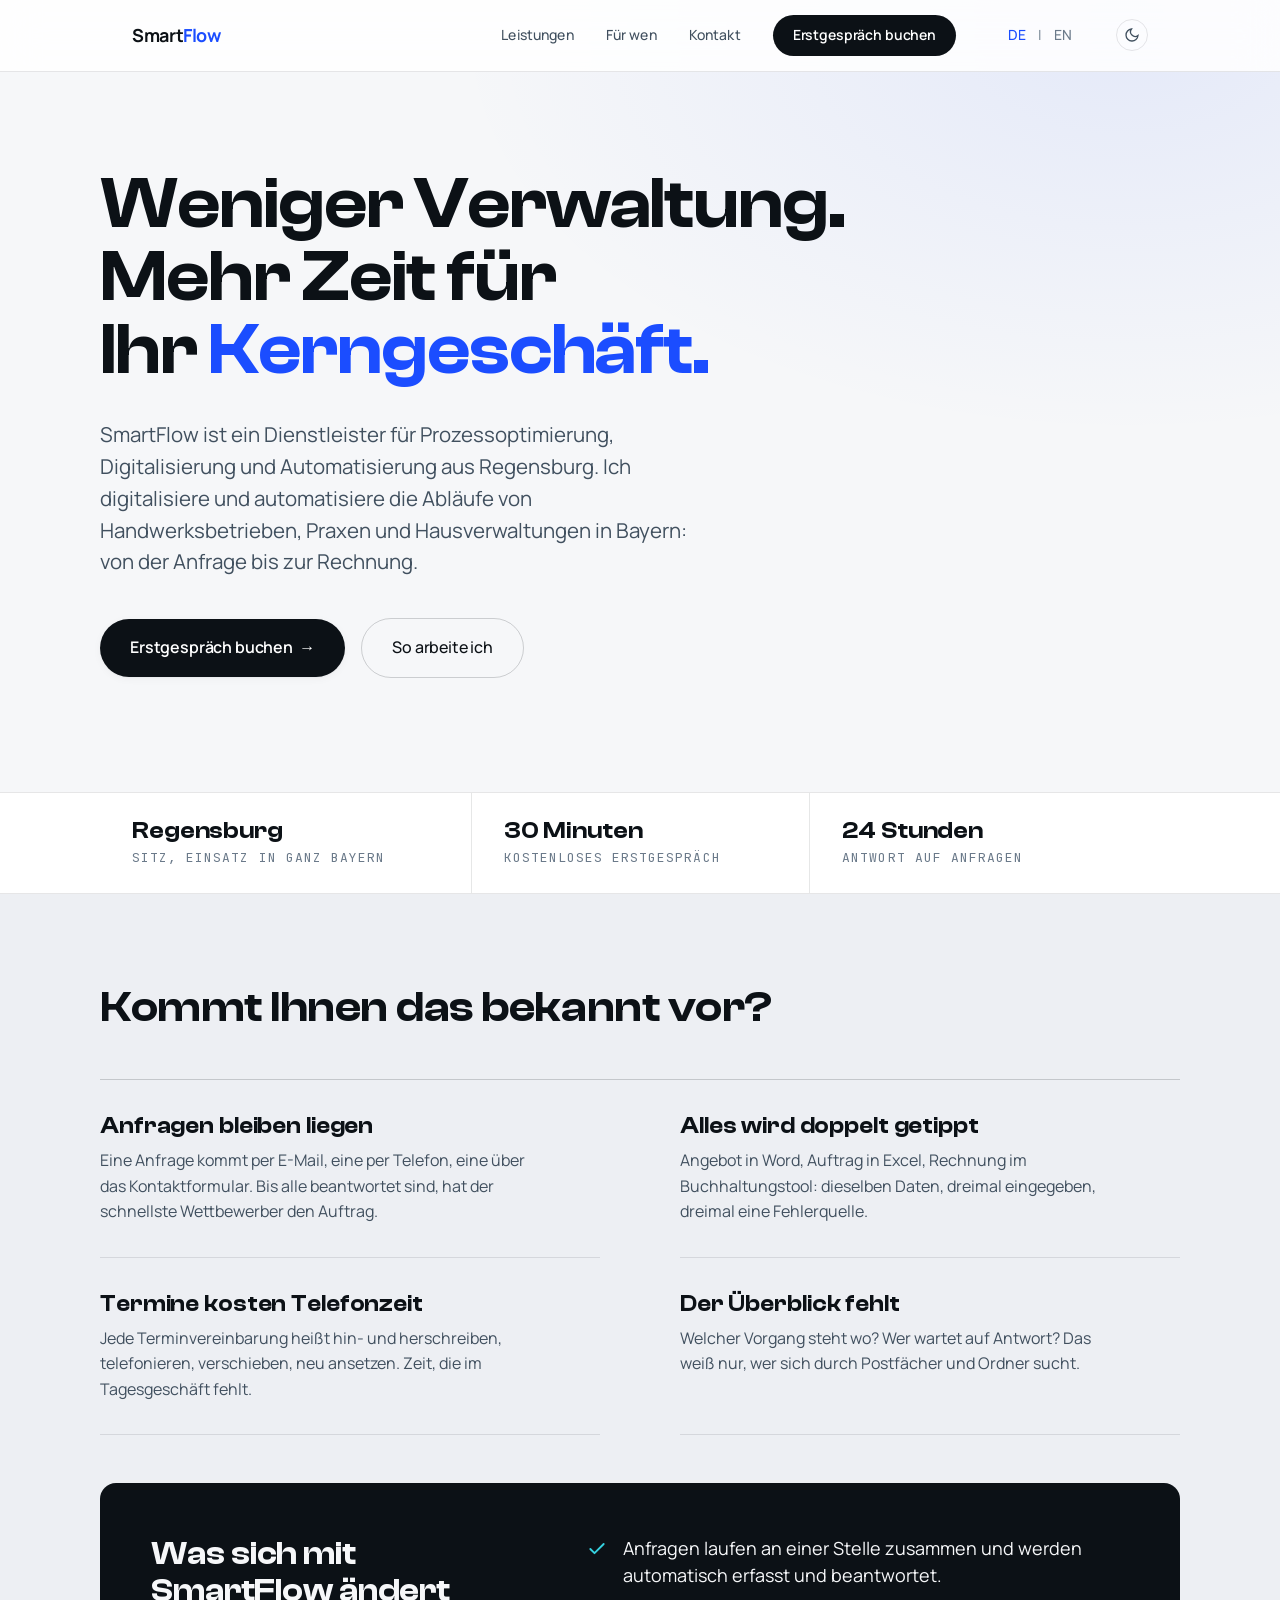
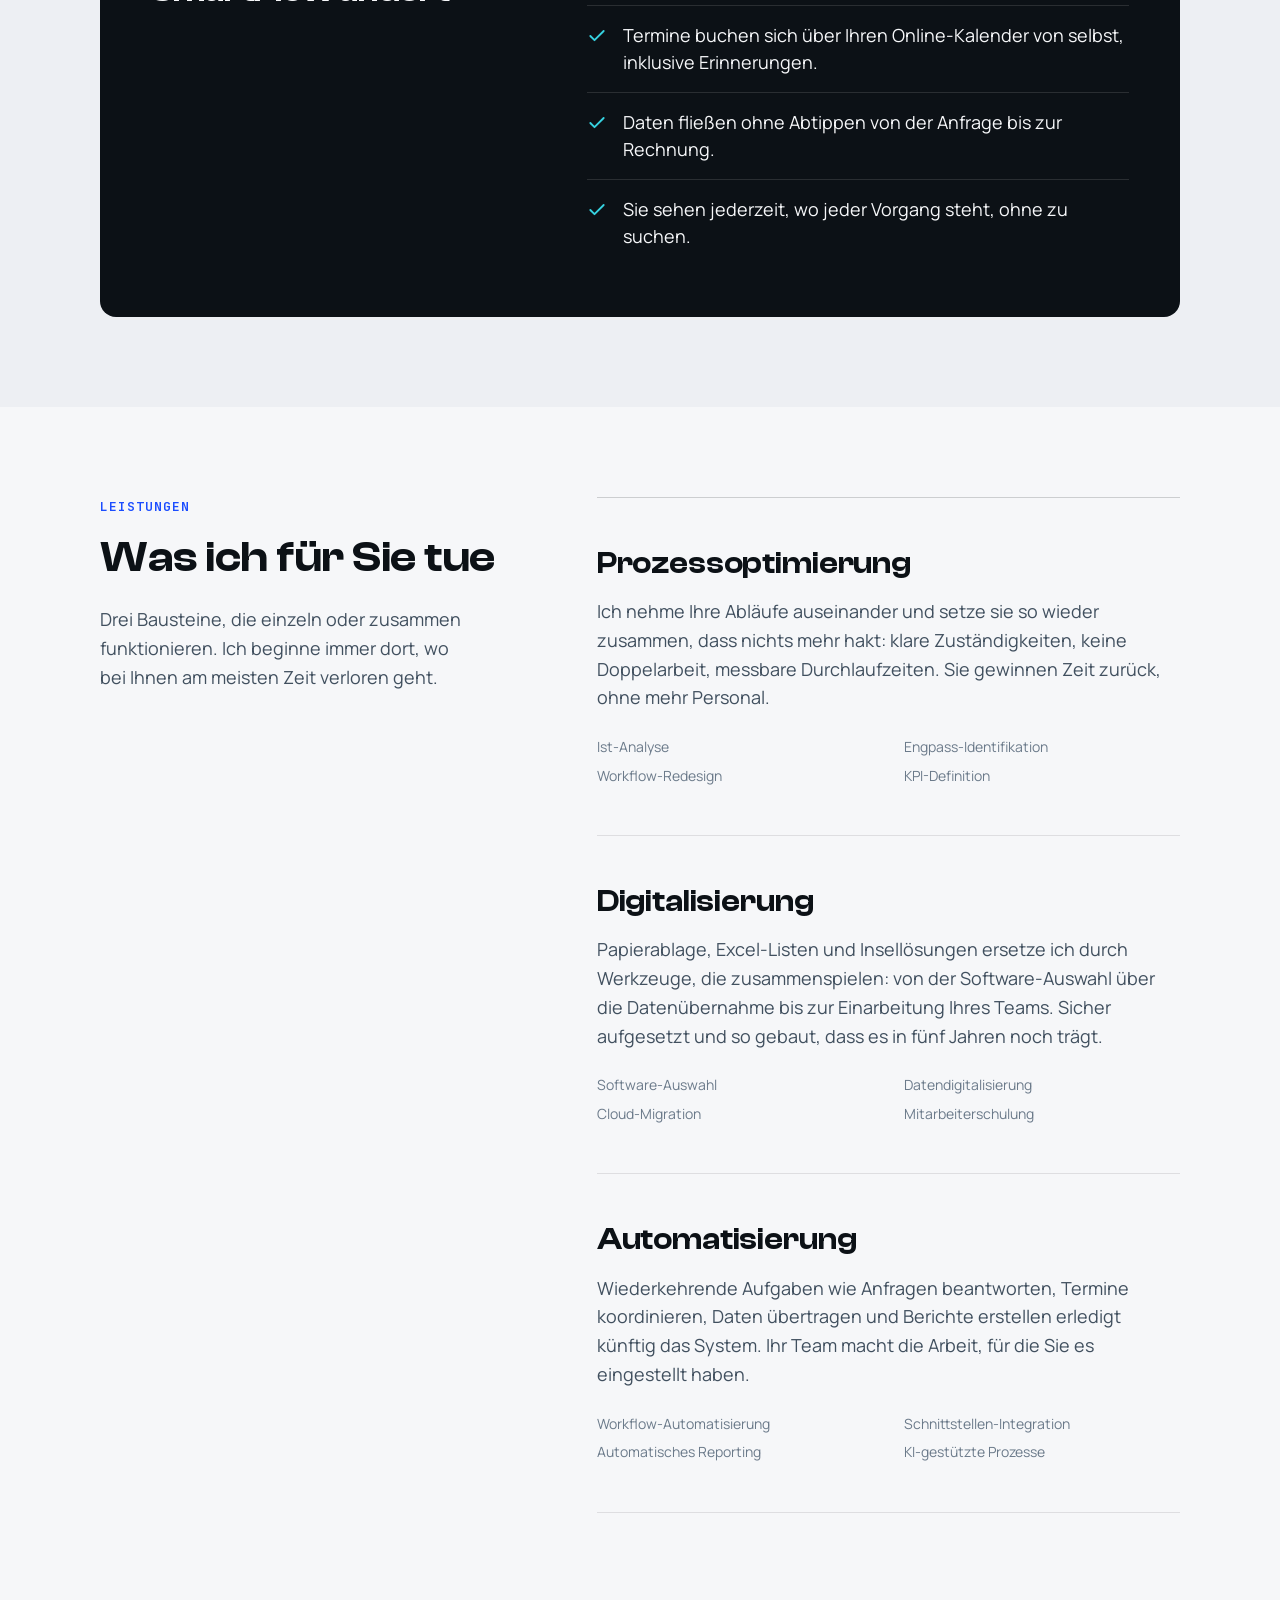
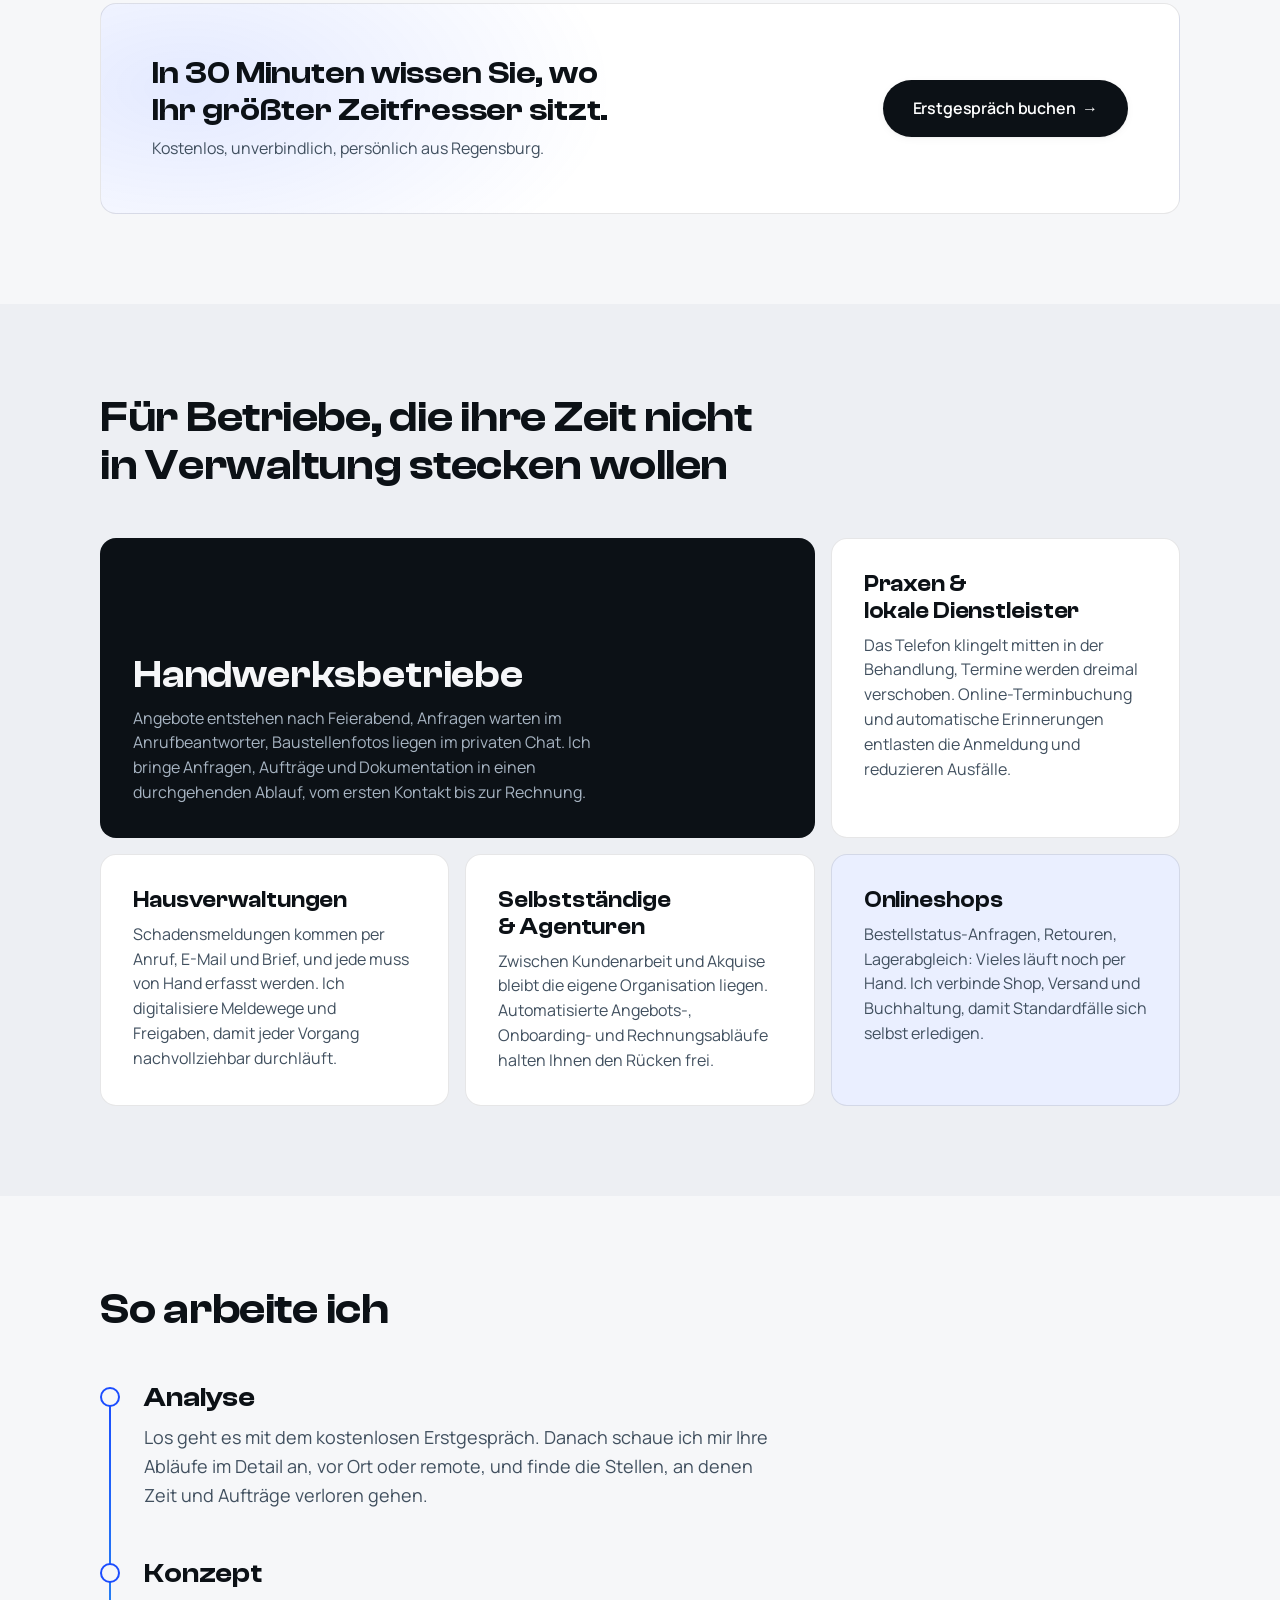
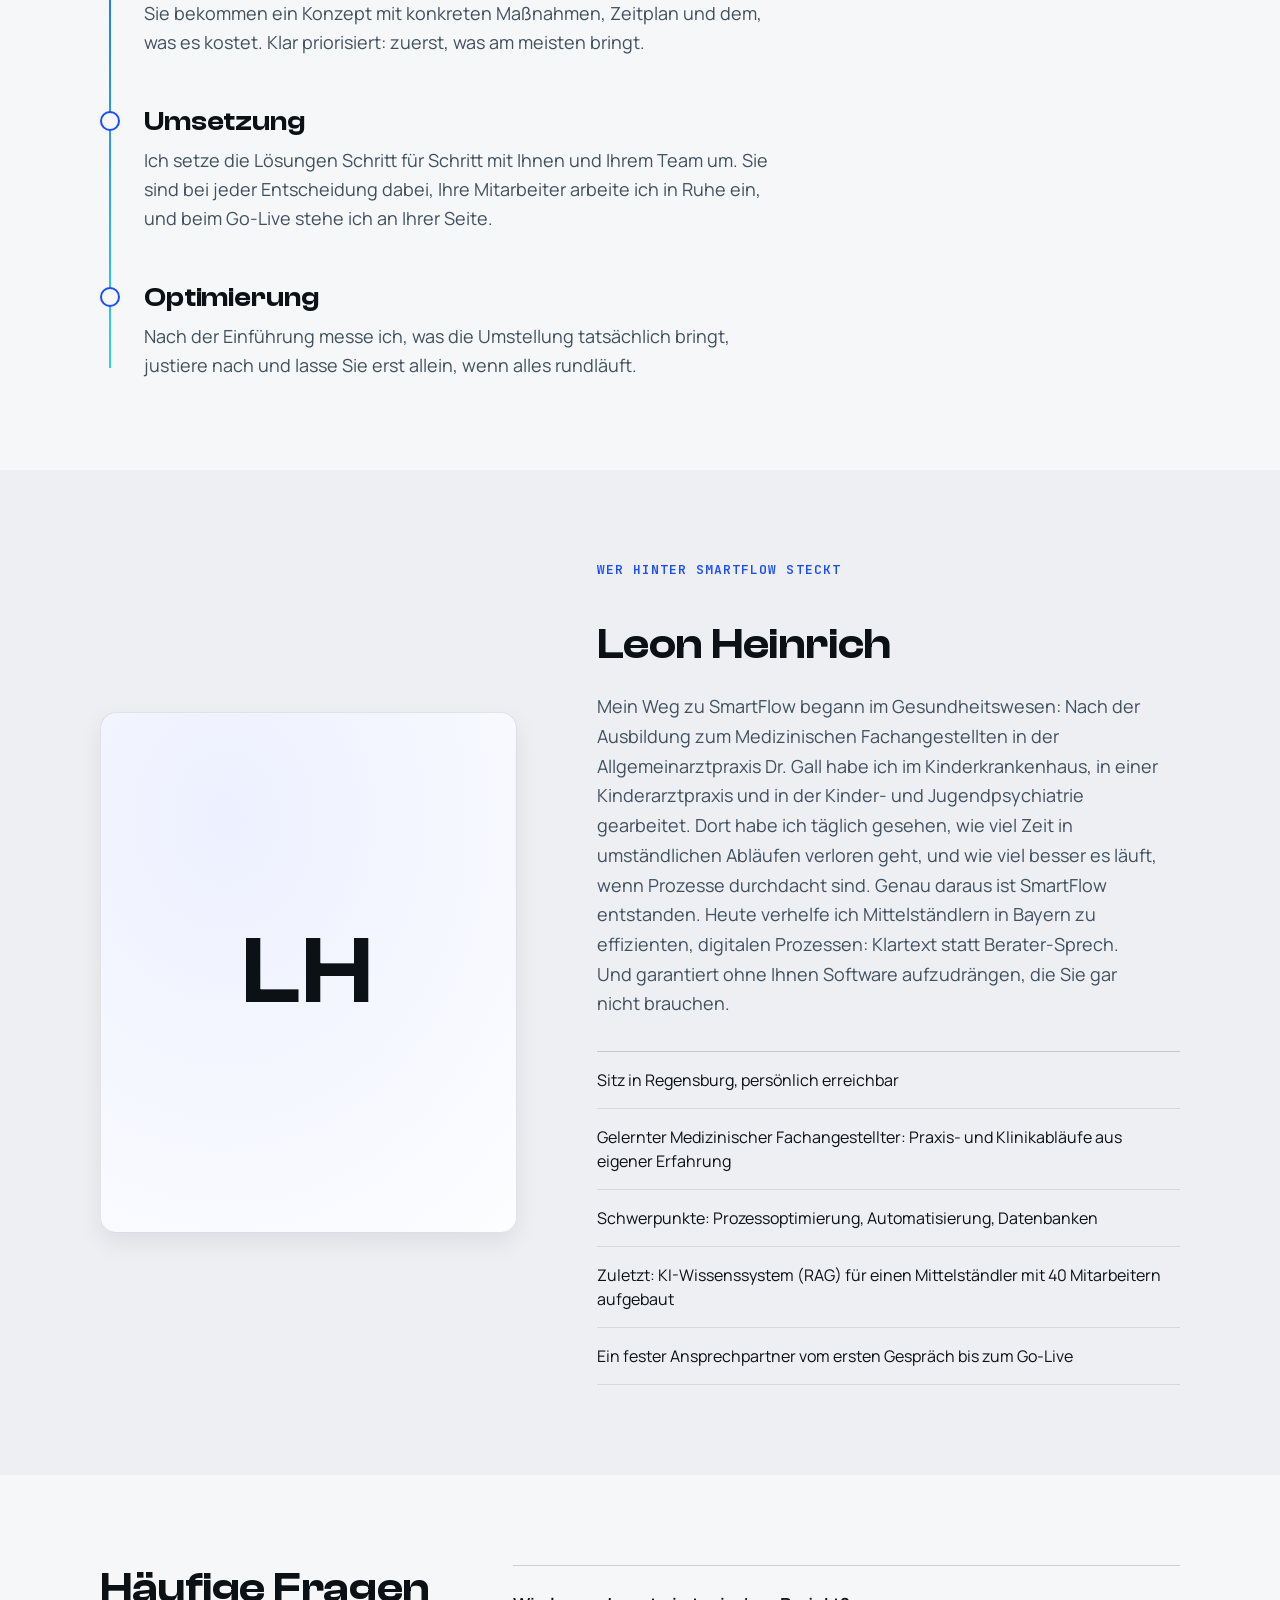
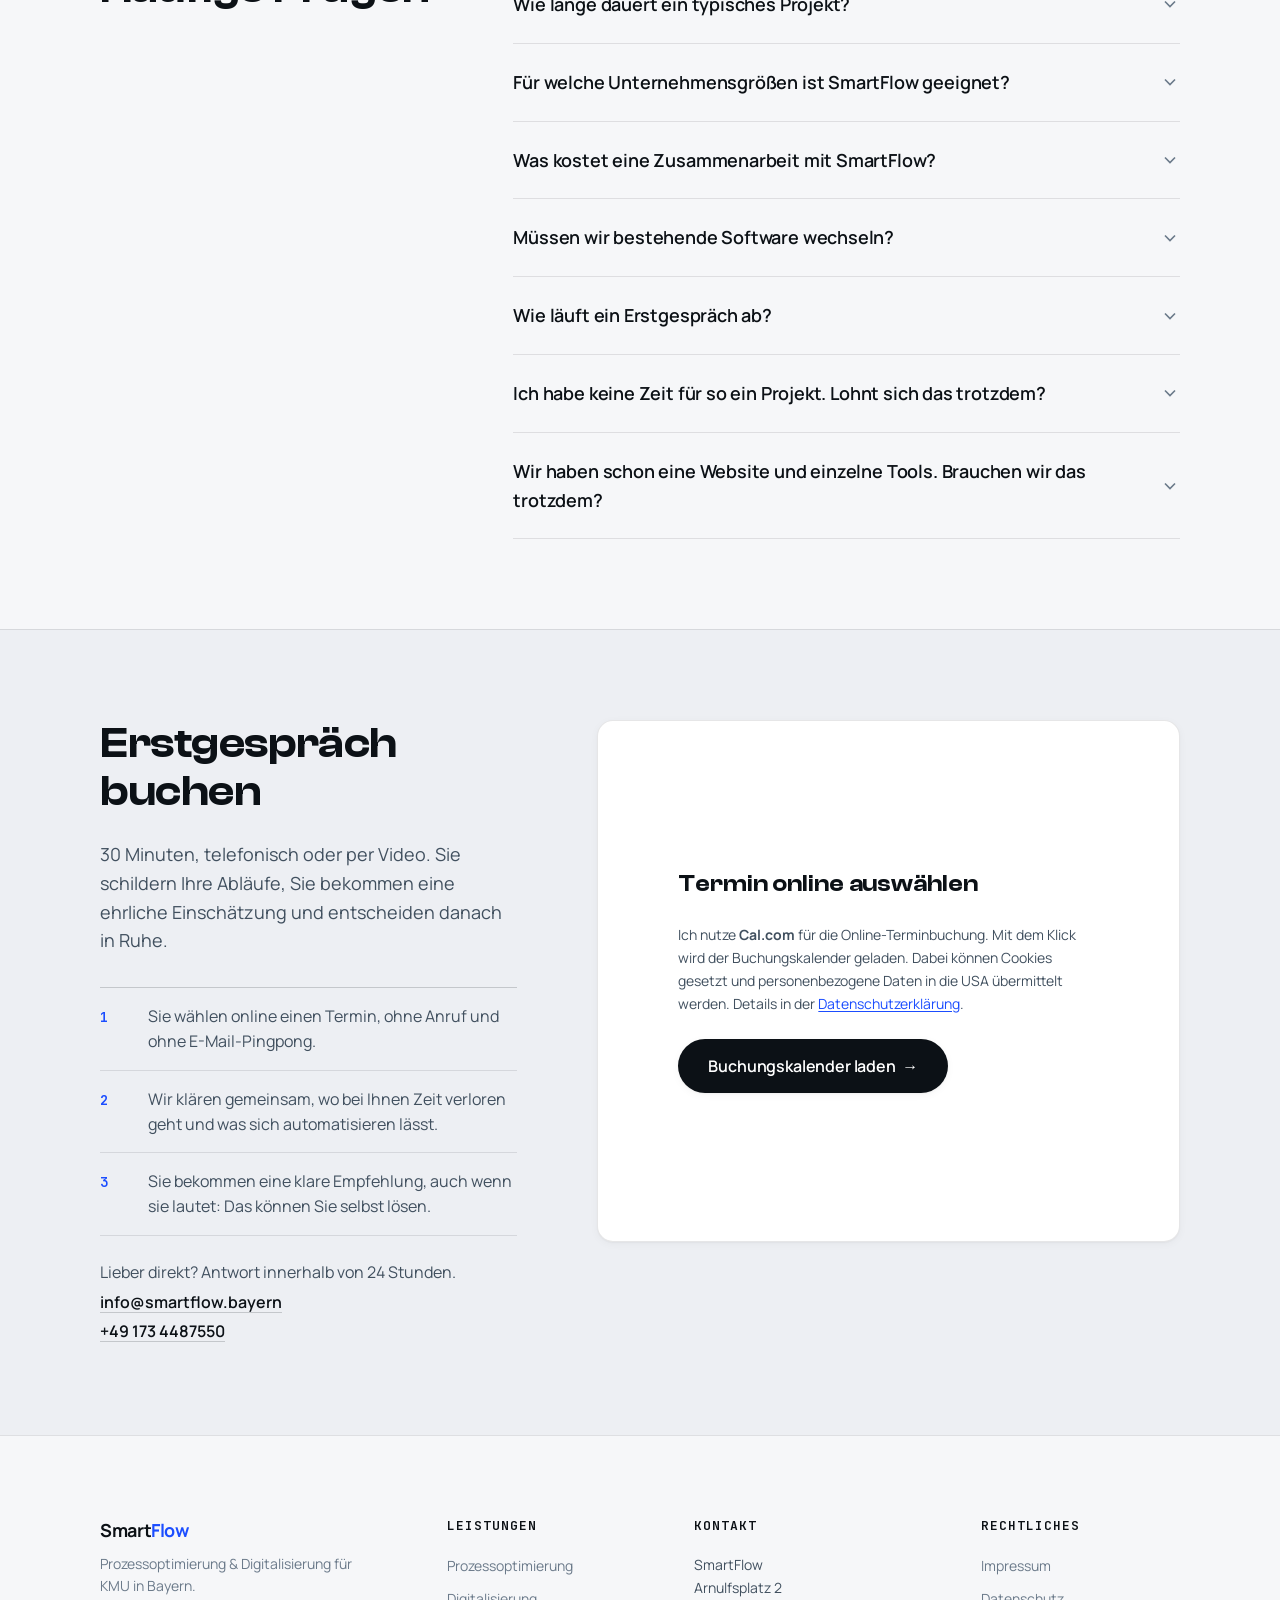
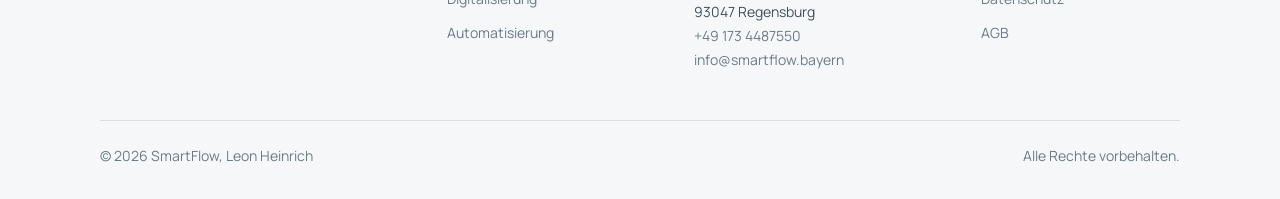
<file: index.html>
<!DOCTYPE html>
<html lang="de">
<head>
  <meta charset="UTF-8" />
  <meta name="viewport" content="width=device-width, initial-scale=1.0" />

  <!-- SEO -->
  <title>SmartFlow Regensburg | Prozessoptimierung & Digitalisierung</title>
  <meta name="description" content="SmartFlow in Regensburg: Prozessoptimierung, Digitalisierung und Automatisierung für KMU in Bayern. Kostenloses Erstgespräch buchen." />
  <link rel="canonical" href="https://smartflow.bayern/" />

  <!-- hreflang -->
  <link rel="alternate" hreflang="de" href="https://smartflow.bayern/" />
  <link rel="alternate" hreflang="en" href="https://smartflow.bayern/en/" />
  <link rel="alternate" hreflang="x-default" href="https://smartflow.bayern/" />

  <!-- Favicon -->
  <link rel="icon" type="image/svg+xml" href="favicon.svg" />

  <!-- Open Graph -->
  <meta property="og:type" content="website" />
  <meta property="og:url" content="https://smartflow.bayern/" />
  <meta property="og:title" content="SmartFlow Regensburg | Prozessoptimierung & Digitalisierung" />
  <meta property="og:description" content="SmartFlow: Prozessoptimierung, Digitalisierung und Automatisierung für Ihr Unternehmen. Messbare Ergebnisse." />
  <meta property="og:image" content="https://smartflow.bayern/assets/og-image.jpg" />

  <!-- Twitter Card -->
  <meta name="twitter:card" content="summary_large_image" />
  <meta name="twitter:title" content="SmartFlow Regensburg | Prozessoptimierung & Digitalisierung" />
  <meta name="twitter:description" content="SmartFlow: Prozessoptimierung, Digitalisierung und Automatisierung für Ihr Unternehmen. Messbare Ergebnisse." />
  <meta name="twitter:image" content="https://smartflow.bayern/assets/og-image.jpg" />

  <meta property="og:locale" content="de_DE" />
  <meta name="geo.region" content="DE-BY" />
  <meta name="geo.placename" content="Regensburg" />
  <meta name="geo.position" content="49.0169;12.0952" />
  <meta name="ICBM" content="49.0169, 12.0952" />

  <!-- Font preload: Display-Font trägt die LCP-Headline, Body-Font den Rest -->
  <link rel="preload" as="font" type="font/woff2" href="assets/fonts/clashdisplay.woff2" crossorigin />
  <link rel="preload" as="font" type="font/woff2" href="assets/fonts/manrope.woff2" crossorigin />

  <!-- Stylesheet -->
  <link rel="stylesheet" href="css/styles.min.css" />

  <!-- Structured Data: LocalBusiness, Person, WebSite, WebPage -->
  <script type="application/ld+json">
  {
    "@context": "https://schema.org",
    "@graph": [
      {
        "@type": ["LocalBusiness", "ProfessionalService"],
        "@id": "https://smartflow.bayern/#organization",
        "name": "SmartFlow",
        "alternateName": "SmartFlow Regensburg",
        "founder": { "@id": "https://smartflow.bayern/#leon-heinrich" },
        "address": {
          "@type": "PostalAddress",
          "streetAddress": "Arnulfsplatz 2",
          "postalCode": "93047",
          "addressLocality": "Regensburg",
          "addressRegion": "BY",
          "addressCountry": "DE"
        },
        "geo": {
          "@type": "GeoCoordinates",
          "latitude": 49.0169,
          "longitude": 12.0952
        },
        "email": "info@smartflow.bayern",
        "telephone": "+49 173 4487550",
        "url": "https://smartflow.bayern/",
        "image": "https://smartflow.bayern/assets/og-image.jpg",
        "logo": "https://smartflow.bayern/assets/logo.png",
        "priceRange": "€€",
        "description": "Prozessoptimierung, Digitalisierung und Automatisierung für KMU in Regensburg und Bayern.",
        "areaServed": [
          { "@type": "City", "name": "Regensburg" },
          { "@type": "City", "name": "Landshut" },
          { "@type": "City", "name": "Straubing" },
          { "@type": "City", "name": "Passau" },
          { "@type": "State", "name": "Bayern" }
        ],
        "knowsAbout": [
          "Prozessoptimierung",
          "Digitalisierung",
          "Workflow-Automatisierung",
          "KI-Integration für KMU",
          "Cloud-Migration",
          "Software-Auswahl"
        ],
        "openingHoursSpecification": {
          "@type": "OpeningHoursSpecification",
          "dayOfWeek": ["Monday", "Tuesday", "Wednesday", "Thursday", "Friday"],
          "opens": "09:00",
          "closes": "18:00"
        }
      },
      {
        "@type": "Person",
        "@id": "https://smartflow.bayern/#leon-heinrich",
        "name": "Leon Heinrich",
        "jobTitle": "Inhaber",
        "worksFor": { "@id": "https://smartflow.bayern/#organization" },
        "description": "Gelernter Medizinischer Fachangestellter mit Stationen in Allgemeinarztpraxis, Kinderkrankenhaus, Kinderarztpraxis und Kinder- und Jugendpsychiatrie. Heute optimiert, digitalisiert und automatisiert er als Inhaber von SmartFlow die Prozesse von KMU in Bayern.",
        "knowsAbout": [
          "Prozessoptimierung",
          "Workflow-Automatisierung",
          "Datenbanken",
          "KI-Integration für KMU"
        ]
      },
      {
        "@type": "WebSite",
        "@id": "https://smartflow.bayern/#website",
        "url": "https://smartflow.bayern/",
        "name": "SmartFlow",
        "publisher": { "@id": "https://smartflow.bayern/#organization" },
        "inLanguage": ["de", "en"]
      },
      {
        "@type": "WebPage",
        "@id": "https://smartflow.bayern/#webpage",
        "url": "https://smartflow.bayern/",
        "name": "SmartFlow Regensburg | Prozessoptimierung & Digitalisierung",
        "isPartOf": { "@id": "https://smartflow.bayern/#website" },
        "about": { "@id": "https://smartflow.bayern/#organization" },
        "inLanguage": "de",
        "speakable": {
          "@type": "SpeakableSpecification",
          "cssSelector": [".hero-subtitle", ".about-text"]
        }
      }
    ]
  }
  </script>

  <!-- Structured Data: Services -->
  <script type="application/ld+json">
  {
    "@context": "https://schema.org",
    "@graph": [
      {
        "@type": "Service",
        "@id": "https://smartflow.bayern/#service-prozessoptimierung",
        "serviceType": "Prozessoptimierung",
        "name": "Prozessoptimierung",
        "provider": { "@id": "https://smartflow.bayern/#organization" },
        "areaServed": { "@type": "State", "name": "Bayern" },
        "description": "Ich nehme Ihre Abläufe auseinander und setze sie so wieder zusammen, dass nichts mehr hakt: klare Zuständigkeiten, keine Doppelarbeit, messbare Durchlaufzeiten. Sie gewinnen Zeit zurück, ohne mehr Personal.",
        "offers": {
          "@type": "Offer",
          "price": "0",
          "priceCurrency": "EUR",
          "description": "Kostenfreies Erstgespräch (30 Minuten)"
        }
      },
      {
        "@type": "Service",
        "@id": "https://smartflow.bayern/#service-digitalisierung",
        "serviceType": "Digitalisierung",
        "name": "Digitalisierung",
        "provider": { "@id": "https://smartflow.bayern/#organization" },
        "areaServed": { "@type": "State", "name": "Bayern" },
        "description": "Papierablage, Excel-Listen und Insellösungen ersetze ich durch Werkzeuge, die zusammenspielen: von der Software-Auswahl über die Datenübernahme bis zur Einarbeitung Ihres Teams. Sicher aufgesetzt und so gebaut, dass es in fünf Jahren noch trägt.",
        "offers": {
          "@type": "Offer",
          "price": "0",
          "priceCurrency": "EUR",
          "description": "Kostenfreies Erstgespräch (30 Minuten)"
        }
      },
      {
        "@type": "Service",
        "@id": "https://smartflow.bayern/#service-automatisierung",
        "serviceType": "Workflow-Automatisierung",
        "name": "Automatisierung",
        "provider": { "@id": "https://smartflow.bayern/#organization" },
        "areaServed": { "@type": "State", "name": "Bayern" },
        "description": "Wiederkehrende Aufgaben wie Anfragen beantworten, Termine koordinieren, Daten übertragen und Berichte erstellen erledigt künftig das System. Ihr Team macht die Arbeit, für die Sie es eingestellt haben.",
        "offers": {
          "@type": "Offer",
          "price": "0",
          "priceCurrency": "EUR",
          "description": "Kostenfreies Erstgespräch (30 Minuten)"
        }
      }
    ]
  }
  </script>

  <!-- Structured Data: FAQPage -->
  <script type="application/ld+json">
  {
    "@context": "https://schema.org",
    "@type": "FAQPage",
    "mainEntity": [
      {
        "@type": "Question",
        "name": "Wie lange dauert ein typisches Projekt?",
        "acceptedAnswer": {
          "@type": "Answer",
          "text": "Das hängt ganz vom Umfang ab. Eine erste Prozessanalyse dauert in der Regel 2 bis 4 Wochen. Größere Digitalisierungs- oder Automatisierungsprojekte planen wir gemeinsam mit Ihnen. Meistens bewegen wir uns da im Rahmen von 6 bis 16 Wochen."
        }
      },
      {
        "@type": "Question",
        "name": "Für welche Unternehmensgrößen ist SmartFlow geeignet?",
        "acceptedAnswer": {
          "@type": "Answer",
          "text": "Ich bin genau auf mittelständische und kleinere Betriebe spezialisiert, vom Handwerker mit 3 Mitarbeitern bis zum etablierten regionalen Unternehmen. Meine Lösungen sind passgenau für diese Größe gemacht und bleiben dabei bezahlbar."
        }
      },
      {
        "@type": "Question",
        "name": "Was kostet eine Zusammenarbeit mit SmartFlow?",
        "acceptedAnswer": {
          "@type": "Answer",
          "text": "Das Erstgespräch ist kostenlos und unverbindlich. Was eine Zusammenarbeit danach kostet, hängt vom Umfang ab: wie viele Prozesse betroffen sind, ob bestehende Software angebunden oder neue eingeführt wird und wie viel Einarbeitung Ihr Team braucht. Nach der Analyse erhalten Sie ein Festpreisangebot. Sie wissen also vor der Umsetzung, was auf Sie zukommt. Kleinere Automatisierungen sind entsprechend günstiger als komplette Digitalisierungsprojekte."
        }
      },
      {
        "@type": "Question",
        "name": "Müssen wir bestehende Software wechseln?",
        "acceptedAnswer": {
          "@type": "Answer",
          "text": "Nicht unbedingt. Ich analysiere zunächst, ob Ihre bestehenden Tools optimal genutzt werden können. Oft lassen sich durch bessere Konfiguration oder Schnittstellen große Verbesserungen erzielen, ohne komplett neue Software einzuführen."
        }
      },
      {
        "@type": "Question",
        "name": "Wie läuft ein Erstgespräch ab?",
        "acceptedAnswer": {
          "@type": "Answer",
          "text": "Ganz entspannt und ohne Verkaufsdruck. In rund 30 Minuten (telefonisch oder per Video) erzählen Sie mir einfach, wo bei Ihnen gerade der Schuh drückt und was Sie erreichen möchten. Ich höre zu, stelle ein paar gezielte Fragen und sage Ihnen dann ehrlich, ob und wie ich Ihnen weiterhelfen kann. Sie gehen mit einer klaren Einschätzung aus dem Gespräch, ganz gleich, ob wir danach zusammenarbeiten oder nicht."
        }
      },
      {
        "@type": "Question",
        "name": "Ich habe keine Zeit für so ein Projekt. Lohnt sich das trotzdem?",
        "acceptedAnswer": {
          "@type": "Answer",
          "text": "Gerade dann. Ich plane die Einführung so, dass Ihr Tagesgeschäft weiterläuft: Vorbereitung und Umsetzung übernehme ich, Sie treffen die Entscheidungen. Ihr Zeiteinsatz ist planbar und überschaubar, und die Zeitfresser, die Sie heute bremsen, sind danach weg."
        }
      },
      {
        "@type": "Question",
        "name": "Wir haben schon eine Website und einzelne Tools. Brauchen wir das trotzdem?",
        "acceptedAnswer": {
          "@type": "Answer",
          "text": "Eine Website und einzelne Tools sind der Anfang. Entscheidend ist, ob sie zusammenspielen: Wenn Anfragen von der Website von Hand in Excel übertragen werden oder Termine weiter übers Telefon laufen, verschenken Sie den größten Teil des Nutzens. Genau diese Verbindungen baue ich."
        }
      }
    ]
  }
  </script>
</head>
<body>

  <a class="skip-link" href="#main">Zum Inhalt springen</a>

  <!-- ================================================
       HEADER / NAVIGATION
       ================================================ -->
  <header class="header" id="header">
    <nav class="nav">
      <a href="/" class="logo-text" aria-label="SmartFlow Startseite">Smart<span class="accent">Flow</span></a>

      <div class="nav-links">
        <a href="#services" class="nav-link">Leistungen</a>
        <a href="#audiences" class="nav-link">Für wen</a>
        <a href="#contact" class="nav-link">Kontakt</a>
        <a href="#contact" class="nav-cta">Erstgespräch buchen</a>

        <div class="lang-toggle">
          <span class="lang-btn current" aria-current="true">DE</span>
          <span class="lang-separator">|</span>
          <a href="en/index.html" class="lang-btn">EN</a>
        </div>

        <button class="theme-toggle" id="theme-toggle" aria-label="Farbschema wechseln">
          <svg class="icon-sun" width="16" height="16" viewBox="0 0 24 24" fill="none" stroke="currentColor" stroke-width="2"><circle cx="12" cy="12" r="5"/><path d="M12 1v2M12 21v2M4.22 4.22l1.42 1.42M18.36 18.36l1.42 1.42M1 12h2M21 12h2M4.22 19.78l1.42-1.42M18.36 5.64l1.42-1.42"/></svg>
          <svg class="icon-moon" width="16" height="16" viewBox="0 0 24 24" fill="none" stroke="currentColor" stroke-width="2"><path d="M21 12.79A9 9 0 1 1 11.21 3 7 7 0 0 0 21 12.79z"/></svg>
        </button>
      </div>

      <button class="nav-hamburger" id="hamburger" aria-label="Menü öffnen" aria-expanded="false" aria-controls="mobile-menu">
        <span></span>
        <span></span>
        <span></span>
      </button>
    </nav>
  </header>

  <!-- Mobile Menu -->
  <div class="mobile-menu" id="mobile-menu" aria-hidden="true">
    <a href="#services" class="nav-link">Leistungen</a>
    <a href="#audiences" class="nav-link">Für wen</a>
    <a href="#contact" class="nav-link">Kontakt</a>
    <a href="#contact" class="nav-cta">Erstgespräch buchen</a>
    <div class="lang-toggle">
      <span class="lang-btn current" aria-current="true">DE</span>
      <span class="lang-separator">|</span>
      <a href="en/index.html" class="lang-btn">EN</a>
    </div>
  </div>

  <main id="main">

    <!-- ================================================
         HERO
         ================================================ -->
    <section class="hero" id="hero">
      <div class="hero-inner">
        <div class="hero-content">
          <h1 class="hero-title">
            Weniger Verwaltung. Mehr Zeit für Ihr <span class="accent">Kerngeschäft.</span>
          </h1>
          <p class="hero-subtitle">
            SmartFlow ist ein Dienstleister für Prozessoptimierung, Digitalisierung und
            Automatisierung aus Regensburg. Ich digitalisiere und automatisiere die Abläufe
            von Handwerksbetrieben, Praxen und Hausverwaltungen in Bayern: von der Anfrage
            bis zur Rechnung.
          </p>
          <div class="hero-actions">
            <a href="#contact" class="btn-cta">Erstgespräch buchen <span class="btn-arrow" aria-hidden="true">&rarr;</span></a>
            <a href="#process" class="btn-secondary">So arbeite ich</a>
          </div>
        </div>
      </div>
    </section>

    <!-- Fakten-Leiste: drei nachprüfbare Aussagen, direkt unter dem Hero -->
    <section class="facts" aria-label="Auf einen Blick">
      <div class="facts-inner">
        <div class="fact">
          <span class="fact-value">Regensburg</span>
          <span class="fact-label">Sitz, Einsatz in ganz Bayern</span>
        </div>
        <div class="fact">
          <span class="fact-value">30 Minuten</span>
          <span class="fact-label">Kostenloses Erstgespräch</span>
        </div>
        <div class="fact">
          <span class="fact-value">24 Stunden</span>
          <span class="fact-label">Antwort auf Anfragen</span>
        </div>
      </div>
    </section>

    <!-- ================================================
         PROBLEM / NUTZEN
         ================================================ -->
    <section class="pains-section" id="pains">
      <div class="container">
        <h2 class="section-title fade-in">Kommt Ihnen das bekannt vor?</h2>

        <div class="pain-grid stagger">
          <div class="pain fade-in">
            <h3 class="pain-title">Anfragen bleiben liegen</h3>
            <p class="pain-text">Eine Anfrage kommt per E-Mail, eine per Telefon, eine über das Kontaktformular. Bis alle beantwortet sind, hat der schnellste Wettbewerber den Auftrag.</p>
          </div>
          <div class="pain fade-in">
            <h3 class="pain-title">Alles wird doppelt getippt</h3>
            <p class="pain-text">Angebot in Word, Auftrag in Excel, Rechnung im Buchhaltungstool: dieselben Daten, dreimal eingegeben, dreimal eine Fehlerquelle.</p>
          </div>
          <div class="pain fade-in">
            <h3 class="pain-title">Termine kosten Telefonzeit</h3>
            <p class="pain-text">Jede Terminvereinbarung heißt hin- und herschreiben, telefonieren, verschieben, neu ansetzen. Zeit, die im Tagesgeschäft fehlt.</p>
          </div>
          <div class="pain fade-in">
            <h3 class="pain-title">Der Überblick fehlt</h3>
            <p class="pain-text">Welcher Vorgang steht wo? Wer wartet auf Antwort? Das weiß nur, wer sich durch Postfächer und Ordner sucht.</p>
          </div>
        </div>

        <div class="outcome-panel fade-in">
          <h3 class="outcome-title">Was sich mit SmartFlow ändert</h3>
          <ul class="outcome-list" role="list">
            <li>
              <svg viewBox="0 0 24 24" fill="none" stroke="currentColor" stroke-width="2.25" stroke-linecap="round" stroke-linejoin="round" aria-hidden="true"><path d="M20 6 9 17l-5-5"/></svg>
              <span>Anfragen laufen an einer Stelle zusammen und werden automatisch erfasst und beantwortet.</span>
            </li>
            <li>
              <svg viewBox="0 0 24 24" fill="none" stroke="currentColor" stroke-width="2.25" stroke-linecap="round" stroke-linejoin="round" aria-hidden="true"><path d="M20 6 9 17l-5-5"/></svg>
              <span>Termine buchen sich über Ihren Online-Kalender von selbst, inklusive Erinnerungen.</span>
            </li>
            <li>
              <svg viewBox="0 0 24 24" fill="none" stroke="currentColor" stroke-width="2.25" stroke-linecap="round" stroke-linejoin="round" aria-hidden="true"><path d="M20 6 9 17l-5-5"/></svg>
              <span>Daten fließen ohne Abtippen von der Anfrage bis zur Rechnung.</span>
            </li>
            <li>
              <svg viewBox="0 0 24 24" fill="none" stroke="currentColor" stroke-width="2.25" stroke-linecap="round" stroke-linejoin="round" aria-hidden="true"><path d="M20 6 9 17l-5-5"/></svg>
              <span>Sie sehen jederzeit, wo jeder Vorgang steht, ohne zu suchen.</span>
            </li>
          </ul>
        </div>
      </div>
    </section>

    <!-- ================================================
         LEISTUNGEN
         ================================================ -->
    <section class="services-section" id="services">
      <div class="services-layout">
        <div class="services-rail fade-in">
          <p class="section-label">Leistungen</p>
          <h2 class="section-title">Was ich für Sie tue</h2>
          <p class="services-intro">Drei Bausteine, die einzeln oder zusammen funktionieren. Ich beginne immer dort, wo bei Ihnen am meisten Zeit verloren geht.</p>
        </div>

        <div class="services-list stagger">
          <article class="service fade-in">
            <h3 class="service-title">Prozessoptimierung</h3>
            <p class="service-description">
              Ich nehme Ihre Abläufe auseinander und setze sie so wieder zusammen, dass nichts mehr hakt: klare Zuständigkeiten, keine Doppelarbeit, messbare Durchlaufzeiten. Sie gewinnen Zeit zurück, ohne mehr Personal.
            </p>
            <ul class="service-scope" role="list" aria-label="Umfang">
              <li>Ist-Analyse</li>
              <li>Engpass-Identifikation</li>
              <li>Workflow-Redesign</li>
              <li>KPI-Definition</li>
            </ul>
          </article>

          <article class="service fade-in">
            <h3 class="service-title">Digitalisierung</h3>
            <p class="service-description">
              Papierablage, Excel-Listen und Insellösungen ersetze ich durch Werkzeuge, die zusammenspielen: von der Software-Auswahl über die Datenübernahme bis zur Einarbeitung Ihres Teams. Sicher aufgesetzt und so gebaut, dass es in fünf Jahren noch trägt.
            </p>
            <ul class="service-scope" role="list" aria-label="Umfang">
              <li>Software-Auswahl</li>
              <li>Datendigitalisierung</li>
              <li>Cloud-Migration</li>
              <li>Mitarbeiterschulung</li>
            </ul>
          </article>

          <article class="service fade-in">
            <h3 class="service-title">Automatisierung</h3>
            <p class="service-description">
              Wiederkehrende Aufgaben wie Anfragen beantworten, Termine koordinieren, Daten übertragen und Berichte erstellen erledigt künftig das System. Ihr Team macht die Arbeit, für die Sie es eingestellt haben.
            </p>
            <ul class="service-scope" role="list" aria-label="Umfang">
              <li>Workflow-Automatisierung</li>
              <li>Schnittstellen-Integration</li>
              <li>Automatisches Reporting</li>
              <li>KI-gestützte Prozesse</li>
            </ul>
          </article>
        </div>
      </div>
    </section>

    <!-- CTA-Panel nach den Leistungen -->
    <aside class="cta-section" aria-label="Erstgespräch buchen">
      <div class="cta-panel fade-in">
        <div class="cta-panel-text">
          <h2 class="cta-panel-title">In 30 Minuten wissen Sie, wo Ihr größter Zeitfresser sitzt.</h2>
          <p class="cta-panel-sub">Kostenlos, unverbindlich, persönlich aus Regensburg.</p>
        </div>
        <a href="#contact" class="btn-cta">Erstgespräch buchen <span class="btn-arrow" aria-hidden="true">&rarr;</span></a>
      </div>
    </aside>

    <!-- ================================================
         FÜR WEN
         ================================================ -->
    <section class="audiences-section" id="audiences">
      <div class="container">
        <h2 class="section-title fade-in">Für Betriebe, die ihre Zeit nicht in Verwaltung stecken wollen</h2>

        <div class="bento stagger">
          <div class="bento-cell bento-anchor fade-in">
            <h3 class="bento-title">Handwerksbetriebe</h3>
            <p class="bento-text">Angebote entstehen nach Feierabend, Anfragen warten im Anrufbeantworter, Baustellenfotos liegen im privaten Chat. Ich bringe Anfragen, Aufträge und Dokumentation in einen durchgehenden Ablauf, vom ersten Kontakt bis zur Rechnung.</p>
          </div>
          <div class="bento-cell fade-in">
            <h3 class="bento-title">Praxen &amp; lokale Dienstleister</h3>
            <p class="bento-text">Das Telefon klingelt mitten in der Behandlung, Termine werden dreimal verschoben. Online-Terminbuchung und automatische Erinnerungen entlasten die Anmeldung und reduzieren Ausfälle.</p>
          </div>
          <div class="bento-cell fade-in">
            <h3 class="bento-title">Hausverwaltungen</h3>
            <p class="bento-text">Schadensmeldungen kommen per Anruf, E-Mail und Brief, und jede muss von Hand erfasst werden. Ich digitalisiere Meldewege und Freigaben, damit jeder Vorgang nachvollziehbar durchläuft.</p>
          </div>
          <div class="bento-cell fade-in">
            <h3 class="bento-title">Selbstständige &amp; Agenturen</h3>
            <p class="bento-text">Zwischen Kundenarbeit und Akquise bleibt die eigene Organisation liegen. Automatisierte Angebots-, Onboarding- und Rechnungsabläufe halten Ihnen den Rücken frei.</p>
          </div>
          <div class="bento-cell bento-tint fade-in">
            <h3 class="bento-title">Onlineshops</h3>
            <p class="bento-text">Bestellstatus-Anfragen, Retouren, Lagerabgleich: Vieles läuft noch per Hand. Ich verbinde Shop, Versand und Buchhaltung, damit Standardfälle sich selbst erledigen.</p>
          </div>
        </div>
      </div>
    </section>

    <!-- ================================================
         ABLAUF
         ================================================ -->
    <section class="process-section" id="process">
      <div class="container">
        <h2 class="section-title fade-in">So arbeite ich</h2>

        <ol class="timeline" id="timeline">
          <li class="timeline-step fade-in">
            <span class="timeline-node" style="--i:0" aria-hidden="true"></span>
            <h3 class="timeline-title">Analyse</h3>
            <p class="timeline-text">Los geht es mit dem kostenlosen Erstgespräch. Danach schaue ich mir Ihre Abläufe im Detail an, vor Ort oder remote, und finde die Stellen, an denen Zeit und Aufträge verloren gehen.</p>
          </li>
          <li class="timeline-step fade-in">
            <span class="timeline-node" style="--i:1" aria-hidden="true"></span>
            <h3 class="timeline-title">Konzept</h3>
            <p class="timeline-text">Sie bekommen ein Konzept mit konkreten Maßnahmen, Zeitplan und dem, was es kostet. Klar priorisiert: zuerst, was am meisten bringt.</p>
          </li>
          <li class="timeline-step fade-in">
            <span class="timeline-node" style="--i:2" aria-hidden="true"></span>
            <h3 class="timeline-title">Umsetzung</h3>
            <p class="timeline-text">Ich setze die Lösungen Schritt für Schritt mit Ihnen und Ihrem Team um. Sie sind bei jeder Entscheidung dabei, Ihre Mitarbeiter arbeite ich in Ruhe ein, und beim Go-Live stehe ich an Ihrer Seite.</p>
          </li>
          <li class="timeline-step fade-in">
            <span class="timeline-node" style="--i:3" aria-hidden="true"></span>
            <h3 class="timeline-title">Optimierung</h3>
            <p class="timeline-text">Nach der Einführung messe ich, was die Umstellung tatsächlich bringt, justiere nach und lasse Sie erst allein, wenn alles rundläuft.</p>
          </li>
        </ol>
      </div>
    </section>

    <!-- ================================================
         ÜBER
         ================================================ -->
    <section class="about-section" id="about">
      <div class="about-grid fade-in">
        <!-- TODO: Echtes Porträt als assets/leon-heinrich.jpg (4:5, min. 800x1000) einsetzen und
             diesen Platzhalter durch <img class="about-image" src="assets/leon-heinrich.jpg" alt="Leon Heinrich, Inhaber von SmartFlow"> ersetzen. -->
        <div class="about-image about-portrait" aria-hidden="true">
          <span class="about-portrait-monogram">LH</span>
        </div>
        <div class="about-body">
          <p class="section-label">Wer hinter SmartFlow steckt</p>
          <h2 class="section-title">Leon Heinrich</h2>
          <p class="about-text">
            Mein Weg zu SmartFlow begann im Gesundheitswesen: Nach der Ausbildung zum
            Medizinischen Fachangestellten in der Allgemeinarztpraxis Dr. Gall habe ich
            im Kinderkrankenhaus, in einer Kinderarztpraxis und in der Kinder- und
            Jugendpsychiatrie gearbeitet. Dort habe ich täglich gesehen, wie viel Zeit
            in umständlichen Abläufen verloren geht, und wie viel besser es läuft,
            wenn Prozesse durchdacht sind. Genau daraus ist SmartFlow entstanden.
            Heute verhelfe ich Mittelständlern in Bayern zu effizienten, digitalen
            Prozessen: Klartext statt Berater-Sprech. Und garantiert ohne Ihnen
            Software aufzudrängen, die Sie gar nicht brauchen.
          </p>
          <ul class="about-credentials" role="list">
            <li>Sitz in Regensburg, persönlich erreichbar</li>
            <li>Gelernter Medizinischer Fachangestellter: Praxis- und Klinikabläufe aus eigener Erfahrung</li>
            <li>Schwerpunkte: Prozessoptimierung, Automatisierung, Datenbanken</li>
            <li>Zuletzt: KI-Wissenssystem (RAG) für einen Mittelständler mit 40 Mitarbeitern aufgebaut</li>
            <li>Ein fester Ansprechpartner vom ersten Gespräch bis zum Go-Live</li>
          </ul>
        </div>
      </div>
    </section>

    <!-- ================================================
         FAQ
         ================================================ -->
    <section class="faq-section" id="faq">
      <div class="faq-layout">
        <h2 class="section-title fade-in">Häufige Fragen</h2>

        <div class="faq-list stagger">
          <details class="faq-item fade-in">
            <summary class="faq-question">
              <span>Wie lange dauert ein typisches Projekt?</span>
              <svg class="faq-chevron" width="20" height="20" viewBox="0 0 24 24" fill="none" stroke="currentColor" stroke-width="2" aria-hidden="true"><path d="m6 9 6 6 6-6"/></svg>
            </summary>
            <div class="faq-answer">
              <p>Das hängt ganz vom Umfang ab. Eine erste Prozessanalyse dauert in der Regel 2 bis 4 Wochen. Größere Digitalisierungs- oder Automatisierungsprojekte planen wir gemeinsam mit Ihnen. Meistens bewegen wir uns da im Rahmen von 6 bis 16 Wochen.</p>
            </div>
          </details>

          <details class="faq-item fade-in">
            <summary class="faq-question">
              <span>Für welche Unternehmensgrößen ist SmartFlow geeignet?</span>
              <svg class="faq-chevron" width="20" height="20" viewBox="0 0 24 24" fill="none" stroke="currentColor" stroke-width="2" aria-hidden="true"><path d="m6 9 6 6 6-6"/></svg>
            </summary>
            <div class="faq-answer">
              <p>Ich bin genau auf mittelständische und kleinere Betriebe spezialisiert, vom Handwerker mit 3 Mitarbeitern bis zum etablierten regionalen Unternehmen. Meine Lösungen sind passgenau für diese Größe gemacht und bleiben dabei bezahlbar.</p>
            </div>
          </details>

          <details class="faq-item fade-in">
            <summary class="faq-question">
              <span>Was kostet eine Zusammenarbeit mit SmartFlow?</span>
              <svg class="faq-chevron" width="20" height="20" viewBox="0 0 24 24" fill="none" stroke="currentColor" stroke-width="2" aria-hidden="true"><path d="m6 9 6 6 6-6"/></svg>
            </summary>
            <div class="faq-answer">
              <p>Das Erstgespräch ist kostenlos und unverbindlich. Was eine Zusammenarbeit danach kostet, hängt vom Umfang ab: wie viele Prozesse betroffen sind, ob bestehende Software angebunden oder neue eingeführt wird und wie viel Einarbeitung Ihr Team braucht. Nach der Analyse erhalten Sie ein Festpreisangebot. Sie wissen also vor der Umsetzung, was auf Sie zukommt. Kleinere Automatisierungen sind entsprechend günstiger als komplette Digitalisierungsprojekte.</p>
            </div>
          </details>

          <details class="faq-item fade-in">
            <summary class="faq-question">
              <span>Müssen wir bestehende Software wechseln?</span>
              <svg class="faq-chevron" width="20" height="20" viewBox="0 0 24 24" fill="none" stroke="currentColor" stroke-width="2" aria-hidden="true"><path d="m6 9 6 6 6-6"/></svg>
            </summary>
            <div class="faq-answer">
              <p>Nicht unbedingt. Ich analysiere zunächst, ob Ihre bestehenden Tools optimal genutzt werden können. Oft lassen sich durch bessere Konfiguration oder Schnittstellen große Verbesserungen erzielen, ohne komplett neue Software einzuführen.</p>
            </div>
          </details>

          <details class="faq-item fade-in">
            <summary class="faq-question">
              <span>Wie läuft ein Erstgespräch ab?</span>
              <svg class="faq-chevron" width="20" height="20" viewBox="0 0 24 24" fill="none" stroke="currentColor" stroke-width="2" aria-hidden="true"><path d="m6 9 6 6 6-6"/></svg>
            </summary>
            <div class="faq-answer">
              <p>Ganz entspannt und ohne Verkaufsdruck. In rund 30 Minuten (telefonisch oder per Video) erzählen Sie mir einfach, wo bei Ihnen gerade der Schuh drückt und was Sie erreichen möchten. Ich höre zu, stelle ein paar gezielte Fragen und sage Ihnen dann ehrlich, ob und wie ich Ihnen weiterhelfen kann. Sie gehen mit einer klaren Einschätzung aus dem Gespräch, ganz gleich, ob wir danach zusammenarbeiten oder nicht.</p>
            </div>
          </details>

          <details class="faq-item fade-in">
            <summary class="faq-question">
              <span>Ich habe keine Zeit für so ein Projekt. Lohnt sich das trotzdem?</span>
              <svg class="faq-chevron" width="20" height="20" viewBox="0 0 24 24" fill="none" stroke="currentColor" stroke-width="2" aria-hidden="true"><path d="m6 9 6 6 6-6"/></svg>
            </summary>
            <div class="faq-answer">
              <p>Gerade dann. Ich plane die Einführung so, dass Ihr Tagesgeschäft weiterläuft: Vorbereitung und Umsetzung übernehme ich, Sie treffen die Entscheidungen. Ihr Zeiteinsatz ist planbar und überschaubar, und die Zeitfresser, die Sie heute bremsen, sind danach weg.</p>
            </div>
          </details>

          <details class="faq-item fade-in">
            <summary class="faq-question">
              <span>Wir haben schon eine Website und einzelne Tools. Brauchen wir das trotzdem?</span>
              <svg class="faq-chevron" width="20" height="20" viewBox="0 0 24 24" fill="none" stroke="currentColor" stroke-width="2" aria-hidden="true"><path d="m6 9 6 6 6-6"/></svg>
            </summary>
            <div class="faq-answer">
              <p>Eine Website und einzelne Tools sind der Anfang. Entscheidend ist, ob sie zusammenspielen: Wenn Anfragen von der Website von Hand in Excel übertragen werden oder Termine weiter übers Telefon laufen, verschenken Sie den größten Teil des Nutzens. Genau diese Verbindungen baue ich.</p>
            </div>
          </details>
        </div>
      </div>
    </section>

    <!-- ================================================
         KONTAKT
         ================================================ -->
    <section class="contact-section" id="contact">
      <div class="contact-layout">
        <div class="contact-body fade-in">
          <h2 class="contact-title">Erstgespräch buchen</h2>
          <p class="contact-subtitle">
            30 Minuten, telefonisch oder per Video. Sie schildern Ihre Abläufe, Sie bekommen
            eine ehrliche Einschätzung und entscheiden danach in Ruhe.
          </p>

          <ol class="contact-flow" aria-label="So läuft das Gespräch">
            <li>Sie wählen online einen Termin, ohne Anruf und ohne E-Mail-Pingpong.</li>
            <li>Wir klären gemeinsam, wo bei Ihnen Zeit verloren geht und was sich automatisieren lässt.</li>
            <li>Sie bekommen eine klare Empfehlung, auch wenn sie lautet: Das können Sie selbst lösen.</li>
          </ol>

          <p class="contact-direct">
            <span>Lieber direkt? Antwort innerhalb von 24 Stunden.</span>
            <a href="mailto:info@smartflow.bayern">info@smartflow.bayern</a>
            <a href="tel:+491734487550">+49 173 4487550</a>
          </p>
        </div>

        <!-- Cal.com inline embed (Click-to-Load: DSGVO-konform, kein Drittanbieter ohne Einwilligung) -->
        <div class="cal-embed-wrapper fade-in" id="cal-embed">
          <div class="cal-placeholder" id="cal-placeholder">
            <div class="cal-placeholder-content">
              <h3 class="cal-placeholder-title">Termin online auswählen</h3>
              <p class="cal-placeholder-text">
                Ich nutze <strong>Cal.com</strong> für die Online-Terminbuchung. Mit dem
                Klick wird der Buchungskalender geladen. Dabei können Cookies gesetzt und
                personenbezogene Daten in die USA übermittelt werden. Details in der
                <a href="datenschutz.html">Datenschutzerklärung</a>.
              </p>
              <button type="button" class="btn-cta" id="cal-load-btn" aria-controls="cal-embed">
                Buchungskalender laden <span class="btn-arrow" aria-hidden="true">&rarr;</span>
              </button>
            </div>
          </div>
        </div>

        <!-- Cal.com Loader: lädt das Embed erst nach Klick des Nutzers -->
        <script type="text/javascript">
          (function () {
            var btn = document.getElementById('cal-load-btn');
            var placeholder = document.getElementById('cal-placeholder');
            if (!btn) return;

            function loadCal() {
              if (placeholder && placeholder.parentNode) {
                placeholder.parentNode.removeChild(placeholder);
              }
              (function (C, A, L) {
                var p = function (a, ar) { a.q.push(ar); };
                var d = C.document;
                C.Cal = C.Cal || function () {
                  var cal = C.Cal;
                  var ar = arguments;
                  if (!cal.loaded) {
                    cal.ns = {};
                    cal.q = cal.q || [];
                    d.head.appendChild(d.createElement('script')).src = A;
                    cal.loaded = true;
                  }
                  if (ar[0] === L) {
                    var api = function () { p(api, arguments); };
                    var namespace = ar[1];
                    api.q = api.q || [];
                    if (typeof namespace === 'string') {
                      cal.ns[namespace] = cal.ns[namespace] || api;
                      p(cal.ns[namespace], ar);
                      p(cal, ['-', namespace, api]);
                    } else {
                      p(cal, ar);
                    }
                    return;
                  }
                  p(cal, ar);
                };
              })(window, 'https://app.cal.com/embed/embed.js', 'init');

              var calTheme = document.documentElement.getAttribute('data-theme') === 'dark' ? 'dark' : 'light';
              Cal('init', 'smartflow-erstgespraech', { origin: 'https://cal.com' });
              Cal.ns['smartflow-erstgespraech']('inline', {
                elementOrSelector: '#cal-embed',
                calLink: 'leon-heinrich-3novbk/30min',
                layout: 'month_view',
                config: {
                  theme: calTheme,
                  brandColor: '#1B4DFF'
                }
              });
            }

            btn.addEventListener('click', loadCal, { once: true });
          })();
        </script>
      </div>
    </section>

    <!-- Sticky Mobile CTA -->
    <a href="#contact" class="sticky-cta" id="sticky-cta">
      Erstgespräch buchen
    </a>
  </main>

  <!-- ================================================
       FOOTER
       ================================================ -->
  <footer class="footer">
    <div class="footer-grid">
      <div class="footer-col footer-col-brand">
        <span class="footer-logo">Smart<span class="accent">Flow</span></span>
        <p class="footer-tagline">Prozessoptimierung &amp; Digitalisierung für KMU in Bayern.</p>
      </div>

      <div class="footer-col">
        <h3 class="footer-heading">Leistungen</h3>
        <ul class="footer-list" role="list">
          <li><a href="#services" class="footer-link">Prozessoptimierung</a></li>
          <li><a href="#services" class="footer-link">Digitalisierung</a></li>
          <li><a href="#services" class="footer-link">Automatisierung</a></li>
        </ul>
      </div>

      <div class="footer-col">
        <h3 class="footer-heading">Kontakt</h3>
        <address class="footer-address">
          SmartFlow<br>
          Arnulfsplatz 2<br>
          93047 Regensburg<br>
          <a href="tel:+491734487550" class="footer-link">+49 173 4487550</a><br>
          <a href="mailto:info@smartflow.bayern" class="footer-link">info@smartflow.bayern</a>
        </address>
      </div>

      <div class="footer-col">
        <h3 class="footer-heading">Rechtliches</h3>
        <nav aria-label="Rechtliche Links">
          <ul class="footer-list" role="list">
            <li><a href="impressum.html" class="footer-link">Impressum</a></li>
            <li><a href="datenschutz.html" class="footer-link">Datenschutz</a></li>
            <li><a href="agb.html" class="footer-link">AGB</a></li>
          </ul>
        </nav>
      </div>
    </div>
    <p class="footer-copy">
      <span>&copy; <span id="footer-year">2026</span> SmartFlow, Leon Heinrich</span>
      <span>Alle Rechte vorbehalten.</span>
    </p>
  </footer>

  <!-- Main script -->
  <script src="js/main.min.js"></script>

</body>
</html>
</file>
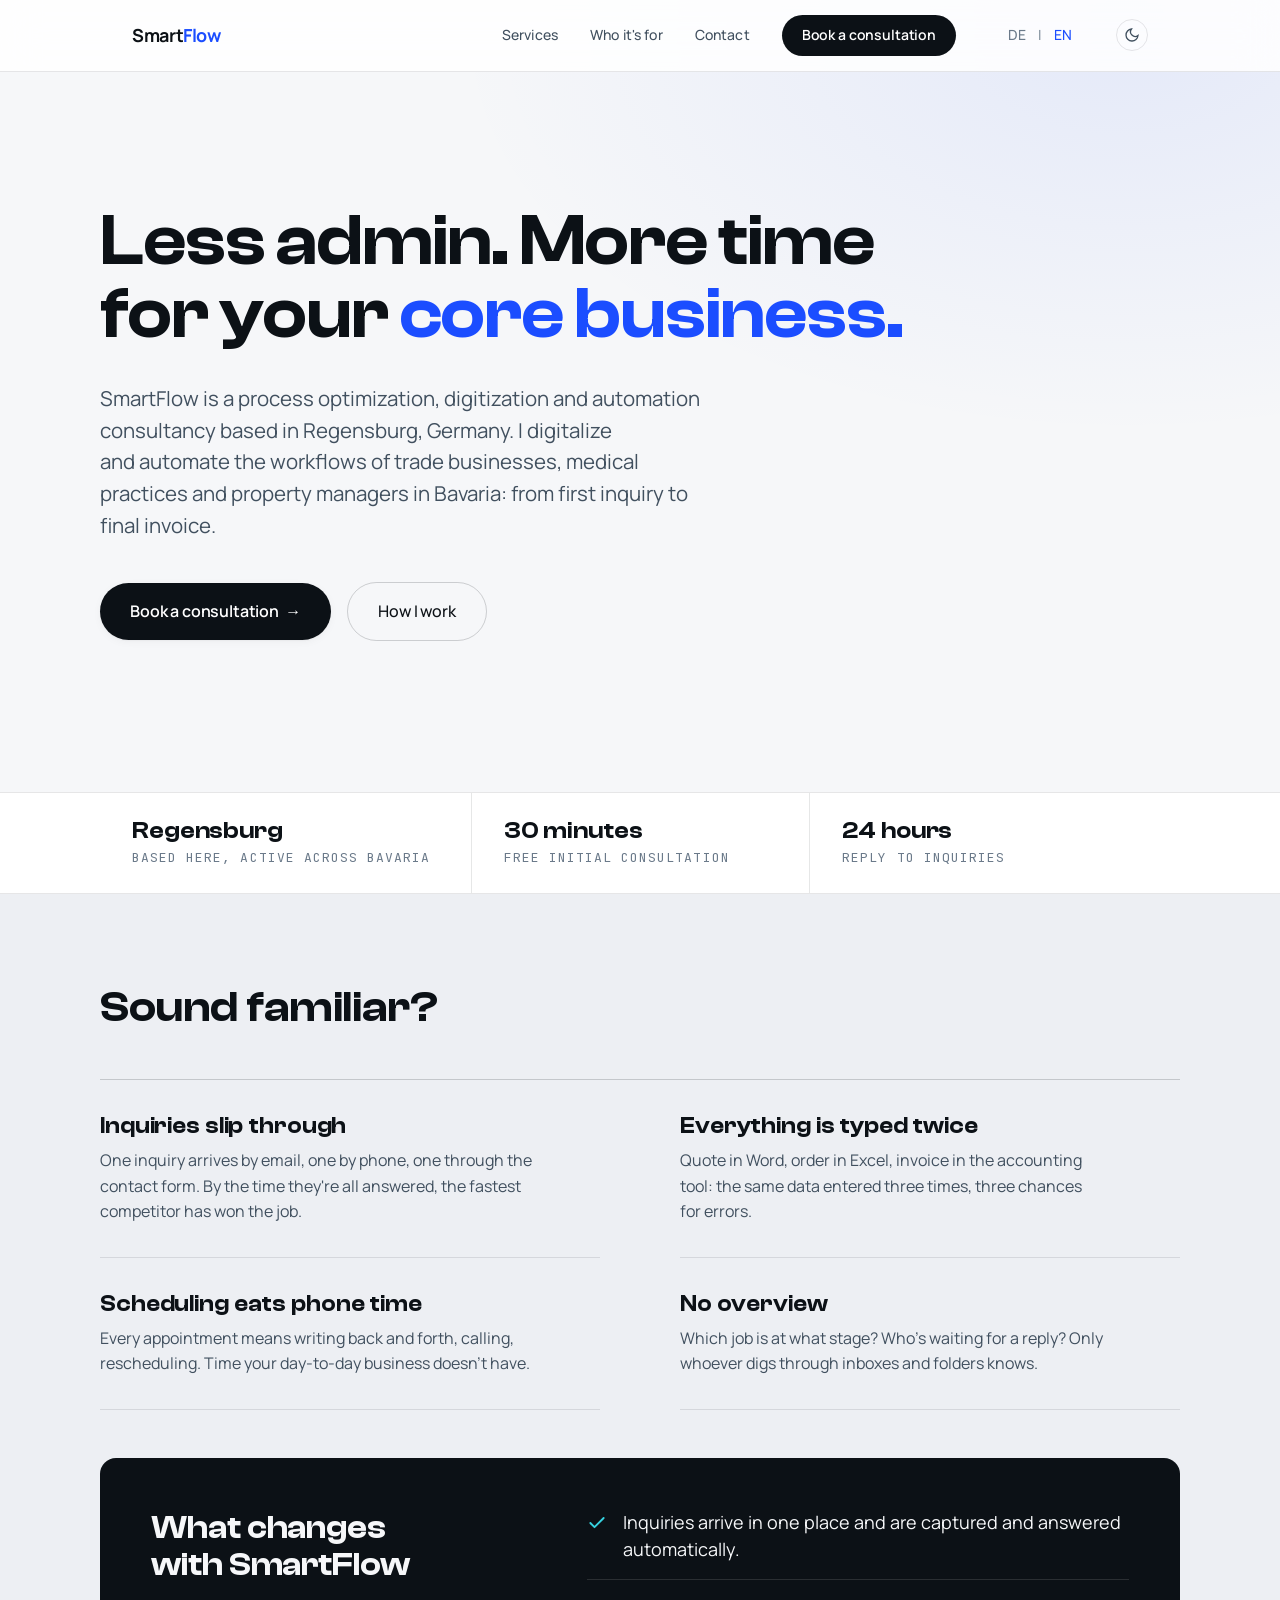
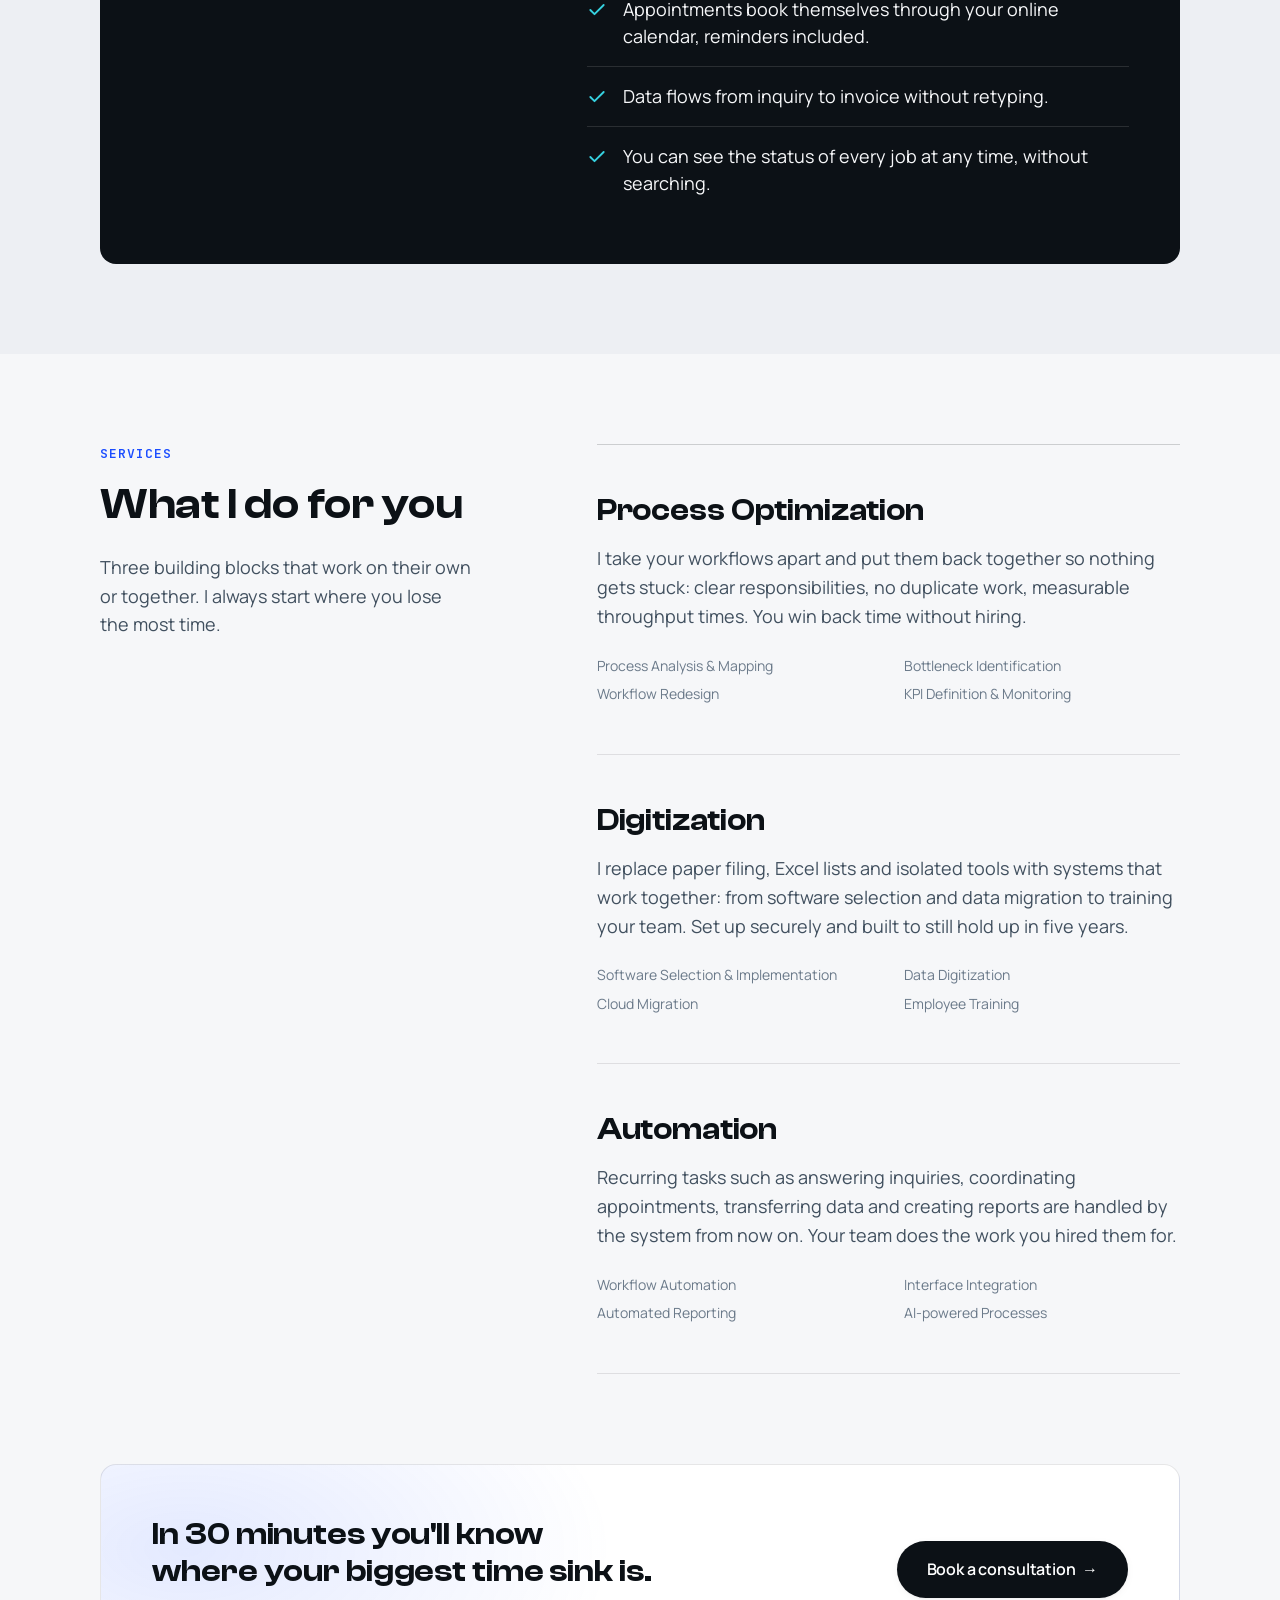
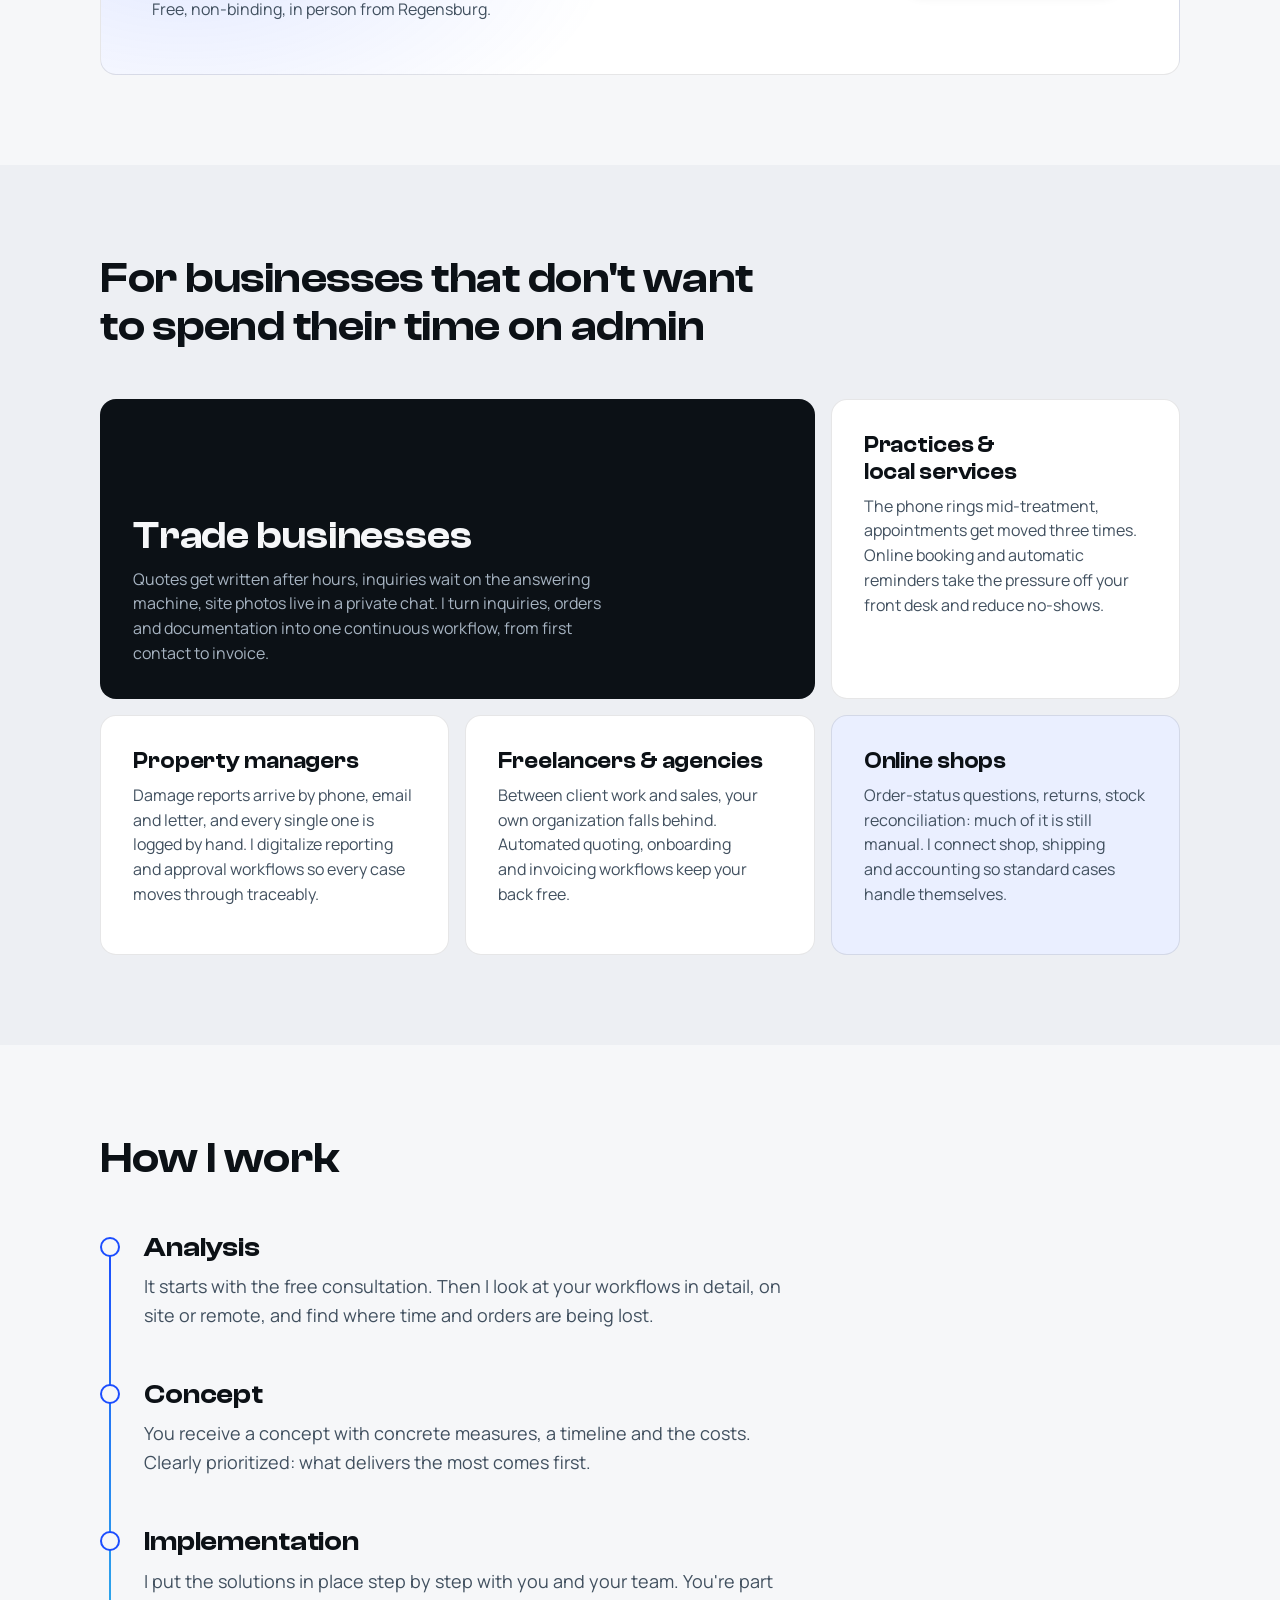
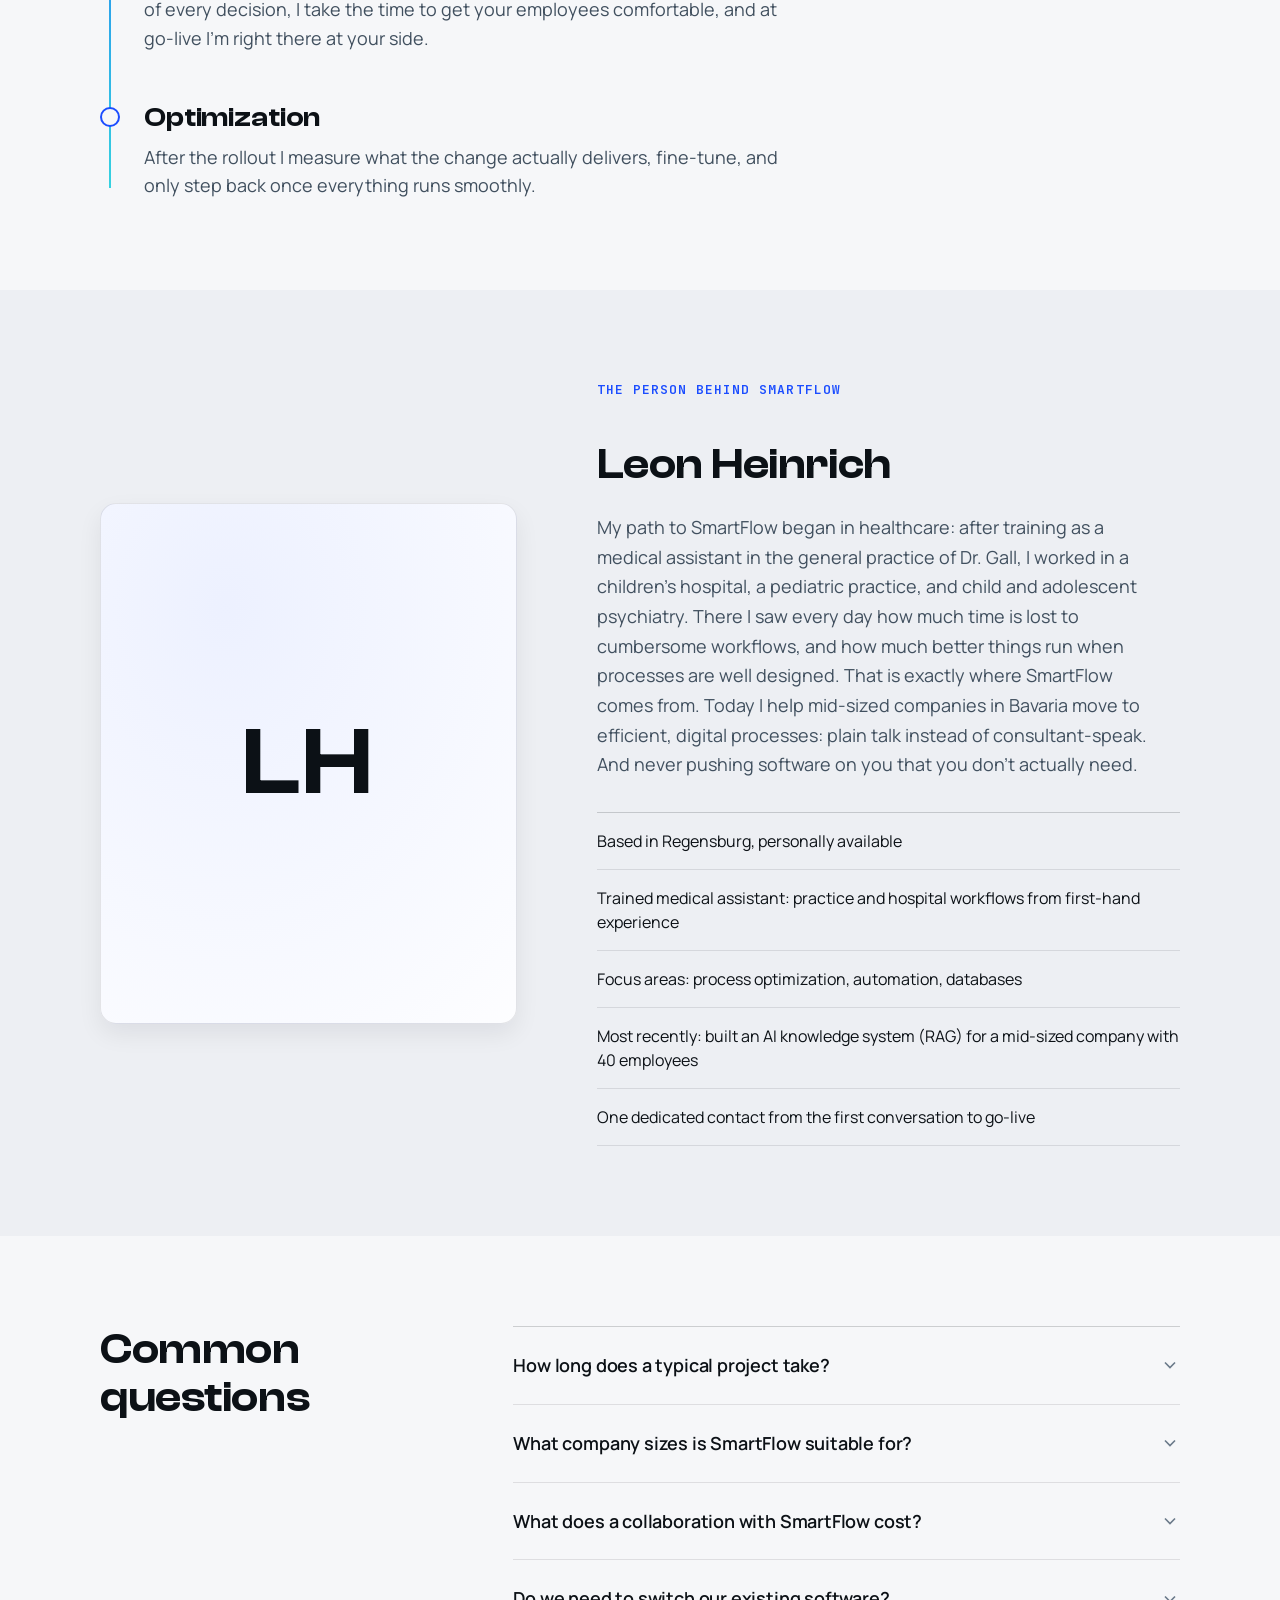
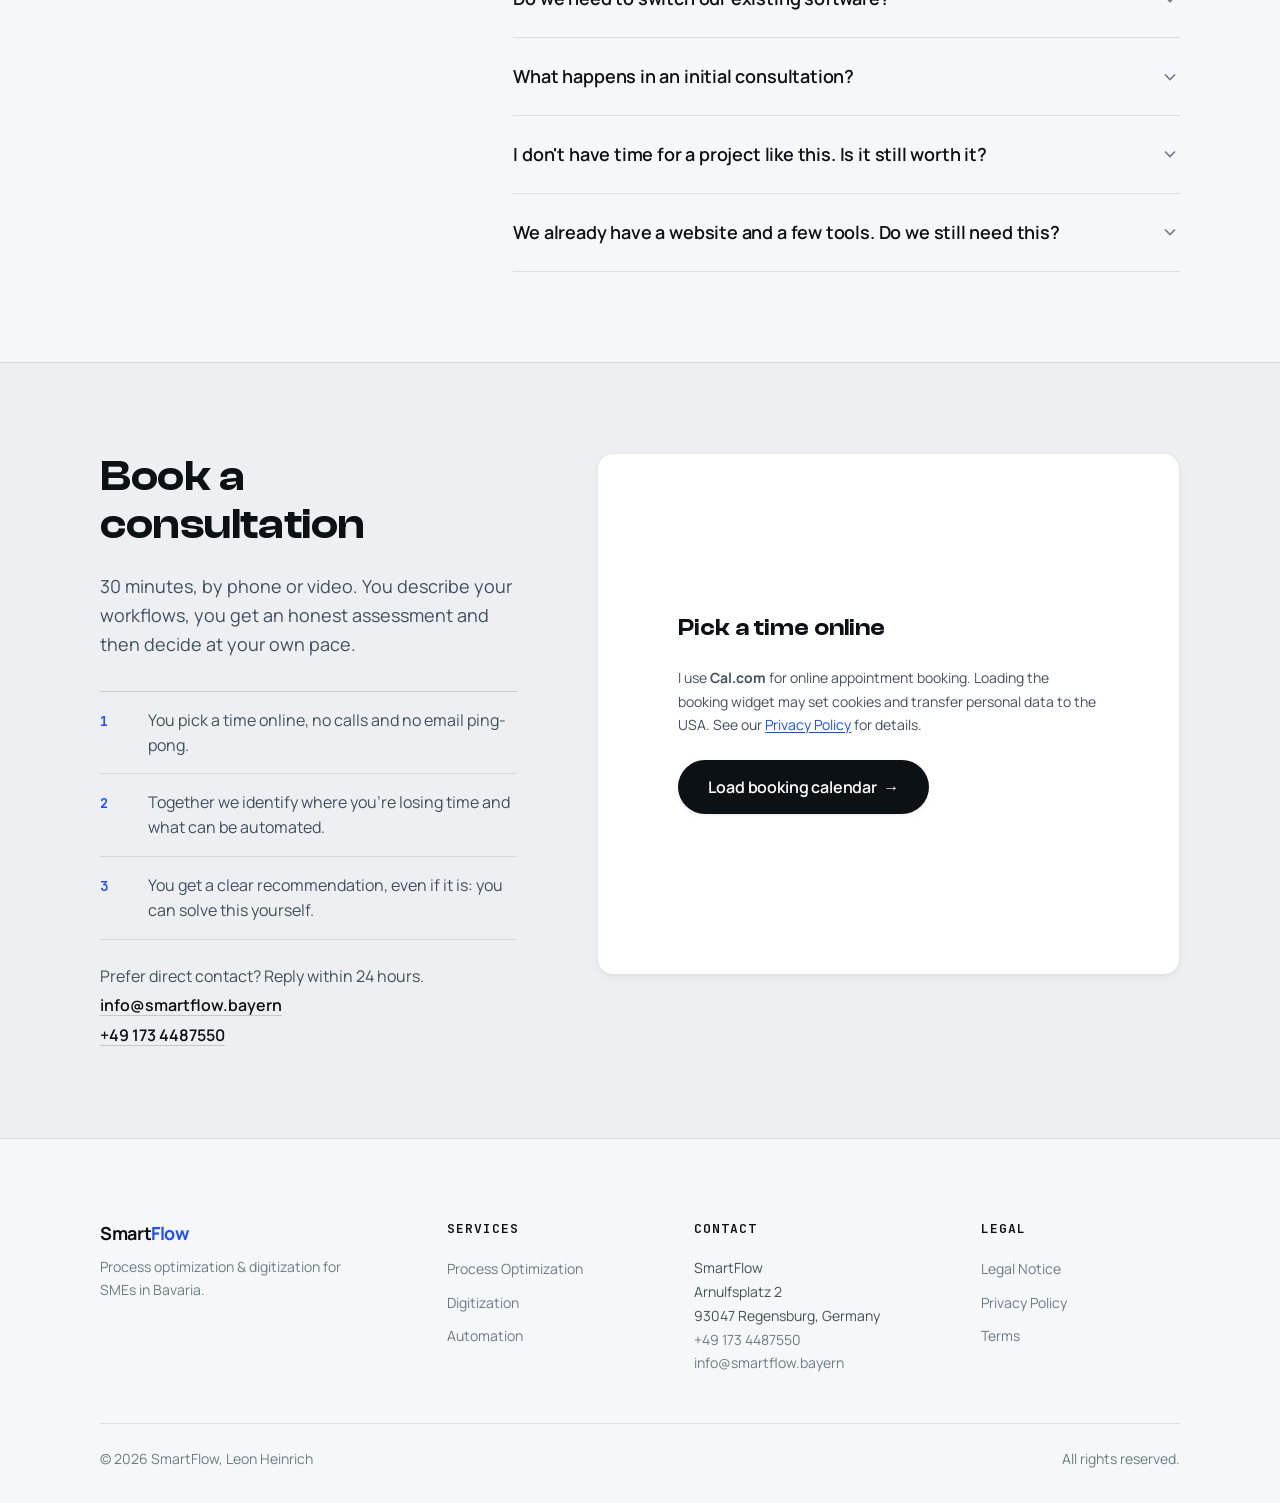
<file: en/index.html>
<!DOCTYPE html>
<html lang="en">
<head>
  <meta charset="UTF-8" />
  <meta name="viewport" content="width=device-width, initial-scale=1.0" />

  <!-- SEO -->
  <title>SmartFlow Regensburg | Process Optimization & Digitization</title>
  <meta name="description" content="SmartFlow in Regensburg: process optimization, digitization, and automation for SMEs in Bavaria. Book a free consultation." />
  <link rel="canonical" href="https://smartflow.bayern/en/" />

  <!-- hreflang -->
  <link rel="alternate" hreflang="de" href="https://smartflow.bayern/" />
  <link rel="alternate" hreflang="en" href="https://smartflow.bayern/en/" />
  <link rel="alternate" hreflang="x-default" href="https://smartflow.bayern/" />

  <!-- Favicon -->
  <link rel="icon" type="image/svg+xml" href="../favicon.svg" />

  <!-- Open Graph -->
  <meta property="og:type" content="website" />
  <meta property="og:url" content="https://smartflow.bayern/en/" />
  <meta property="og:title" content="SmartFlow Regensburg | Process Optimization & Digitization" />
  <meta property="og:description" content="SmartFlow: process optimization, digitization, and automation for your business. Measurable results." />
  <meta property="og:image" content="https://smartflow.bayern/assets/og-image.jpg" />

  <!-- Twitter Card -->
  <meta name="twitter:card" content="summary_large_image" />
  <meta name="twitter:title" content="SmartFlow Regensburg | Process Optimization & Digitization" />
  <meta name="twitter:description" content="SmartFlow: process optimization, digitization, and automation for your business. Measurable results." />
  <meta name="twitter:image" content="https://smartflow.bayern/assets/og-image.jpg" />

  <meta property="og:locale" content="en_US" />
  <meta name="geo.region" content="DE-BY" />
  <meta name="geo.placename" content="Regensburg" />
  <meta name="geo.position" content="49.0169;12.0952" />
  <meta name="ICBM" content="49.0169, 12.0952" />

  <!-- Font preload: display font carries the LCP headline, body font the rest -->
  <link rel="preload" as="font" type="font/woff2" href="../assets/fonts/clashdisplay.woff2" crossorigin />
  <link rel="preload" as="font" type="font/woff2" href="../assets/fonts/manrope.woff2" crossorigin />

  <!-- Stylesheet -->
  <link rel="stylesheet" href="../css/styles.min.css" />

  <!-- Structured Data: LocalBusiness, Person, WebSite, WebPage -->
  <script type="application/ld+json">
  {
    "@context": "https://schema.org",
    "@graph": [
      {
        "@type": ["LocalBusiness", "ProfessionalService"],
        "@id": "https://smartflow.bayern/#organization",
        "name": "SmartFlow",
        "alternateName": "SmartFlow Regensburg",
        "founder": { "@id": "https://smartflow.bayern/#leon-heinrich" },
        "address": {
          "@type": "PostalAddress",
          "streetAddress": "Arnulfsplatz 2",
          "postalCode": "93047",
          "addressLocality": "Regensburg",
          "addressRegion": "BY",
          "addressCountry": "DE"
        },
        "geo": {
          "@type": "GeoCoordinates",
          "latitude": 49.0169,
          "longitude": 12.0952
        },
        "email": "info@smartflow.bayern",
        "telephone": "+49 173 4487550",
        "url": "https://smartflow.bayern/",
        "image": "https://smartflow.bayern/assets/og-image.jpg",
        "logo": "https://smartflow.bayern/assets/logo.png",
        "priceRange": "€€",
        "description": "Process optimization, digitization, and automation for SMEs in Regensburg and Bavaria.",
        "areaServed": [
          { "@type": "City", "name": "Regensburg" },
          { "@type": "City", "name": "Landshut" },
          { "@type": "City", "name": "Straubing" },
          { "@type": "City", "name": "Passau" },
          { "@type": "State", "name": "Bavaria" }
        ],
        "knowsAbout": [
          "Process Optimization",
          "Digitization",
          "Workflow Automation",
          "AI Integration for SMEs",
          "Cloud Migration",
          "Software Selection"
        ],
        "openingHoursSpecification": {
          "@type": "OpeningHoursSpecification",
          "dayOfWeek": ["Monday", "Tuesday", "Wednesday", "Thursday", "Friday"],
          "opens": "09:00",
          "closes": "18:00"
        }
      },
      {
        "@type": "Person",
        "@id": "https://smartflow.bayern/#leon-heinrich",
        "name": "Leon Heinrich",
        "jobTitle": "Owner",
        "worksFor": { "@id": "https://smartflow.bayern/#organization" },
        "description": "Trained medical assistant with roles in a general practice, a children's hospital, a pediatric practice, and child and adolescent psychiatry. Today he optimizes, digitizes and automates the processes of SMEs in Bavaria as the owner of SmartFlow.",
        "knowsAbout": [
          "Process Optimization",
          "Workflow Automation",
          "Databases",
          "AI Integration for SMEs"
        ]
      },
      {
        "@type": "WebSite",
        "@id": "https://smartflow.bayern/#website",
        "url": "https://smartflow.bayern/",
        "name": "SmartFlow",
        "publisher": { "@id": "https://smartflow.bayern/#organization" },
        "inLanguage": ["de", "en"]
      },
      {
        "@type": "WebPage",
        "@id": "https://smartflow.bayern/en/#webpage",
        "url": "https://smartflow.bayern/en/",
        "name": "SmartFlow Regensburg | Process Optimization & Digitization",
        "isPartOf": { "@id": "https://smartflow.bayern/#website" },
        "about": { "@id": "https://smartflow.bayern/#organization" },
        "inLanguage": "en",
        "speakable": {
          "@type": "SpeakableSpecification",
          "cssSelector": [".hero-subtitle", ".about-text"]
        }
      }
    ]
  }
  </script>

  <!-- Structured Data: Services -->
  <script type="application/ld+json">
  {
    "@context": "https://schema.org",
    "@graph": [
      {
        "@type": "Service",
        "@id": "https://smartflow.bayern/en/#service-process-optimization",
        "serviceType": "Process Optimization",
        "name": "Process Optimization",
        "provider": { "@id": "https://smartflow.bayern/#organization" },
        "areaServed": { "@type": "State", "name": "Bavaria" },
        "description": "I take your workflows apart and put them back together so nothing gets stuck: clear responsibilities, no duplicate work, measurable throughput times. You win back time without hiring.",
        "offers": {
          "@type": "Offer",
          "price": "0",
          "priceCurrency": "EUR",
          "description": "Free initial consultation (30 minutes)"
        }
      },
      {
        "@type": "Service",
        "@id": "https://smartflow.bayern/en/#service-digitization",
        "serviceType": "Digitization",
        "name": "Digitization",
        "provider": { "@id": "https://smartflow.bayern/#organization" },
        "areaServed": { "@type": "State", "name": "Bavaria" },
        "description": "I replace paper filing, Excel lists and isolated tools with systems that work together: from software selection and data migration to training your team. Set up securely and built to still hold up in five years.",
        "offers": {
          "@type": "Offer",
          "price": "0",
          "priceCurrency": "EUR",
          "description": "Free initial consultation (30 minutes)"
        }
      },
      {
        "@type": "Service",
        "@id": "https://smartflow.bayern/en/#service-automation",
        "serviceType": "Workflow Automation",
        "name": "Automation",
        "provider": { "@id": "https://smartflow.bayern/#organization" },
        "areaServed": { "@type": "State", "name": "Bavaria" },
        "description": "Recurring tasks such as answering inquiries, coordinating appointments, transferring data and creating reports are handled by the system from now on. Your team does the work you hired them for.",
        "offers": {
          "@type": "Offer",
          "price": "0",
          "priceCurrency": "EUR",
          "description": "Free initial consultation (30 minutes)"
        }
      }
    ]
  }
  </script>

  <!-- Structured Data: FAQPage -->
  <script type="application/ld+json">
  {
    "@context": "https://schema.org",
    "@type": "FAQPage",
    "mainEntity": [
      {
        "@type": "Question",
        "name": "How long does a typical project take?",
        "acceptedAnswer": {
          "@type": "Answer",
          "text": "It depends entirely on the scope. An initial process analysis usually takes 2 to 4 weeks. We plan larger digitization or automation projects together with you, and most of the time we're looking at something in the range of 6 to 16 weeks."
        }
      },
      {
        "@type": "Question",
        "name": "What company sizes is SmartFlow suitable for?",
        "acceptedAnswer": {
          "@type": "Answer",
          "text": "I specialize in exactly these small and mid-sized businesses, from a tradesperson with 3 employees to an established regional company. My solutions are tailored precisely to this size and stay affordable."
        }
      },
      {
        "@type": "Question",
        "name": "What does a collaboration with SmartFlow cost?",
        "acceptedAnswer": {
          "@type": "Answer",
          "text": "The initial consultation is free and non-binding. What a collaboration costs afterwards depends on the scope: how many processes are involved, whether existing software is connected or new software introduced, and how much training your team needs. After the analysis you receive a fixed-price quote, so you know what to expect before implementation starts. Smaller automations are accordingly less expensive than full digitization projects."
        }
      },
      {
        "@type": "Question",
        "name": "Do we need to switch our existing software?",
        "acceptedAnswer": {
          "@type": "Answer",
          "text": "Not necessarily. I first analyze whether your existing tools can be used more effectively. Often, better configuration or integrations can achieve major improvements without introducing entirely new software."
        }
      },
      {
        "@type": "Question",
        "name": "What happens in an initial consultation?",
        "acceptedAnswer": {
          "@type": "Answer",
          "text": "Relaxed and with no sales pressure. In about 30 minutes (by phone or video) you simply tell me where the shoe pinches right now and what you'd like to achieve. I listen, ask a few focused questions, and then tell you honestly whether and how I can help. You leave the conversation with a clear assessment, whether or not we end up working together afterwards."
        }
      },
      {
        "@type": "Question",
        "name": "I don't have time for a project like this. Is it still worth it?",
        "acceptedAnswer": {
          "@type": "Answer",
          "text": "Especially then. I plan the rollout so your day-to-day business keeps running: I handle preparation and implementation, you make the decisions. Your time investment is predictable and manageable, and the time sinks slowing you down today are gone afterwards."
        }
      },
      {
        "@type": "Question",
        "name": "We already have a website and a few tools. Do we still need this?",
        "acceptedAnswer": {
          "@type": "Answer",
          "text": "A website and individual tools are the start. What matters is whether they work together: if website inquiries are copied into Excel by hand or appointments are still arranged over the phone, you're giving away most of the benefit. Those connections are exactly what I build."
        }
      }
    ]
  }
  </script>
</head>
<body>

  <a class="skip-link" href="#main">Skip to content</a>

  <!-- ================================================
       HEADER / NAVIGATION
       ================================================ -->
  <header class="header" id="header">
    <nav class="nav">
      <a href="/en/" class="logo-text" aria-label="SmartFlow Home">Smart<span class="accent">Flow</span></a>

      <div class="nav-links">
        <a href="#services" class="nav-link">Services</a>
        <a href="#audiences" class="nav-link">Who it's for</a>
        <a href="#contact" class="nav-link">Contact</a>
        <a href="#contact" class="nav-cta">Book a consultation</a>

        <div class="lang-toggle">
          <a href="../index.html" class="lang-btn">DE</a>
          <span class="lang-separator">|</span>
          <span class="lang-btn current" aria-current="true">EN</span>
        </div>

        <button class="theme-toggle" id="theme-toggle" aria-label="Toggle color scheme">
          <svg class="icon-sun" width="16" height="16" viewBox="0 0 24 24" fill="none" stroke="currentColor" stroke-width="2"><circle cx="12" cy="12" r="5"/><path d="M12 1v2M12 21v2M4.22 4.22l1.42 1.42M18.36 18.36l1.42 1.42M1 12h2M21 12h2M4.22 19.78l1.42-1.42M18.36 5.64l1.42-1.42"/></svg>
          <svg class="icon-moon" width="16" height="16" viewBox="0 0 24 24" fill="none" stroke="currentColor" stroke-width="2"><path d="M21 12.79A9 9 0 1 1 11.21 3 7 7 0 0 0 21 12.79z"/></svg>
        </button>
      </div>

      <button class="nav-hamburger" id="hamburger" aria-label="Open menu" aria-expanded="false" aria-controls="mobile-menu">
        <span></span>
        <span></span>
        <span></span>
      </button>
    </nav>
  </header>

  <!-- Mobile Menu -->
  <div class="mobile-menu" id="mobile-menu" aria-hidden="true">
    <a href="#services" class="nav-link">Services</a>
    <a href="#audiences" class="nav-link">Who it's for</a>
    <a href="#contact" class="nav-link">Contact</a>
    <a href="#contact" class="nav-cta">Book a consultation</a>
    <div class="lang-toggle">
      <a href="../index.html" class="lang-btn">DE</a>
      <span class="lang-separator">|</span>
      <span class="lang-btn current" aria-current="true">EN</span>
    </div>
  </div>

  <main id="main">

    <!-- ================================================
         HERO
         ================================================ -->
    <section class="hero" id="hero">
      <div class="hero-inner">
        <div class="hero-content">
          <h1 class="hero-title">
            Less admin. More time for your <span class="accent">core business.</span>
          </h1>
          <p class="hero-subtitle">
            SmartFlow is a process optimization, digitization and automation consultancy
            based in Regensburg, Germany. I digitalize and automate the workflows of trade
            businesses, medical practices and property managers in Bavaria: from first
            inquiry to final invoice.
          </p>
          <div class="hero-actions">
            <a href="#contact" class="btn-cta">Book a consultation <span class="btn-arrow" aria-hidden="true">&rarr;</span></a>
            <a href="#process" class="btn-secondary">How I work</a>
          </div>
        </div>
      </div>
    </section>

    <!-- Facts strip: three verifiable statements, directly below the hero -->
    <section class="facts" aria-label="At a glance">
      <div class="facts-inner">
        <div class="fact">
          <span class="fact-value">Regensburg</span>
          <span class="fact-label">Based here, active across Bavaria</span>
        </div>
        <div class="fact">
          <span class="fact-value">30 minutes</span>
          <span class="fact-label">Free initial consultation</span>
        </div>
        <div class="fact">
          <span class="fact-value">24 hours</span>
          <span class="fact-label">Reply to inquiries</span>
        </div>
      </div>
    </section>

    <!-- ================================================
         PROBLEM / BENEFIT
         ================================================ -->
    <section class="pains-section" id="pains">
      <div class="container">
        <h2 class="section-title fade-in">Sound familiar?</h2>

        <div class="pain-grid stagger">
          <div class="pain fade-in">
            <h3 class="pain-title">Inquiries slip through</h3>
            <p class="pain-text">One inquiry arrives by email, one by phone, one through the contact form. By the time they're all answered, the fastest competitor has won the job.</p>
          </div>
          <div class="pain fade-in">
            <h3 class="pain-title">Everything is typed twice</h3>
            <p class="pain-text">Quote in Word, order in Excel, invoice in the accounting tool: the same data entered three times, three chances for errors.</p>
          </div>
          <div class="pain fade-in">
            <h3 class="pain-title">Scheduling eats phone time</h3>
            <p class="pain-text">Every appointment means writing back and forth, calling, rescheduling. Time your day-to-day business doesn't have.</p>
          </div>
          <div class="pain fade-in">
            <h3 class="pain-title">No overview</h3>
            <p class="pain-text">Which job is at what stage? Who's waiting for a reply? Only whoever digs through inboxes and folders knows.</p>
          </div>
        </div>

        <div class="outcome-panel fade-in">
          <h3 class="outcome-title">What changes with SmartFlow</h3>
          <ul class="outcome-list" role="list">
            <li>
              <svg viewBox="0 0 24 24" fill="none" stroke="currentColor" stroke-width="2.25" stroke-linecap="round" stroke-linejoin="round" aria-hidden="true"><path d="M20 6 9 17l-5-5"/></svg>
              <span>Inquiries arrive in one place and are captured and answered automatically.</span>
            </li>
            <li>
              <svg viewBox="0 0 24 24" fill="none" stroke="currentColor" stroke-width="2.25" stroke-linecap="round" stroke-linejoin="round" aria-hidden="true"><path d="M20 6 9 17l-5-5"/></svg>
              <span>Appointments book themselves through your online calendar, reminders included.</span>
            </li>
            <li>
              <svg viewBox="0 0 24 24" fill="none" stroke="currentColor" stroke-width="2.25" stroke-linecap="round" stroke-linejoin="round" aria-hidden="true"><path d="M20 6 9 17l-5-5"/></svg>
              <span>Data flows from inquiry to invoice without retyping.</span>
            </li>
            <li>
              <svg viewBox="0 0 24 24" fill="none" stroke="currentColor" stroke-width="2.25" stroke-linecap="round" stroke-linejoin="round" aria-hidden="true"><path d="M20 6 9 17l-5-5"/></svg>
              <span>You can see the status of every job at any time, without searching.</span>
            </li>
          </ul>
        </div>
      </div>
    </section>

    <!-- ================================================
         SERVICES
         ================================================ -->
    <section class="services-section" id="services">
      <div class="services-layout">
        <div class="services-rail fade-in">
          <p class="section-label">Services</p>
          <h2 class="section-title">What I do for you</h2>
          <p class="services-intro">Three building blocks that work on their own or together. I always start where you lose the most time.</p>
        </div>

        <div class="services-list stagger">
          <article class="service fade-in">
            <h3 class="service-title">Process Optimization</h3>
            <p class="service-description">
              I take your workflows apart and put them back together so nothing gets stuck: clear responsibilities, no duplicate work, measurable throughput times. You win back time without hiring.
            </p>
            <ul class="service-scope" role="list" aria-label="Scope">
              <li>Process Analysis &amp; Mapping</li>
              <li>Bottleneck Identification</li>
              <li>Workflow Redesign</li>
              <li>KPI Definition &amp; Monitoring</li>
            </ul>
          </article>

          <article class="service fade-in">
            <h3 class="service-title">Digitization</h3>
            <p class="service-description">
              I replace paper filing, Excel lists and isolated tools with systems that work together: from software selection and data migration to training your team. Set up securely and built to still hold up in five years.
            </p>
            <ul class="service-scope" role="list" aria-label="Scope">
              <li>Software Selection &amp; Implementation</li>
              <li>Data Digitization</li>
              <li>Cloud Migration</li>
              <li>Employee Training</li>
            </ul>
          </article>

          <article class="service fade-in">
            <h3 class="service-title">Automation</h3>
            <p class="service-description">
              Recurring tasks such as answering inquiries, coordinating appointments, transferring data and creating reports are handled by the system from now on. Your team does the work you hired them for.
            </p>
            <ul class="service-scope" role="list" aria-label="Scope">
              <li>Workflow Automation</li>
              <li>Interface Integration</li>
              <li>Automated Reporting</li>
              <li>AI-powered Processes</li>
            </ul>
          </article>
        </div>
      </div>
    </section>

    <!-- CTA panel after services -->
    <aside class="cta-section" aria-label="Book a consultation">
      <div class="cta-panel fade-in">
        <div class="cta-panel-text">
          <h2 class="cta-panel-title">In 30 minutes you'll know where your biggest time sink is.</h2>
          <p class="cta-panel-sub">Free, non-binding, in person from Regensburg.</p>
        </div>
        <a href="#contact" class="btn-cta">Book a consultation <span class="btn-arrow" aria-hidden="true">&rarr;</span></a>
      </div>
    </aside>

    <!-- ================================================
         WHO IT'S FOR
         ================================================ -->
    <section class="audiences-section" id="audiences">
      <div class="container">
        <h2 class="section-title fade-in">For businesses that don't want to spend their time on admin</h2>

        <div class="bento stagger">
          <div class="bento-cell bento-anchor fade-in">
            <h3 class="bento-title">Trade businesses</h3>
            <p class="bento-text">Quotes get written after hours, inquiries wait on the answering machine, site photos live in a private chat. I turn inquiries, orders and documentation into one continuous workflow, from first contact to invoice.</p>
          </div>
          <div class="bento-cell fade-in">
            <h3 class="bento-title">Practices &amp; local services</h3>
            <p class="bento-text">The phone rings mid-treatment, appointments get moved three times. Online booking and automatic reminders take the pressure off your front desk and reduce no-shows.</p>
          </div>
          <div class="bento-cell fade-in">
            <h3 class="bento-title">Property managers</h3>
            <p class="bento-text">Damage reports arrive by phone, email and letter, and every single one is logged by hand. I digitalize reporting and approval workflows so every case moves through traceably.</p>
          </div>
          <div class="bento-cell fade-in">
            <h3 class="bento-title">Freelancers &amp; agencies</h3>
            <p class="bento-text">Between client work and sales, your own organization falls behind. Automated quoting, onboarding and invoicing workflows keep your back free.</p>
          </div>
          <div class="bento-cell bento-tint fade-in">
            <h3 class="bento-title">Online shops</h3>
            <p class="bento-text">Order-status questions, returns, stock reconciliation: much of it is still manual. I connect shop, shipping and accounting so standard cases handle themselves.</p>
          </div>
        </div>
      </div>
    </section>

    <!-- ================================================
         PROCESS
         ================================================ -->
    <section class="process-section" id="process">
      <div class="container">
        <h2 class="section-title fade-in">How I work</h2>

        <ol class="timeline" id="timeline">
          <li class="timeline-step fade-in">
            <span class="timeline-node" style="--i:0" aria-hidden="true"></span>
            <h3 class="timeline-title">Analysis</h3>
            <p class="timeline-text">It starts with the free consultation. Then I look at your workflows in detail, on site or remote, and find where time and orders are being lost.</p>
          </li>
          <li class="timeline-step fade-in">
            <span class="timeline-node" style="--i:1" aria-hidden="true"></span>
            <h3 class="timeline-title">Concept</h3>
            <p class="timeline-text">You receive a concept with concrete measures, a timeline and the costs. Clearly prioritized: what delivers the most comes first.</p>
          </li>
          <li class="timeline-step fade-in">
            <span class="timeline-node" style="--i:2" aria-hidden="true"></span>
            <h3 class="timeline-title">Implementation</h3>
            <p class="timeline-text">I put the solutions in place step by step with you and your team. You're part of every decision, I take the time to get your employees comfortable, and at go-live I'm right there at your side.</p>
          </li>
          <li class="timeline-step fade-in">
            <span class="timeline-node" style="--i:3" aria-hidden="true"></span>
            <h3 class="timeline-title">Optimization</h3>
            <p class="timeline-text">After the rollout I measure what the change actually delivers, fine-tune, and only step back once everything runs smoothly.</p>
          </li>
        </ol>
      </div>
    </section>

    <!-- ================================================
         ABOUT
         ================================================ -->
    <section class="about-section" id="about">
      <div class="about-grid fade-in">
        <!-- TODO: add a real portrait as assets/leon-heinrich.jpg (4:5, min. 800x1000) and replace this
             placeholder with <img class="about-image" src="../assets/leon-heinrich.jpg" alt="Leon Heinrich, founder of SmartFlow">. -->
        <div class="about-image about-portrait" aria-hidden="true">
          <span class="about-portrait-monogram">LH</span>
        </div>
        <div class="about-body">
          <p class="section-label">The person behind SmartFlow</p>
          <h2 class="section-title">Leon Heinrich</h2>
          <p class="about-text">
            My path to SmartFlow began in healthcare: after training as a medical
            assistant in the general practice of Dr. Gall, I worked in a children's
            hospital, a pediatric practice, and child and adolescent psychiatry.
            There I saw every day how much time is lost to cumbersome workflows,
            and how much better things run when processes are well designed. That
            is exactly where SmartFlow comes from. Today I help mid-sized companies
            in Bavaria move to efficient, digital processes: plain talk instead of
            consultant-speak. And never pushing software on you that you don't
            actually need.
          </p>
          <ul class="about-credentials" role="list">
            <li>Based in Regensburg, personally available</li>
            <li>Trained medical assistant: practice and hospital workflows from first-hand experience</li>
            <li>Focus areas: process optimization, automation, databases</li>
            <li>Most recently: built an AI knowledge system (RAG) for a mid-sized company with 40 employees</li>
            <li>One dedicated contact from the first conversation to go-live</li>
          </ul>
        </div>
      </div>
    </section>

    <!-- ================================================
         FAQ
         ================================================ -->
    <section class="faq-section" id="faq">
      <div class="faq-layout">
        <h2 class="section-title fade-in">Common questions</h2>

        <div class="faq-list stagger">
          <details class="faq-item fade-in">
            <summary class="faq-question">
              <span>How long does a typical project take?</span>
              <svg class="faq-chevron" width="20" height="20" viewBox="0 0 24 24" fill="none" stroke="currentColor" stroke-width="2" aria-hidden="true"><path d="m6 9 6 6 6-6"/></svg>
            </summary>
            <div class="faq-answer">
              <p>It depends entirely on the scope. An initial process analysis usually takes 2 to 4 weeks. We plan larger digitization or automation projects together with you, and most of the time we're looking at something in the range of 6 to 16 weeks.</p>
            </div>
          </details>

          <details class="faq-item fade-in">
            <summary class="faq-question">
              <span>What company sizes is SmartFlow suitable for?</span>
              <svg class="faq-chevron" width="20" height="20" viewBox="0 0 24 24" fill="none" stroke="currentColor" stroke-width="2" aria-hidden="true"><path d="m6 9 6 6 6-6"/></svg>
            </summary>
            <div class="faq-answer">
              <p>I specialize in exactly these small and mid-sized businesses, from a tradesperson with 3 employees to an established regional company. My solutions are tailored precisely to this size and stay affordable.</p>
            </div>
          </details>

          <details class="faq-item fade-in">
            <summary class="faq-question">
              <span>What does a collaboration with SmartFlow cost?</span>
              <svg class="faq-chevron" width="20" height="20" viewBox="0 0 24 24" fill="none" stroke="currentColor" stroke-width="2" aria-hidden="true"><path d="m6 9 6 6 6-6"/></svg>
            </summary>
            <div class="faq-answer">
              <p>The initial consultation is free and non-binding. What a collaboration costs afterwards depends on the scope: how many processes are involved, whether existing software is connected or new software introduced, and how much training your team needs. After the analysis you receive a fixed-price quote, so you know what to expect before implementation starts. Smaller automations are accordingly less expensive than full digitization projects.</p>
            </div>
          </details>

          <details class="faq-item fade-in">
            <summary class="faq-question">
              <span>Do we need to switch our existing software?</span>
              <svg class="faq-chevron" width="20" height="20" viewBox="0 0 24 24" fill="none" stroke="currentColor" stroke-width="2" aria-hidden="true"><path d="m6 9 6 6 6-6"/></svg>
            </summary>
            <div class="faq-answer">
              <p>Not necessarily. I first analyze whether your existing tools can be used more effectively. Often, better configuration or integrations can achieve major improvements without introducing entirely new software.</p>
            </div>
          </details>

          <details class="faq-item fade-in">
            <summary class="faq-question">
              <span>What happens in an initial consultation?</span>
              <svg class="faq-chevron" width="20" height="20" viewBox="0 0 24 24" fill="none" stroke="currentColor" stroke-width="2" aria-hidden="true"><path d="m6 9 6 6 6-6"/></svg>
            </summary>
            <div class="faq-answer">
              <p>Relaxed and with no sales pressure. In about 30 minutes (by phone or video) you simply tell me where the shoe pinches right now and what you'd like to achieve. I listen, ask a few focused questions, and then tell you honestly whether and how I can help. You leave the conversation with a clear assessment, whether or not we end up working together afterwards.</p>
            </div>
          </details>

          <details class="faq-item fade-in">
            <summary class="faq-question">
              <span>I don't have time for a project like this. Is it still worth it?</span>
              <svg class="faq-chevron" width="20" height="20" viewBox="0 0 24 24" fill="none" stroke="currentColor" stroke-width="2" aria-hidden="true"><path d="m6 9 6 6 6-6"/></svg>
            </summary>
            <div class="faq-answer">
              <p>Especially then. I plan the rollout so your day-to-day business keeps running: I handle preparation and implementation, you make the decisions. Your time investment is predictable and manageable, and the time sinks slowing you down today are gone afterwards.</p>
            </div>
          </details>

          <details class="faq-item fade-in">
            <summary class="faq-question">
              <span>We already have a website and a few tools. Do we still need this?</span>
              <svg class="faq-chevron" width="20" height="20" viewBox="0 0 24 24" fill="none" stroke="currentColor" stroke-width="2" aria-hidden="true"><path d="m6 9 6 6 6-6"/></svg>
            </summary>
            <div class="faq-answer">
              <p>A website and individual tools are the start. What matters is whether they work together: if website inquiries are copied into Excel by hand or appointments are still arranged over the phone, you're giving away most of the benefit. Those connections are exactly what I build.</p>
            </div>
          </details>
        </div>
      </div>
    </section>

    <!-- ================================================
         CONTACT
         ================================================ -->
    <section class="contact-section" id="contact">
      <div class="contact-layout">
        <div class="contact-body fade-in">
          <h2 class="contact-title">Book a consultation</h2>
          <p class="contact-subtitle">
            30 minutes, by phone or video. You describe your workflows, you get
            an honest assessment and then decide at your own pace.
          </p>

          <ol class="contact-flow" aria-label="How the call works">
            <li>You pick a time online, no calls and no email ping-pong.</li>
            <li>Together we identify where you're losing time and what can be automated.</li>
            <li>You get a clear recommendation, even if it is: you can solve this yourself.</li>
          </ol>

          <p class="contact-direct">
            <span>Prefer direct contact? Reply within 24 hours.</span>
            <a href="mailto:info@smartflow.bayern">info@smartflow.bayern</a>
            <a href="tel:+491734487550">+49 173 4487550</a>
          </p>
        </div>

        <!-- Cal.com inline embed (Click-to-Load: GDPR-compliant, no third party without consent) -->
        <div class="cal-embed-wrapper fade-in" id="cal-embed">
          <div class="cal-placeholder" id="cal-placeholder">
            <div class="cal-placeholder-content">
              <h3 class="cal-placeholder-title">Pick a time online</h3>
              <p class="cal-placeholder-text">
                I use <strong>Cal.com</strong> for online appointment booking. Loading the
                booking widget may set cookies and transfer personal data to the USA. See our
                <a href="privacy-policy.html">Privacy Policy</a> for details.
              </p>
              <button type="button" class="btn-cta" id="cal-load-btn" aria-controls="cal-embed">
                Load booking calendar <span class="btn-arrow" aria-hidden="true">&rarr;</span>
              </button>
            </div>
          </div>
        </div>

        <!-- Cal.com loader: only loads after user click -->
        <script type="text/javascript">
          (function () {
            var btn = document.getElementById('cal-load-btn');
            var placeholder = document.getElementById('cal-placeholder');
            if (!btn) return;

            function loadCal() {
              if (placeholder && placeholder.parentNode) {
                placeholder.parentNode.removeChild(placeholder);
              }
              (function (C, A, L) {
                var p = function (a, ar) { a.q.push(ar); };
                var d = C.document;
                C.Cal = C.Cal || function () {
                  var cal = C.Cal;
                  var ar = arguments;
                  if (!cal.loaded) {
                    cal.ns = {};
                    cal.q = cal.q || [];
                    d.head.appendChild(d.createElement('script')).src = A;
                    cal.loaded = true;
                  }
                  if (ar[0] === L) {
                    var api = function () { p(api, arguments); };
                    var namespace = ar[1];
                    api.q = api.q || [];
                    if (typeof namespace === 'string') {
                      cal.ns[namespace] = cal.ns[namespace] || api;
                      p(cal.ns[namespace], ar);
                      p(cal, ['-', namespace, api]);
                    } else {
                      p(cal, ar);
                    }
                    return;
                  }
                  p(cal, ar);
                };
              })(window, 'https://app.cal.com/embed/embed.js', 'init');

              var calTheme = document.documentElement.getAttribute('data-theme') === 'dark' ? 'dark' : 'light';
              Cal('init', 'smartflow-consultation', { origin: 'https://cal.com' });
              Cal.ns['smartflow-consultation']('inline', {
                elementOrSelector: '#cal-embed',
                calLink: 'leon-heinrich-3novbk/30min',
                layout: 'month_view',
                config: {
                  theme: calTheme,
                  brandColor: '#1B4DFF'
                }
              });
            }

            btn.addEventListener('click', loadCal, { once: true });
          })();
        </script>
      </div>
    </section>

    <!-- Sticky Mobile CTA -->
    <a href="#contact" class="sticky-cta" id="sticky-cta">
      Book a consultation
    </a>
  </main>

  <!-- ================================================
       FOOTER
       ================================================ -->
  <footer class="footer">
    <div class="footer-grid">
      <div class="footer-col footer-col-brand">
        <span class="footer-logo">Smart<span class="accent">Flow</span></span>
        <p class="footer-tagline">Process optimization &amp; digitization for SMEs in Bavaria.</p>
      </div>

      <div class="footer-col">
        <h3 class="footer-heading">Services</h3>
        <ul class="footer-list" role="list">
          <li><a href="#services" class="footer-link">Process Optimization</a></li>
          <li><a href="#services" class="footer-link">Digitization</a></li>
          <li><a href="#services" class="footer-link">Automation</a></li>
        </ul>
      </div>

      <div class="footer-col">
        <h3 class="footer-heading">Contact</h3>
        <address class="footer-address">
          SmartFlow<br>
          Arnulfsplatz 2<br>
          93047 Regensburg, Germany<br>
          <a href="tel:+491734487550" class="footer-link">+49 173 4487550</a><br>
          <a href="mailto:info@smartflow.bayern" class="footer-link">info@smartflow.bayern</a>
        </address>
      </div>

      <div class="footer-col">
        <h3 class="footer-heading">Legal</h3>
        <nav aria-label="Legal links">
          <ul class="footer-list" role="list">
            <li><a href="legal-notice.html" class="footer-link">Legal Notice</a></li>
            <li><a href="privacy-policy.html" class="footer-link">Privacy Policy</a></li>
            <li><a href="terms.html" class="footer-link">Terms</a></li>
          </ul>
        </nav>
      </div>
    </div>
    <p class="footer-copy">
      <span>&copy; <span id="footer-year">2026</span> SmartFlow, Leon Heinrich</span>
      <span>All rights reserved.</span>
    </p>
  </footer>

  <!-- Main script -->
  <script src="../js/main.min.js"></script>

</body>
</html>
</file>
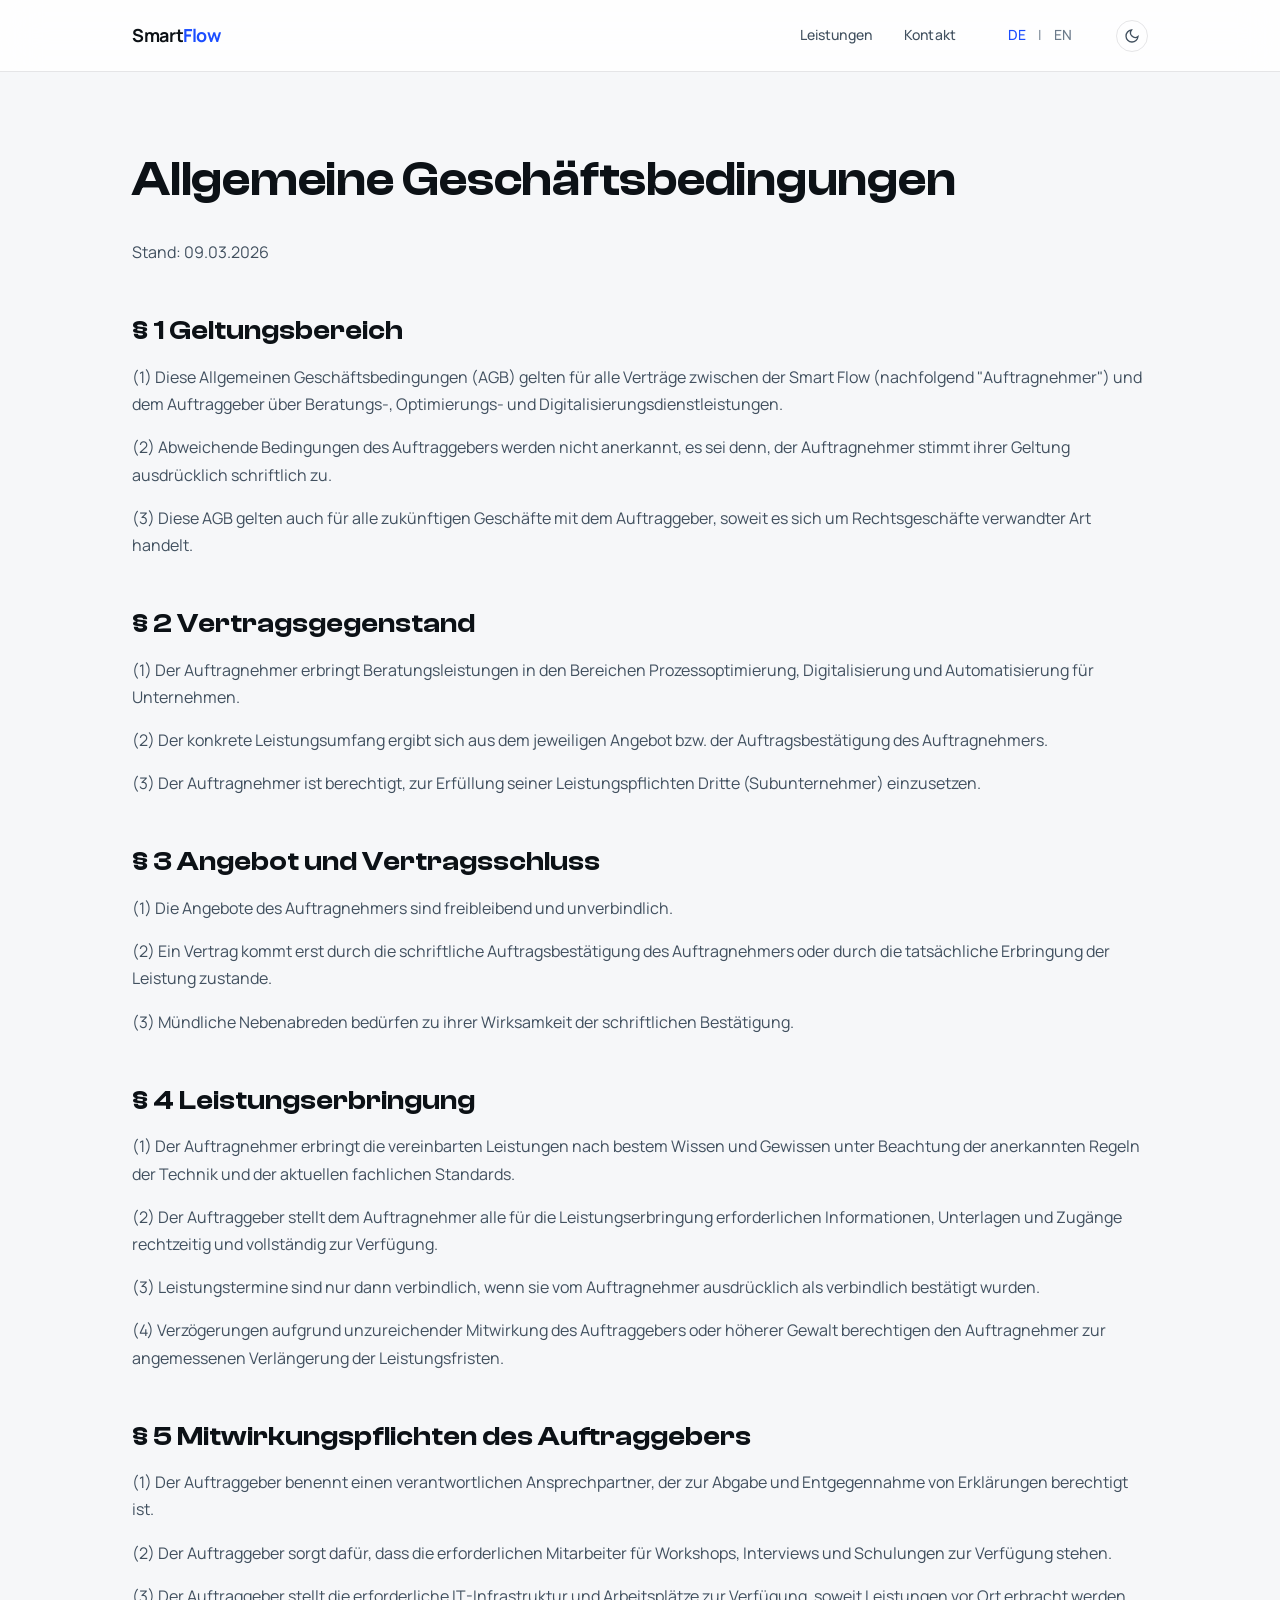
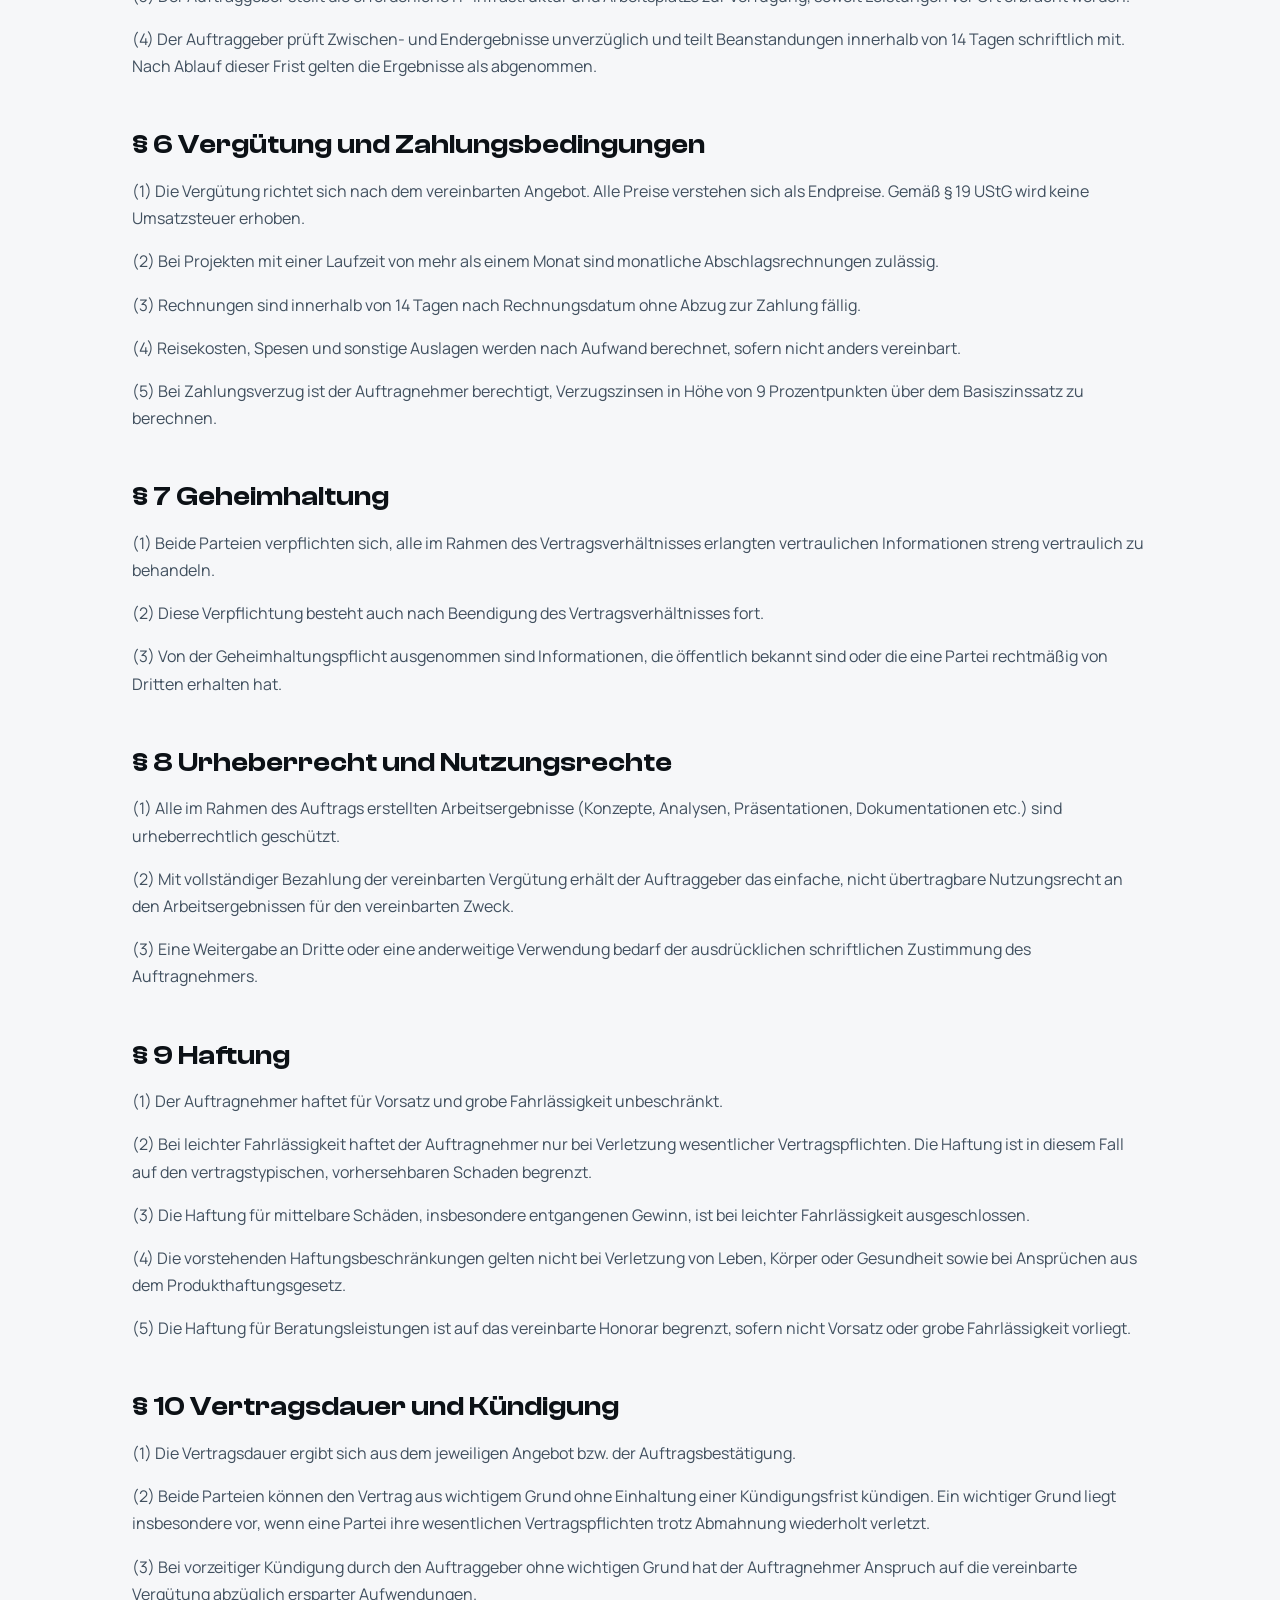
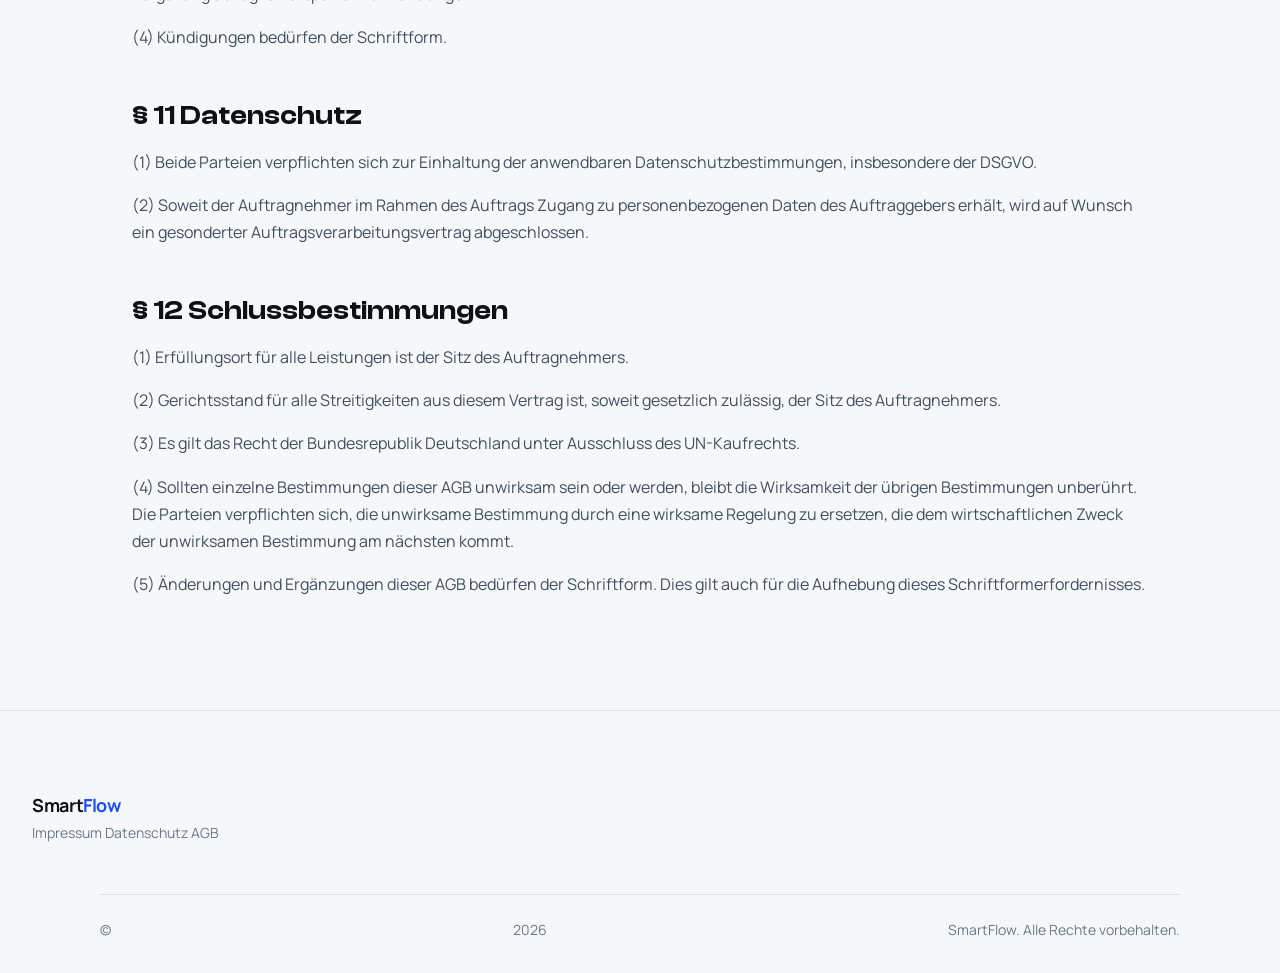
<file: agb.html>
<!DOCTYPE html>
<html lang="de">
<head>
  <meta charset="UTF-8">
  <meta name="viewport" content="width=device-width, initial-scale=1.0">
  <meta name="description" content="Allgemeine Geschäftsbedingungen - SmartFlow Prozessoptimierung, Digitalisierung und Automatisierung">
  <meta name="robots" content="noindex, follow">
  <title>AGB | SmartFlow</title>

  <!-- Favicon -->
  <link rel="icon" type="image/svg+xml" href="favicon.svg">

  <!-- Open Graph / Social Media -->
  <meta property="og:type" content="website">
  <meta property="og:url" content="https://smartflow.bayern/agb.html">
  <meta property="og:title" content="AGB | SmartFlow">
  <meta property="og:description" content="Allgemeine Geschäftsbedingungen - SmartFlow Prozessoptimierung, Digitalisierung und Automatisierung">
  <meta property="og:image" content="https://smartflow.bayern/assets/og-image.jpg">

  <!-- Language Alternates -->
  <link rel="alternate" hreflang="de" href="https://smartflow.bayern/agb.html">
  <link rel="alternate" hreflang="en" href="https://smartflow.bayern/en/terms.html">
  <link rel="alternate" hreflang="x-default" href="https://smartflow.bayern/agb.html">

  <!-- Canonical -->
  <link rel="canonical" href="https://smartflow.bayern/agb.html">

  <!-- Styles -->
  <link rel="stylesheet" href="css/styles.min.css">
</head>
<body>

  <!-- ================================================
       HEADER / NAVIGATION
       ================================================ -->
  <header class="header" id="header">
    <nav class="nav">
      <a href="/" class="logo-text">Smart<span class="accent">Flow</span></a>

      <div class="nav-links">
        <a href="/#services" class="nav-link">Leistungen</a>
        <a href="/#contact" class="nav-link">Kontakt</a>

        <div class="lang-toggle">
          <span class="lang-btn current" aria-current="true">DE</span>
          <span class="lang-separator">|</span>
          <a href="en/terms.html" class="lang-btn">EN</a>
        </div>

        <button class="theme-toggle" id="theme-toggle" aria-label="Farbschema wechseln">
          <svg class="icon-sun" width="16" height="16" viewBox="0 0 24 24" fill="none" stroke="currentColor" stroke-width="2"><circle cx="12" cy="12" r="5"/><path d="M12 1v2M12 21v2M4.22 4.22l1.42 1.42M18.36 18.36l1.42 1.42M1 12h2M21 12h2M4.22 19.78l1.42-1.42M18.36 5.64l1.42-1.42"/></svg>
          <svg class="icon-moon" width="16" height="16" viewBox="0 0 24 24" fill="none" stroke="currentColor" stroke-width="2"><path d="M21 12.79A9 9 0 1 1 11.21 3 7 7 0 0 0 21 12.79z"/></svg>
        </button>
      </div>

      <button class="nav-hamburger" id="hamburger" aria-label="Menü öffnen" aria-expanded="false" aria-controls="mobile-menu">
        <span></span>
        <span></span>
        <span></span>
      </button>
    </nav>
  </header>

  <!-- Mobile Menu -->
  <div class="mobile-menu" id="mobile-menu" aria-hidden="true">
    <a href="/#services" class="nav-link">Leistungen</a>
    <a href="/#contact" class="nav-link">Kontakt</a>
    <div class="lang-toggle">
      <span class="lang-btn current" aria-current="true">DE</span>
      <span class="lang-separator">|</span>
      <a href="en/terms.html" class="lang-btn">EN</a>
    </div>
  </div>

  <!-- Legal Content -->
  <main class="legal-page">
    <div class="legal-container">
      <h1>Allgemeine Geschäftsbedingungen</h1>
      <p class="legal-meta">Stand: 09.03.2026</p>

      <div class="legal-content">
        <section class="legal-section">
          <h2>§ 1 Geltungsbereich</h2>
          <p>
            (1) Diese Allgemeinen Geschäftsbedingungen (AGB) gelten für alle Verträge zwischen der Smart Flow (nachfolgend "Auftragnehmer") und dem Auftraggeber über Beratungs-, Optimierungs- und Digitalisierungsdienstleistungen.
          </p>
          <p>
            (2) Abweichende Bedingungen des Auftraggebers werden nicht anerkannt, es sei denn, der Auftragnehmer stimmt ihrer Geltung ausdrücklich schriftlich zu.
          </p>
          <p>
            (3) Diese AGB gelten auch für alle zukünftigen Geschäfte mit dem Auftraggeber, soweit es sich um Rechtsgeschäfte verwandter Art handelt.
          </p>
        </section>

        <section class="legal-section">
          <h2>§ 2 Vertragsgegenstand</h2>
          <p>
            (1) Der Auftragnehmer erbringt Beratungsleistungen in den Bereichen Prozessoptimierung, Digitalisierung und Automatisierung für Unternehmen.
          </p>
          <p>
            (2) Der konkrete Leistungsumfang ergibt sich aus dem jeweiligen Angebot bzw. der Auftragsbestätigung des Auftragnehmers.
          </p>
          <p>
            (3) Der Auftragnehmer ist berechtigt, zur Erfüllung seiner Leistungspflichten Dritte (Subunternehmer) einzusetzen.
          </p>
        </section>

        <section class="legal-section">
          <h2>§ 3 Angebot und Vertragsschluss</h2>
          <p>
            (1) Die Angebote des Auftragnehmers sind freibleibend und unverbindlich.
          </p>
          <p>
            (2) Ein Vertrag kommt erst durch die schriftliche Auftragsbestätigung des Auftragnehmers oder durch die tatsächliche Erbringung der Leistung zustande.
          </p>
          <p>
            (3) Mündliche Nebenabreden bedürfen zu ihrer Wirksamkeit der schriftlichen Bestätigung.
          </p>
        </section>

        <section class="legal-section">
          <h2>§ 4 Leistungserbringung</h2>
          <p>
            (1) Der Auftragnehmer erbringt die vereinbarten Leistungen nach bestem Wissen und Gewissen unter Beachtung der anerkannten Regeln der Technik und der aktuellen fachlichen Standards.
          </p>
          <p>
            (2) Der Auftraggeber stellt dem Auftragnehmer alle für die Leistungserbringung erforderlichen Informationen, Unterlagen und Zugänge rechtzeitig und vollständig zur Verfügung.
          </p>
          <p>
            (3) Leistungstermine sind nur dann verbindlich, wenn sie vom Auftragnehmer ausdrücklich als verbindlich bestätigt wurden.
          </p>
          <p>
            (4) Verzögerungen aufgrund unzureichender Mitwirkung des Auftraggebers oder höherer Gewalt berechtigen den Auftragnehmer zur angemessenen Verlängerung der Leistungsfristen.
          </p>
        </section>

        <section class="legal-section">
          <h2>§ 5 Mitwirkungspflichten des Auftraggebers</h2>
          <p>
            (1) Der Auftraggeber benennt einen verantwortlichen Ansprechpartner, der zur Abgabe und Entgegennahme von Erklärungen berechtigt ist.
          </p>
          <p>
            (2) Der Auftraggeber sorgt dafür, dass die erforderlichen Mitarbeiter für Workshops, Interviews und Schulungen zur Verfügung stehen.
          </p>
          <p>
            (3) Der Auftraggeber stellt die erforderliche IT-Infrastruktur und Arbeitsplätze zur Verfügung, soweit Leistungen vor Ort erbracht werden.
          </p>
          <p>
            (4) Der Auftraggeber prüft Zwischen- und Endergebnisse unverzüglich und teilt Beanstandungen innerhalb von 14 Tagen schriftlich mit. Nach Ablauf dieser Frist gelten die Ergebnisse als abgenommen.
          </p>
        </section>

        <section class="legal-section">
          <h2>§ 6 Vergütung und Zahlungsbedingungen</h2>
          <p>
            (1) Die Vergütung richtet sich nach dem vereinbarten Angebot. Alle Preise verstehen sich als Endpreise. Gemäß § 19 UStG wird keine Umsatzsteuer erhoben.
          </p>
          <p>
            (2) Bei Projekten mit einer Laufzeit von mehr als einem Monat sind monatliche Abschlagsrechnungen zulässig.
          </p>
          <p>
            (3) Rechnungen sind innerhalb von 14 Tagen nach Rechnungsdatum ohne Abzug zur Zahlung fällig.
          </p>
          <p>
            (4) Reisekosten, Spesen und sonstige Auslagen werden nach Aufwand berechnet, sofern nicht anders vereinbart.
          </p>
          <p>
            (5) Bei Zahlungsverzug ist der Auftragnehmer berechtigt, Verzugszinsen in Höhe von 9 Prozentpunkten über dem Basiszinssatz zu berechnen.
          </p>
        </section>

        <section class="legal-section">
          <h2>§ 7 Geheimhaltung</h2>
          <p>
            (1) Beide Parteien verpflichten sich, alle im Rahmen des Vertragsverhältnisses erlangten vertraulichen Informationen streng vertraulich zu behandeln.
          </p>
          <p>
            (2) Diese Verpflichtung besteht auch nach Beendigung des Vertragsverhältnisses fort.
          </p>
          <p>
            (3) Von der Geheimhaltungspflicht ausgenommen sind Informationen, die öffentlich bekannt sind oder die eine Partei rechtmäßig von Dritten erhalten hat.
          </p>
        </section>

        <section class="legal-section">
          <h2>§ 8 Urheberrecht und Nutzungsrechte</h2>
          <p>
            (1) Alle im Rahmen des Auftrags erstellten Arbeitsergebnisse (Konzepte, Analysen, Präsentationen, Dokumentationen etc.) sind urheberrechtlich geschützt.
          </p>
          <p>
            (2) Mit vollständiger Bezahlung der vereinbarten Vergütung erhält der Auftraggeber das einfache, nicht übertragbare Nutzungsrecht an den Arbeitsergebnissen für den vereinbarten Zweck.
          </p>
          <p>
            (3) Eine Weitergabe an Dritte oder eine anderweitige Verwendung bedarf der ausdrücklichen schriftlichen Zustimmung des Auftragnehmers.
          </p>
        </section>

        <section class="legal-section">
          <h2>§ 9 Haftung</h2>
          <p>
            (1) Der Auftragnehmer haftet für Vorsatz und grobe Fahrlässigkeit unbeschränkt.
          </p>
          <p>
            (2) Bei leichter Fahrlässigkeit haftet der Auftragnehmer nur bei Verletzung wesentlicher Vertragspflichten. Die Haftung ist in diesem Fall auf den vertragstypischen, vorhersehbaren Schaden begrenzt.
          </p>
          <p>
            (3) Die Haftung für mittelbare Schäden, insbesondere entgangenen Gewinn, ist bei leichter Fahrlässigkeit ausgeschlossen.
          </p>
          <p>
            (4) Die vorstehenden Haftungsbeschränkungen gelten nicht bei Verletzung von Leben, Körper oder Gesundheit sowie bei Ansprüchen aus dem Produkthaftungsgesetz.
          </p>
          <p>
            (5) Die Haftung für Beratungsleistungen ist auf das vereinbarte Honorar begrenzt, sofern nicht Vorsatz oder grobe Fahrlässigkeit vorliegt.
          </p>
        </section>

        <section class="legal-section">
          <h2>§ 10 Vertragsdauer und Kündigung</h2>
          <p>
            (1) Die Vertragsdauer ergibt sich aus dem jeweiligen Angebot bzw. der Auftragsbestätigung.
          </p>
          <p>
            (2) Beide Parteien können den Vertrag aus wichtigem Grund ohne Einhaltung einer Kündigungsfrist kündigen. Ein wichtiger Grund liegt insbesondere vor, wenn eine Partei ihre wesentlichen Vertragspflichten trotz Abmahnung wiederholt verletzt.
          </p>
          <p>
            (3) Bei vorzeitiger Kündigung durch den Auftraggeber ohne wichtigen Grund hat der Auftragnehmer Anspruch auf die vereinbarte Vergütung abzüglich ersparter Aufwendungen.
          </p>
          <p>
            (4) Kündigungen bedürfen der Schriftform.
          </p>
        </section>

        <section class="legal-section">
          <h2>§ 11 Datenschutz</h2>
          <p>
            (1) Beide Parteien verpflichten sich zur Einhaltung der anwendbaren Datenschutzbestimmungen, insbesondere der DSGVO.
          </p>
          <p>
            (2) Soweit der Auftragnehmer im Rahmen des Auftrags Zugang zu personenbezogenen Daten des Auftraggebers erhält, wird auf Wunsch ein gesonderter Auftragsverarbeitungsvertrag abgeschlossen.
          </p>
        </section>

        <section class="legal-section">
          <h2>§ 12 Schlussbestimmungen</h2>
          <p>
            (1) Erfüllungsort für alle Leistungen ist der Sitz des Auftragnehmers.
          </p>
          <p>
            (2) Gerichtsstand für alle Streitigkeiten aus diesem Vertrag ist, soweit gesetzlich zulässig, der Sitz des Auftragnehmers.
          </p>
          <p>
            (3) Es gilt das Recht der Bundesrepublik Deutschland unter Ausschluss des UN-Kaufrechts.
          </p>
          <p>
            (4) Sollten einzelne Bestimmungen dieser AGB unwirksam sein oder werden, bleibt die Wirksamkeit der übrigen Bestimmungen unberührt. Die Parteien verpflichten sich, die unwirksame Bestimmung durch eine wirksame Regelung zu ersetzen, die dem wirtschaftlichen Zweck der unwirksamen Bestimmung am nächsten kommt.
          </p>
          <p>
            (5) Änderungen und Ergänzungen dieser AGB bedürfen der Schriftform. Dies gilt auch für die Aufhebung dieses Schriftformerfordernisses.
          </p>
        </section>
      </div>
    </div>
  </main>

  <!-- ================================================
       FOOTER
       ================================================ -->
  <footer class="footer">
    <div class="footer-inner">
      <span class="footer-logo">Smart<span class="accent">Flow</span></span>
      <nav class="footer-links" aria-label="Rechtliche Links">
        <a href="impressum.html" class="footer-link">Impressum</a>
        <a href="datenschutz.html" class="footer-link">Datenschutz</a>
        <a href="agb.html" class="footer-link">AGB</a>
      </nav>
    </div>
    <p class="footer-copy">&copy; <span id="footer-year">2026</span> SmartFlow. Alle Rechte vorbehalten.</p>
  </footer>

  <!-- JavaScript -->
  <script src="js/main.min.js"></script>
</body>
</html>
</file>
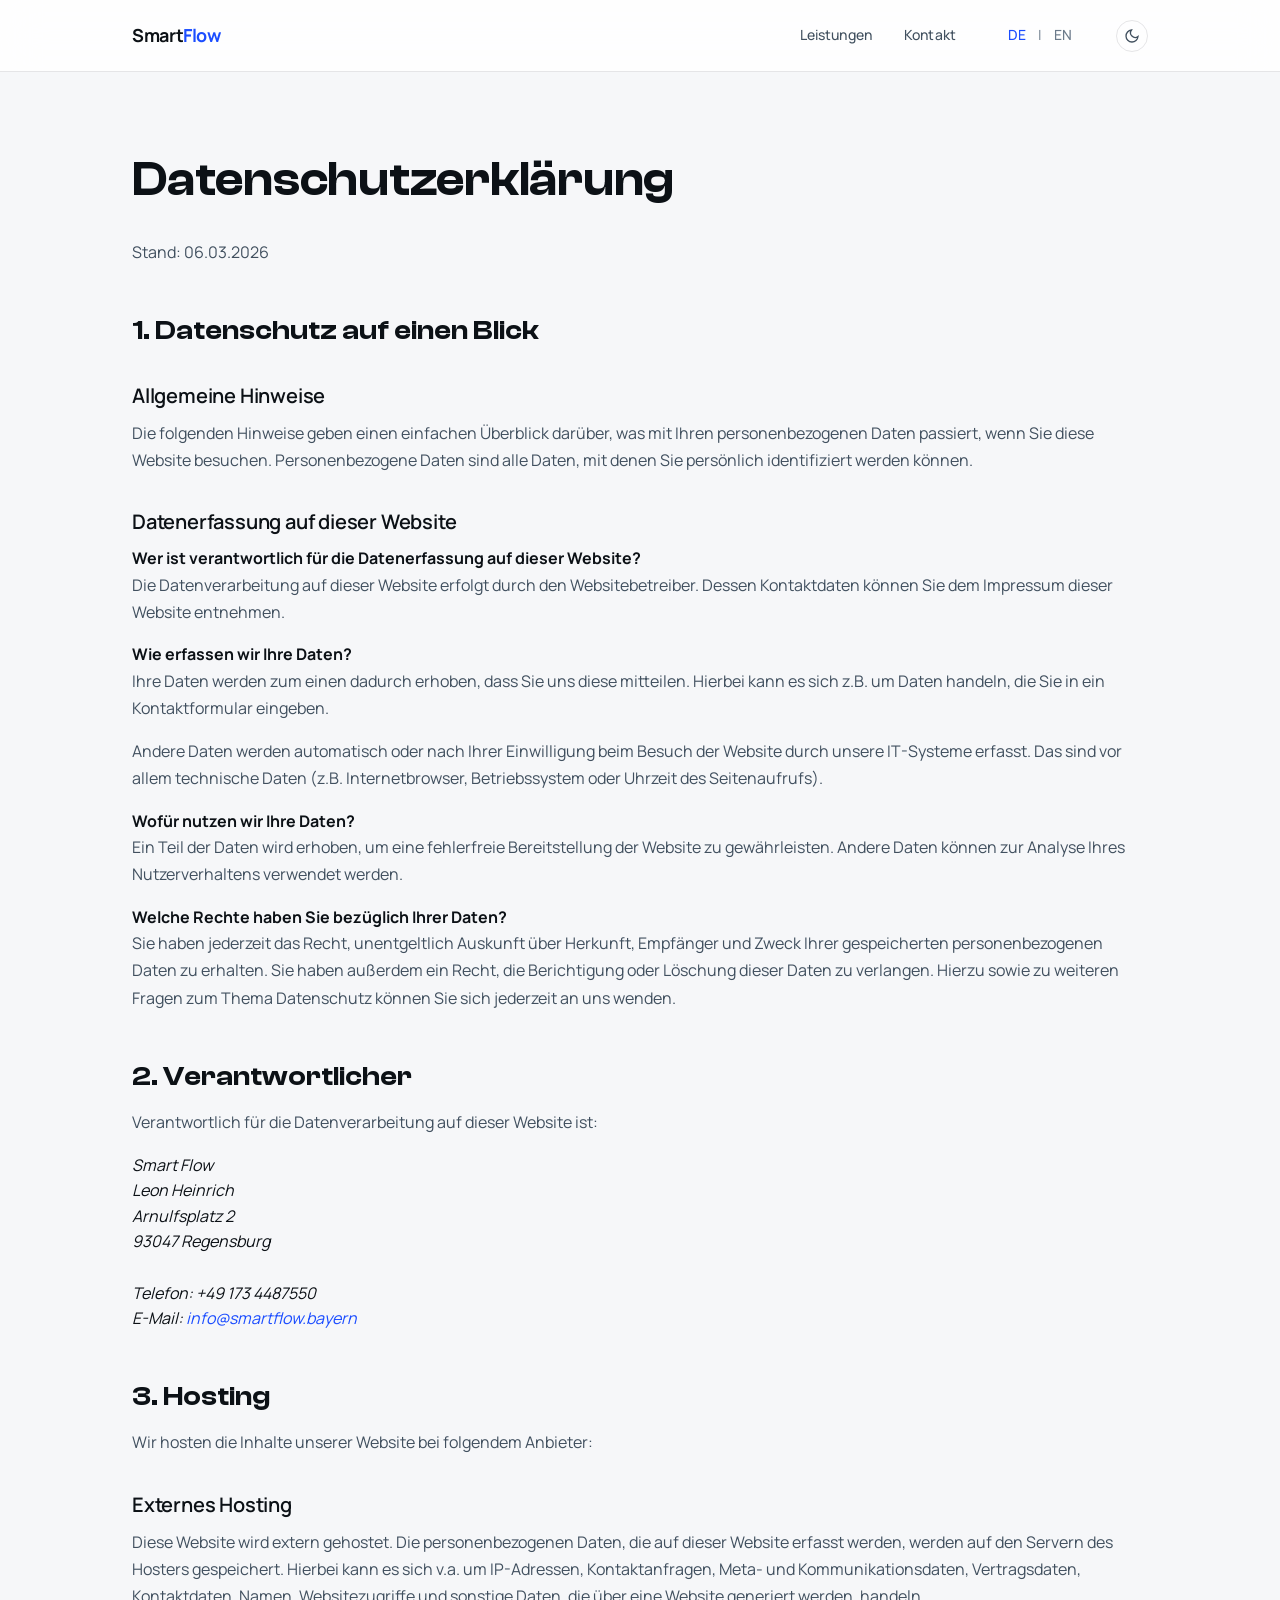
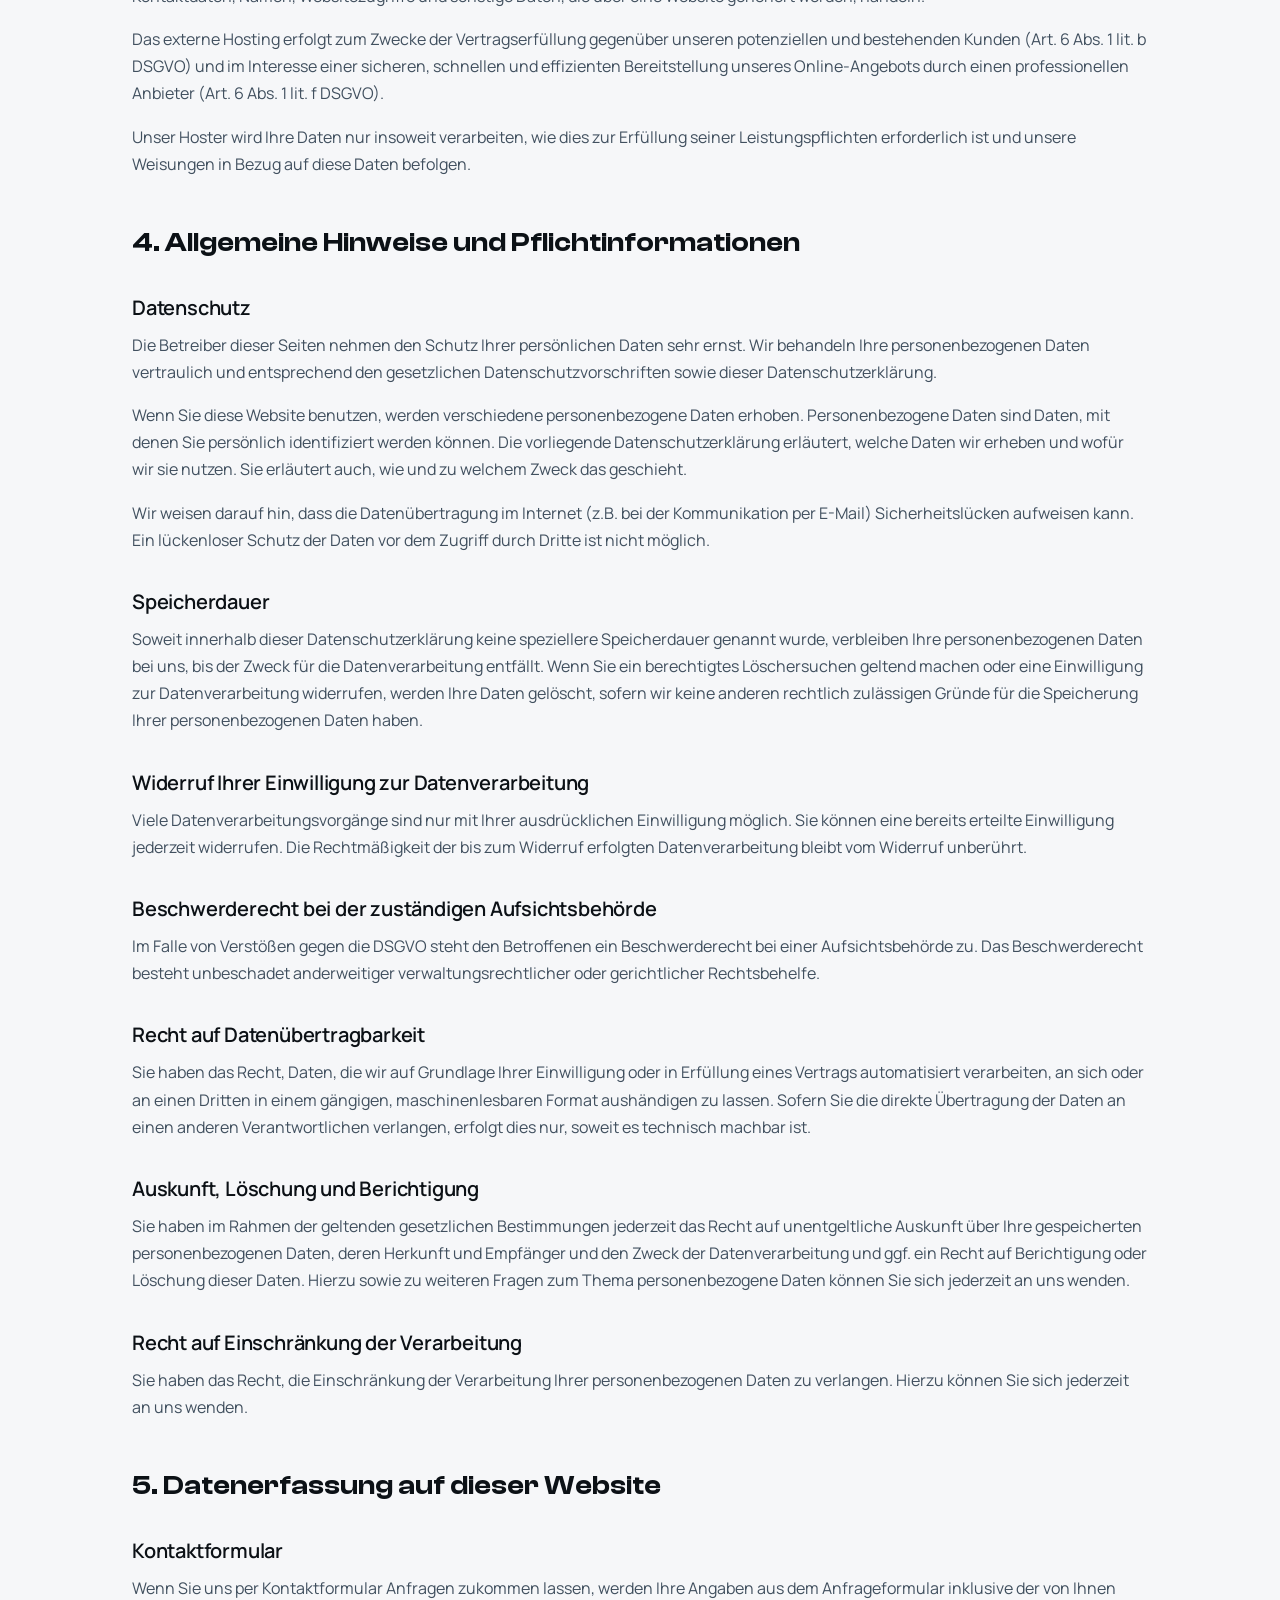
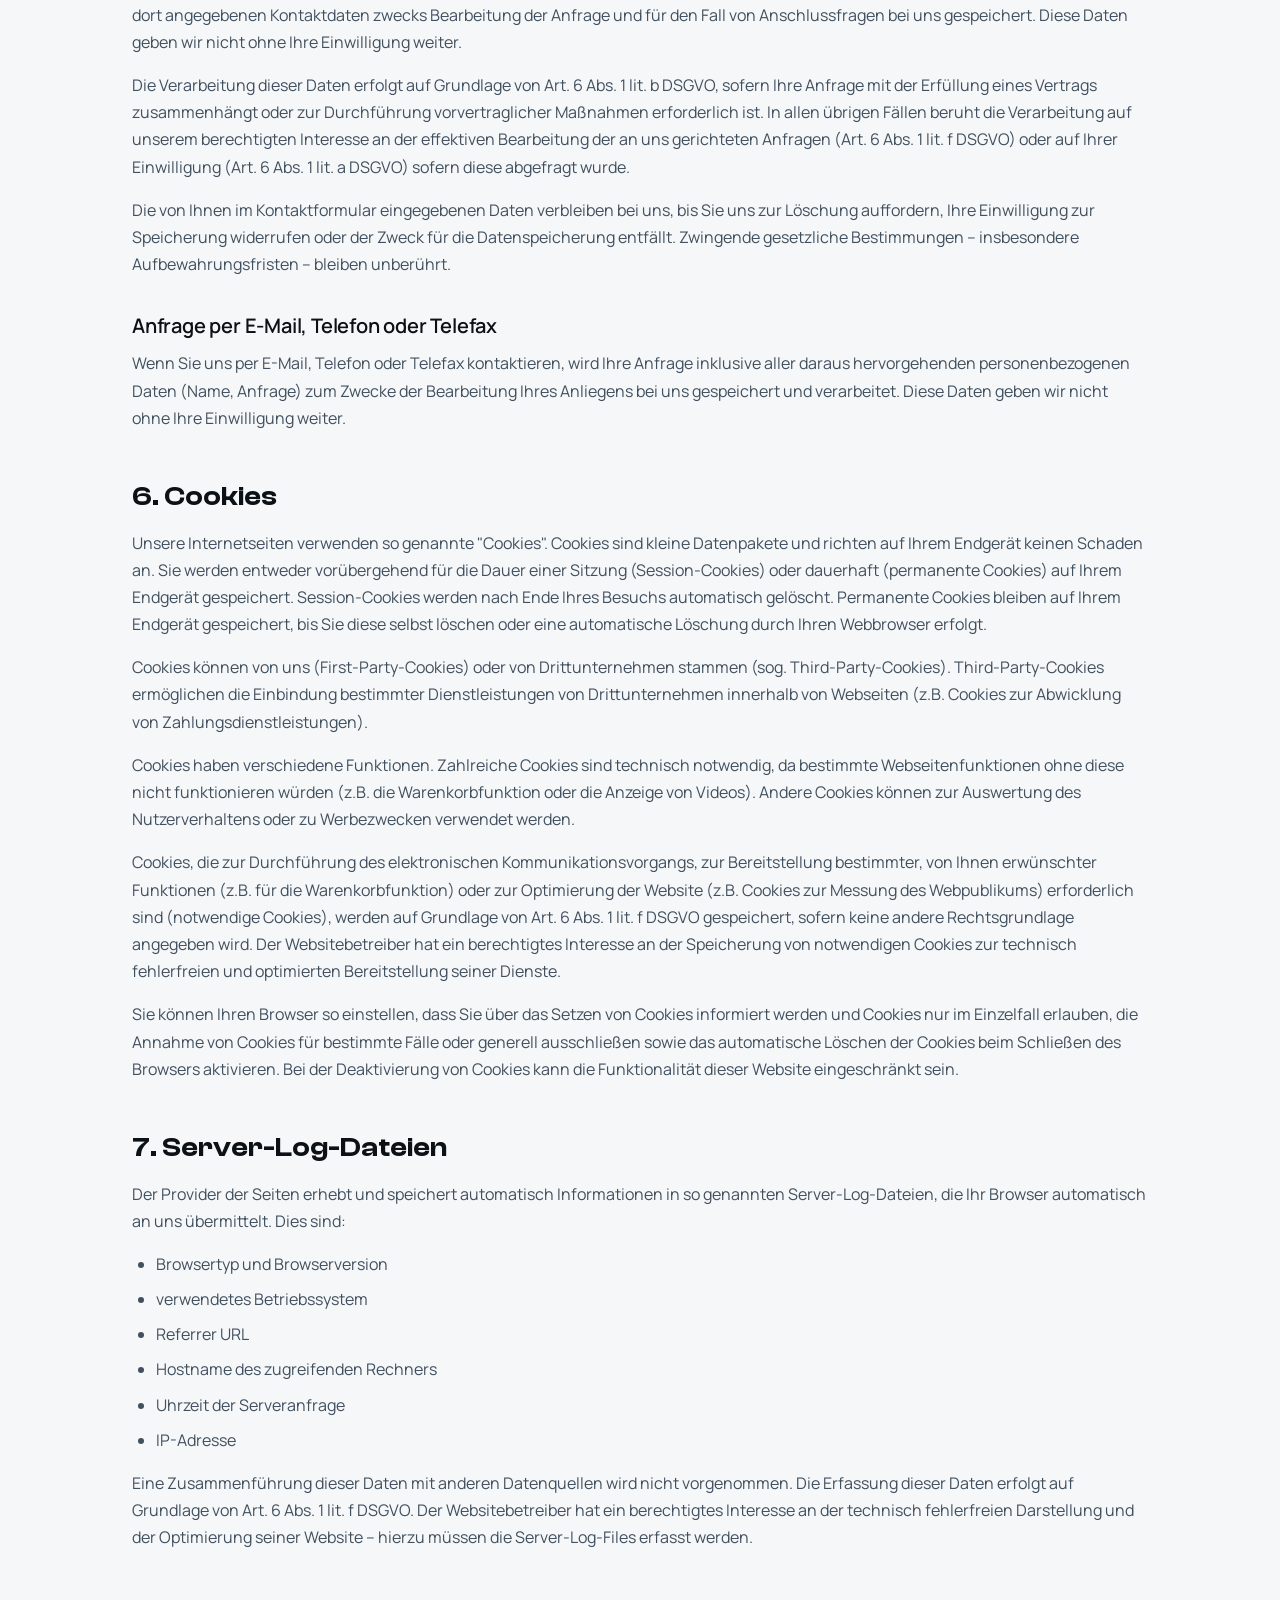
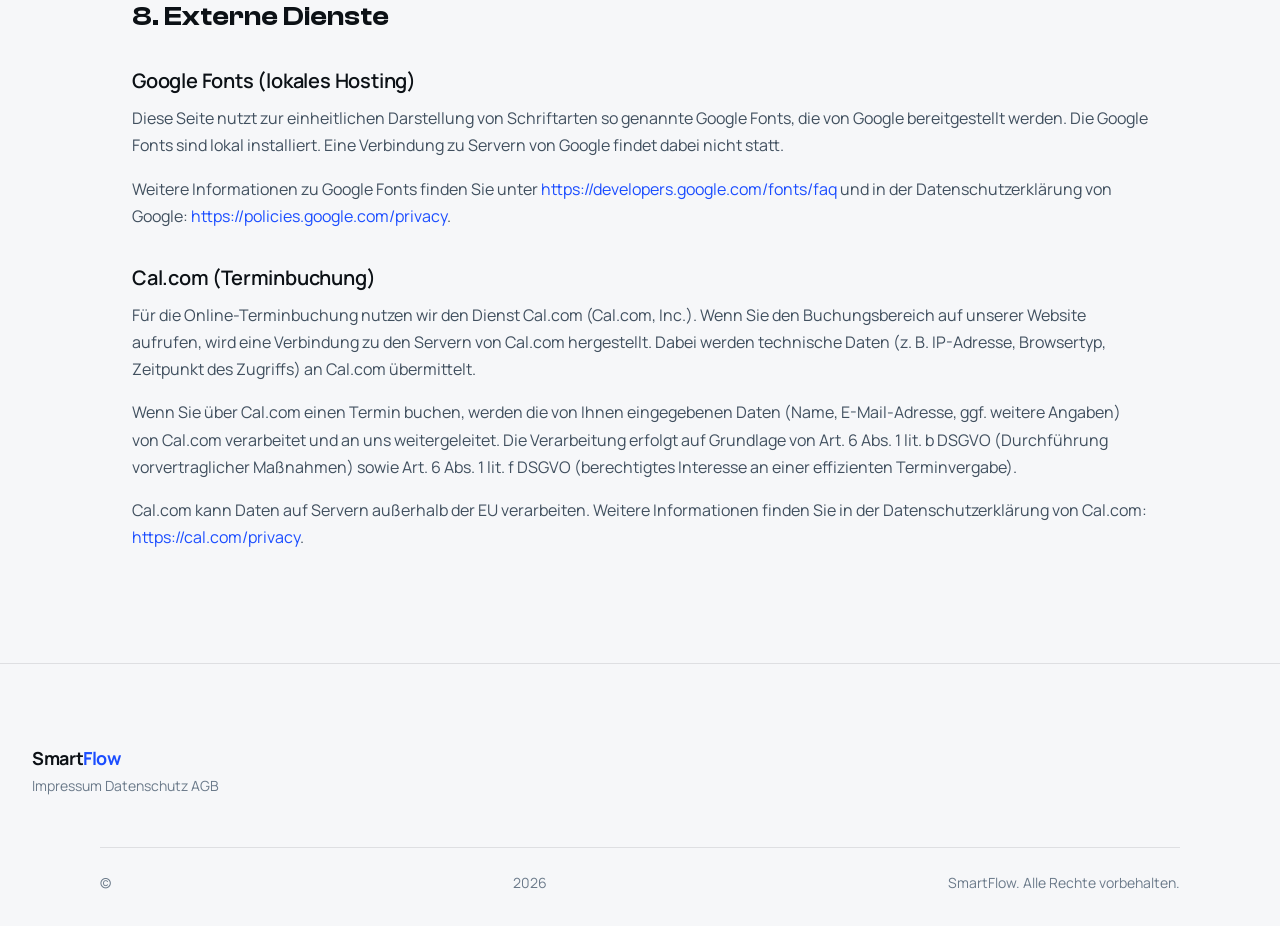
<file: datenschutz.html>
<!DOCTYPE html>
<html lang="de">
<head>
  <meta charset="UTF-8">
  <meta name="viewport" content="width=device-width, initial-scale=1.0">
  <meta name="description" content="Datenschutzerklärung - SmartFlow Prozessoptimierung, Digitalisierung und Automatisierung">
  <meta name="robots" content="noindex, follow">
  <title>Datenschutz | SmartFlow</title>

  <!-- Favicon -->
  <link rel="icon" type="image/svg+xml" href="favicon.svg">

  <!-- Open Graph / Social Media -->
  <meta property="og:type" content="website">
  <meta property="og:url" content="https://smartflow.bayern/datenschutz.html">
  <meta property="og:title" content="Datenschutz | SmartFlow">
  <meta property="og:description" content="Datenschutzerklärung - SmartFlow Prozessoptimierung, Digitalisierung und Automatisierung">
  <meta property="og:image" content="https://smartflow.bayern/assets/og-image.jpg">

  <!-- Language Alternates -->
  <link rel="alternate" hreflang="de" href="https://smartflow.bayern/datenschutz.html">
  <link rel="alternate" hreflang="en" href="https://smartflow.bayern/en/privacy-policy.html">
  <link rel="alternate" hreflang="x-default" href="https://smartflow.bayern/datenschutz.html">

  <!-- Canonical -->
  <link rel="canonical" href="https://smartflow.bayern/datenschutz.html">

  <!-- Styles -->
  <link rel="stylesheet" href="css/styles.min.css">
</head>
<body>

  <!-- ================================================
       HEADER / NAVIGATION
       ================================================ -->
  <header class="header" id="header">
    <nav class="nav">
      <a href="/" class="logo-text">Smart<span class="accent">Flow</span></a>

      <div class="nav-links">
        <a href="/#services" class="nav-link">Leistungen</a>
        <a href="/#contact" class="nav-link">Kontakt</a>

        <div class="lang-toggle">
          <span class="lang-btn current" aria-current="true">DE</span>
          <span class="lang-separator">|</span>
          <a href="en/privacy-policy.html" class="lang-btn">EN</a>
        </div>

        <button class="theme-toggle" id="theme-toggle" aria-label="Farbschema wechseln">
          <svg class="icon-sun" width="16" height="16" viewBox="0 0 24 24" fill="none" stroke="currentColor" stroke-width="2"><circle cx="12" cy="12" r="5"/><path d="M12 1v2M12 21v2M4.22 4.22l1.42 1.42M18.36 18.36l1.42 1.42M1 12h2M21 12h2M4.22 19.78l1.42-1.42M18.36 5.64l1.42-1.42"/></svg>
          <svg class="icon-moon" width="16" height="16" viewBox="0 0 24 24" fill="none" stroke="currentColor" stroke-width="2"><path d="M21 12.79A9 9 0 1 1 11.21 3 7 7 0 0 0 21 12.79z"/></svg>
        </button>
      </div>

      <button class="nav-hamburger" id="hamburger" aria-label="Menü öffnen" aria-expanded="false" aria-controls="mobile-menu">
        <span></span>
        <span></span>
        <span></span>
      </button>
    </nav>
  </header>

  <!-- Mobile Menu -->
  <div class="mobile-menu" id="mobile-menu" aria-hidden="true">
    <a href="/#services" class="nav-link">Leistungen</a>
    <a href="/#contact" class="nav-link">Kontakt</a>
    <div class="lang-toggle">
      <span class="lang-btn current" aria-current="true">DE</span>
      <span class="lang-separator">|</span>
      <a href="en/privacy-policy.html" class="lang-btn">EN</a>
    </div>
  </div>

  <!-- Legal Content -->
  <main class="legal-page">
    <div class="legal-container">
      <h1>Datenschutzerklärung</h1>
      <p class="legal-meta">Stand: 06.03.2026</p>

      <div class="legal-content">
        <section class="legal-section">
          <h2>1. Datenschutz auf einen Blick</h2>

          <h3>Allgemeine Hinweise</h3>
          <p>
            Die folgenden Hinweise geben einen einfachen Überblick darüber, was mit Ihren personenbezogenen Daten passiert, wenn Sie diese Website besuchen. Personenbezogene Daten sind alle Daten, mit denen Sie persönlich identifiziert werden können.
          </p>

          <h3>Datenerfassung auf dieser Website</h3>
          <h4>Wer ist verantwortlich für die Datenerfassung auf dieser Website?</h4>
          <p>
            Die Datenverarbeitung auf dieser Website erfolgt durch den Websitebetreiber. Dessen Kontaktdaten können Sie dem Impressum dieser Website entnehmen.
          </p>

          <h4>Wie erfassen wir Ihre Daten?</h4>
          <p>
            Ihre Daten werden zum einen dadurch erhoben, dass Sie uns diese mitteilen. Hierbei kann es sich z.B. um Daten handeln, die Sie in ein Kontaktformular eingeben.
          </p>
          <p>
            Andere Daten werden automatisch oder nach Ihrer Einwilligung beim Besuch der Website durch unsere IT-Systeme erfasst. Das sind vor allem technische Daten (z.B. Internetbrowser, Betriebssystem oder Uhrzeit des Seitenaufrufs).
          </p>

          <h4>Wofür nutzen wir Ihre Daten?</h4>
          <p>
            Ein Teil der Daten wird erhoben, um eine fehlerfreie Bereitstellung der Website zu gewährleisten. Andere Daten können zur Analyse Ihres Nutzerverhaltens verwendet werden.
          </p>

          <h4>Welche Rechte haben Sie bezüglich Ihrer Daten?</h4>
          <p>
            Sie haben jederzeit das Recht, unentgeltlich Auskunft über Herkunft, Empfänger und Zweck Ihrer gespeicherten personenbezogenen Daten zu erhalten. Sie haben außerdem ein Recht, die Berichtigung oder Löschung dieser Daten zu verlangen. Hierzu sowie zu weiteren Fragen zum Thema Datenschutz können Sie sich jederzeit an uns wenden.
          </p>
        </section>

        <section class="legal-section">
          <h2>2. Verantwortlicher</h2>
          <p>Verantwortlich für die Datenverarbeitung auf dieser Website ist:</p>
          <address>
            Smart Flow<br>
            Leon Heinrich<br>
            Arnulfsplatz 2<br>
            93047 Regensburg<br>
            <br>
            Telefon: +49 173 4487550<br>
            E-Mail: <a href="mailto:info@smartflow.bayern">info@smartflow.bayern</a>
          </address>
        </section>

        <section class="legal-section">
          <h2>3. Hosting</h2>
          <p>
            Wir hosten die Inhalte unserer Website bei folgendem Anbieter:
          </p>

          <h3>Externes Hosting</h3>
          <p>
            Diese Website wird extern gehostet. Die personenbezogenen Daten, die auf dieser Website erfasst werden, werden auf den Servern des Hosters gespeichert. Hierbei kann es sich v.a. um IP-Adressen, Kontaktanfragen, Meta- und Kommunikationsdaten, Vertragsdaten, Kontaktdaten, Namen, Websitezugriffe und sonstige Daten, die über eine Website generiert werden, handeln.
          </p>
          <p>
            Das externe Hosting erfolgt zum Zwecke der Vertragserfüllung gegenüber unseren potenziellen und bestehenden Kunden (Art. 6 Abs. 1 lit. b DSGVO) und im Interesse einer sicheren, schnellen und effizienten Bereitstellung unseres Online-Angebots durch einen professionellen Anbieter (Art. 6 Abs. 1 lit. f DSGVO).
          </p>
          <p>
            Unser Hoster wird Ihre Daten nur insoweit verarbeiten, wie dies zur Erfüllung seiner Leistungspflichten erforderlich ist und unsere Weisungen in Bezug auf diese Daten befolgen.
          </p>
        </section>

        <section class="legal-section">
          <h2>4. Allgemeine Hinweise und Pflichtinformationen</h2>

          <h3>Datenschutz</h3>
          <p>
            Die Betreiber dieser Seiten nehmen den Schutz Ihrer persönlichen Daten sehr ernst. Wir behandeln Ihre personenbezogenen Daten vertraulich und entsprechend den gesetzlichen Datenschutzvorschriften sowie dieser Datenschutzerklärung.
          </p>
          <p>
            Wenn Sie diese Website benutzen, werden verschiedene personenbezogene Daten erhoben. Personenbezogene Daten sind Daten, mit denen Sie persönlich identifiziert werden können. Die vorliegende Datenschutzerklärung erläutert, welche Daten wir erheben und wofür wir sie nutzen. Sie erläutert auch, wie und zu welchem Zweck das geschieht.
          </p>
          <p>
            Wir weisen darauf hin, dass die Datenübertragung im Internet (z.B. bei der Kommunikation per E-Mail) Sicherheitslücken aufweisen kann. Ein lückenloser Schutz der Daten vor dem Zugriff durch Dritte ist nicht möglich.
          </p>

          <h3>Speicherdauer</h3>
          <p>
            Soweit innerhalb dieser Datenschutzerklärung keine speziellere Speicherdauer genannt wurde, verbleiben Ihre personenbezogenen Daten bei uns, bis der Zweck für die Datenverarbeitung entfällt. Wenn Sie ein berechtigtes Löschersuchen geltend machen oder eine Einwilligung zur Datenverarbeitung widerrufen, werden Ihre Daten gelöscht, sofern wir keine anderen rechtlich zulässigen Gründe für die Speicherung Ihrer personenbezogenen Daten haben.
          </p>

          <h3>Widerruf Ihrer Einwilligung zur Datenverarbeitung</h3>
          <p>
            Viele Datenverarbeitungsvorgänge sind nur mit Ihrer ausdrücklichen Einwilligung möglich. Sie können eine bereits erteilte Einwilligung jederzeit widerrufen. Die Rechtmäßigkeit der bis zum Widerruf erfolgten Datenverarbeitung bleibt vom Widerruf unberührt.
          </p>

          <h3>Beschwerderecht bei der zuständigen Aufsichtsbehörde</h3>
          <p>
            Im Falle von Verstößen gegen die DSGVO steht den Betroffenen ein Beschwerderecht bei einer Aufsichtsbehörde zu. Das Beschwerderecht besteht unbeschadet anderweitiger verwaltungsrechtlicher oder gerichtlicher Rechtsbehelfe.
          </p>

          <h3>Recht auf Datenübertragbarkeit</h3>
          <p>
            Sie haben das Recht, Daten, die wir auf Grundlage Ihrer Einwilligung oder in Erfüllung eines Vertrags automatisiert verarbeiten, an sich oder an einen Dritten in einem gängigen, maschinenlesbaren Format aushändigen zu lassen. Sofern Sie die direkte Übertragung der Daten an einen anderen Verantwortlichen verlangen, erfolgt dies nur, soweit es technisch machbar ist.
          </p>

          <h3>Auskunft, Löschung und Berichtigung</h3>
          <p>
            Sie haben im Rahmen der geltenden gesetzlichen Bestimmungen jederzeit das Recht auf unentgeltliche Auskunft über Ihre gespeicherten personenbezogenen Daten, deren Herkunft und Empfänger und den Zweck der Datenverarbeitung und ggf. ein Recht auf Berichtigung oder Löschung dieser Daten. Hierzu sowie zu weiteren Fragen zum Thema personenbezogene Daten können Sie sich jederzeit an uns wenden.
          </p>

          <h3>Recht auf Einschränkung der Verarbeitung</h3>
          <p>
            Sie haben das Recht, die Einschränkung der Verarbeitung Ihrer personenbezogenen Daten zu verlangen. Hierzu können Sie sich jederzeit an uns wenden.
          </p>
        </section>

        <section class="legal-section">
          <h2>5. Datenerfassung auf dieser Website</h2>

          <h3>Kontaktformular</h3>
          <p>
            Wenn Sie uns per Kontaktformular Anfragen zukommen lassen, werden Ihre Angaben aus dem Anfrageformular inklusive der von Ihnen dort angegebenen Kontaktdaten zwecks Bearbeitung der Anfrage und für den Fall von Anschlussfragen bei uns gespeichert. Diese Daten geben wir nicht ohne Ihre Einwilligung weiter.
          </p>
          <p>
            Die Verarbeitung dieser Daten erfolgt auf Grundlage von Art. 6 Abs. 1 lit. b DSGVO, sofern Ihre Anfrage mit der Erfüllung eines Vertrags zusammenhängt oder zur Durchführung vorvertraglicher Maßnahmen erforderlich ist. In allen übrigen Fällen beruht die Verarbeitung auf unserem berechtigten Interesse an der effektiven Bearbeitung der an uns gerichteten Anfragen (Art. 6 Abs. 1 lit. f DSGVO) oder auf Ihrer Einwilligung (Art. 6 Abs. 1 lit. a DSGVO) sofern diese abgefragt wurde.
          </p>
          <p>
            Die von Ihnen im Kontaktformular eingegebenen Daten verbleiben bei uns, bis Sie uns zur Löschung auffordern, Ihre Einwilligung zur Speicherung widerrufen oder der Zweck für die Datenspeicherung entfällt. Zwingende gesetzliche Bestimmungen – insbesondere Aufbewahrungsfristen – bleiben unberührt.
          </p>

          <h3>Anfrage per E-Mail, Telefon oder Telefax</h3>
          <p>
            Wenn Sie uns per E-Mail, Telefon oder Telefax kontaktieren, wird Ihre Anfrage inklusive aller daraus hervorgehenden personenbezogenen Daten (Name, Anfrage) zum Zwecke der Bearbeitung Ihres Anliegens bei uns gespeichert und verarbeitet. Diese Daten geben wir nicht ohne Ihre Einwilligung weiter.
          </p>
        </section>

        <section class="legal-section">
          <h2>6. Cookies</h2>
          <p>
            Unsere Internetseiten verwenden so genannte "Cookies". Cookies sind kleine Datenpakete und richten auf Ihrem Endgerät keinen Schaden an. Sie werden entweder vorübergehend für die Dauer einer Sitzung (Session-Cookies) oder dauerhaft (permanente Cookies) auf Ihrem Endgerät gespeichert. Session-Cookies werden nach Ende Ihres Besuchs automatisch gelöscht. Permanente Cookies bleiben auf Ihrem Endgerät gespeichert, bis Sie diese selbst löschen oder eine automatische Löschung durch Ihren Webbrowser erfolgt.
          </p>
          <p>
            Cookies können von uns (First-Party-Cookies) oder von Drittunternehmen stammen (sog. Third-Party-Cookies). Third-Party-Cookies ermöglichen die Einbindung bestimmter Dienstleistungen von Drittunternehmen innerhalb von Webseiten (z.B. Cookies zur Abwicklung von Zahlungsdienstleistungen).
          </p>
          <p>
            Cookies haben verschiedene Funktionen. Zahlreiche Cookies sind technisch notwendig, da bestimmte Webseitenfunktionen ohne diese nicht funktionieren würden (z.B. die Warenkorbfunktion oder die Anzeige von Videos). Andere Cookies können zur Auswertung des Nutzerverhaltens oder zu Werbezwecken verwendet werden.
          </p>
          <p>
            Cookies, die zur Durchführung des elektronischen Kommunikationsvorgangs, zur Bereitstellung bestimmter, von Ihnen erwünschter Funktionen (z.B. für die Warenkorbfunktion) oder zur Optimierung der Website (z.B. Cookies zur Messung des Webpublikums) erforderlich sind (notwendige Cookies), werden auf Grundlage von Art. 6 Abs. 1 lit. f DSGVO gespeichert, sofern keine andere Rechtsgrundlage angegeben wird. Der Websitebetreiber hat ein berechtigtes Interesse an der Speicherung von notwendigen Cookies zur technisch fehlerfreien und optimierten Bereitstellung seiner Dienste.
          </p>
          <p>
            Sie können Ihren Browser so einstellen, dass Sie über das Setzen von Cookies informiert werden und Cookies nur im Einzelfall erlauben, die Annahme von Cookies für bestimmte Fälle oder generell ausschließen sowie das automatische Löschen der Cookies beim Schließen des Browsers aktivieren. Bei der Deaktivierung von Cookies kann die Funktionalität dieser Website eingeschränkt sein.
          </p>
        </section>

        <section class="legal-section">
          <h2>7. Server-Log-Dateien</h2>
          <p>
            Der Provider der Seiten erhebt und speichert automatisch Informationen in so genannten Server-Log-Dateien, die Ihr Browser automatisch an uns übermittelt. Dies sind:
          </p>
          <ul>
            <li>Browsertyp und Browserversion</li>
            <li>verwendetes Betriebssystem</li>
            <li>Referrer URL</li>
            <li>Hostname des zugreifenden Rechners</li>
            <li>Uhrzeit der Serveranfrage</li>
            <li>IP-Adresse</li>
          </ul>
          <p>
            Eine Zusammenführung dieser Daten mit anderen Datenquellen wird nicht vorgenommen. Die Erfassung dieser Daten erfolgt auf Grundlage von Art. 6 Abs. 1 lit. f DSGVO. Der Websitebetreiber hat ein berechtigtes Interesse an der technisch fehlerfreien Darstellung und der Optimierung seiner Website – hierzu müssen die Server-Log-Files erfasst werden.
          </p>
        </section>

        <section class="legal-section">
          <h2>8. Externe Dienste</h2>

          <h3>Google Fonts (lokales Hosting)</h3>
          <p>
            Diese Seite nutzt zur einheitlichen Darstellung von Schriftarten so genannte Google Fonts, die von Google bereitgestellt werden. Die Google Fonts sind lokal installiert. Eine Verbindung zu Servern von Google findet dabei nicht statt.
          </p>
          <p>
            Weitere Informationen zu Google Fonts finden Sie unter
            <a href="https://developers.google.com/fonts/faq" target="_blank" rel="noopener noreferrer">https://developers.google.com/fonts/faq</a>
            und in der Datenschutzerklärung von Google:
            <a href="https://policies.google.com/privacy" target="_blank" rel="noopener noreferrer">https://policies.google.com/privacy</a>.
          </p>

          <h3>Cal.com (Terminbuchung)</h3>
          <p>
            Für die Online-Terminbuchung nutzen wir den Dienst Cal.com (Cal.com, Inc.). Wenn Sie den Buchungsbereich auf unserer Website aufrufen, wird eine Verbindung zu den Servern von Cal.com hergestellt. Dabei werden technische Daten (z.&nbsp;B. IP-Adresse, Browsertyp, Zeitpunkt des Zugriffs) an Cal.com übermittelt.
          </p>
          <p>
            Wenn Sie über Cal.com einen Termin buchen, werden die von Ihnen eingegebenen Daten (Name, E-Mail-Adresse, ggf. weitere Angaben) von Cal.com verarbeitet und an uns weitergeleitet. Die Verarbeitung erfolgt auf Grundlage von Art. 6 Abs. 1 lit. b DSGVO (Durchführung vorvertraglicher Maßnahmen) sowie Art. 6 Abs. 1 lit. f DSGVO (berechtigtes Interesse an einer effizienten Terminvergabe).
          </p>
          <p>
            Cal.com kann Daten auf Servern außerhalb der EU verarbeiten. Weitere Informationen finden Sie in der Datenschutzerklärung von Cal.com:
            <a href="https://cal.com/privacy" target="_blank" rel="noopener noreferrer">https://cal.com/privacy</a>.
          </p>
        </section>
      </div>
    </div>
  </main>

  <!-- ================================================
       FOOTER
       ================================================ -->
  <footer class="footer">
    <div class="footer-inner">
      <span class="footer-logo">Smart<span class="accent">Flow</span></span>
      <nav class="footer-links" aria-label="Rechtliche Links">
        <a href="impressum.html" class="footer-link">Impressum</a>
        <a href="datenschutz.html" class="footer-link">Datenschutz</a>
        <a href="agb.html" class="footer-link">AGB</a>
      </nav>
    </div>
    <p class="footer-copy">&copy; <span id="footer-year">2026</span> SmartFlow. Alle Rechte vorbehalten.</p>
  </footer>

  <!-- JavaScript -->
  <script src="js/main.min.js"></script>
</body>
</html>
</file>
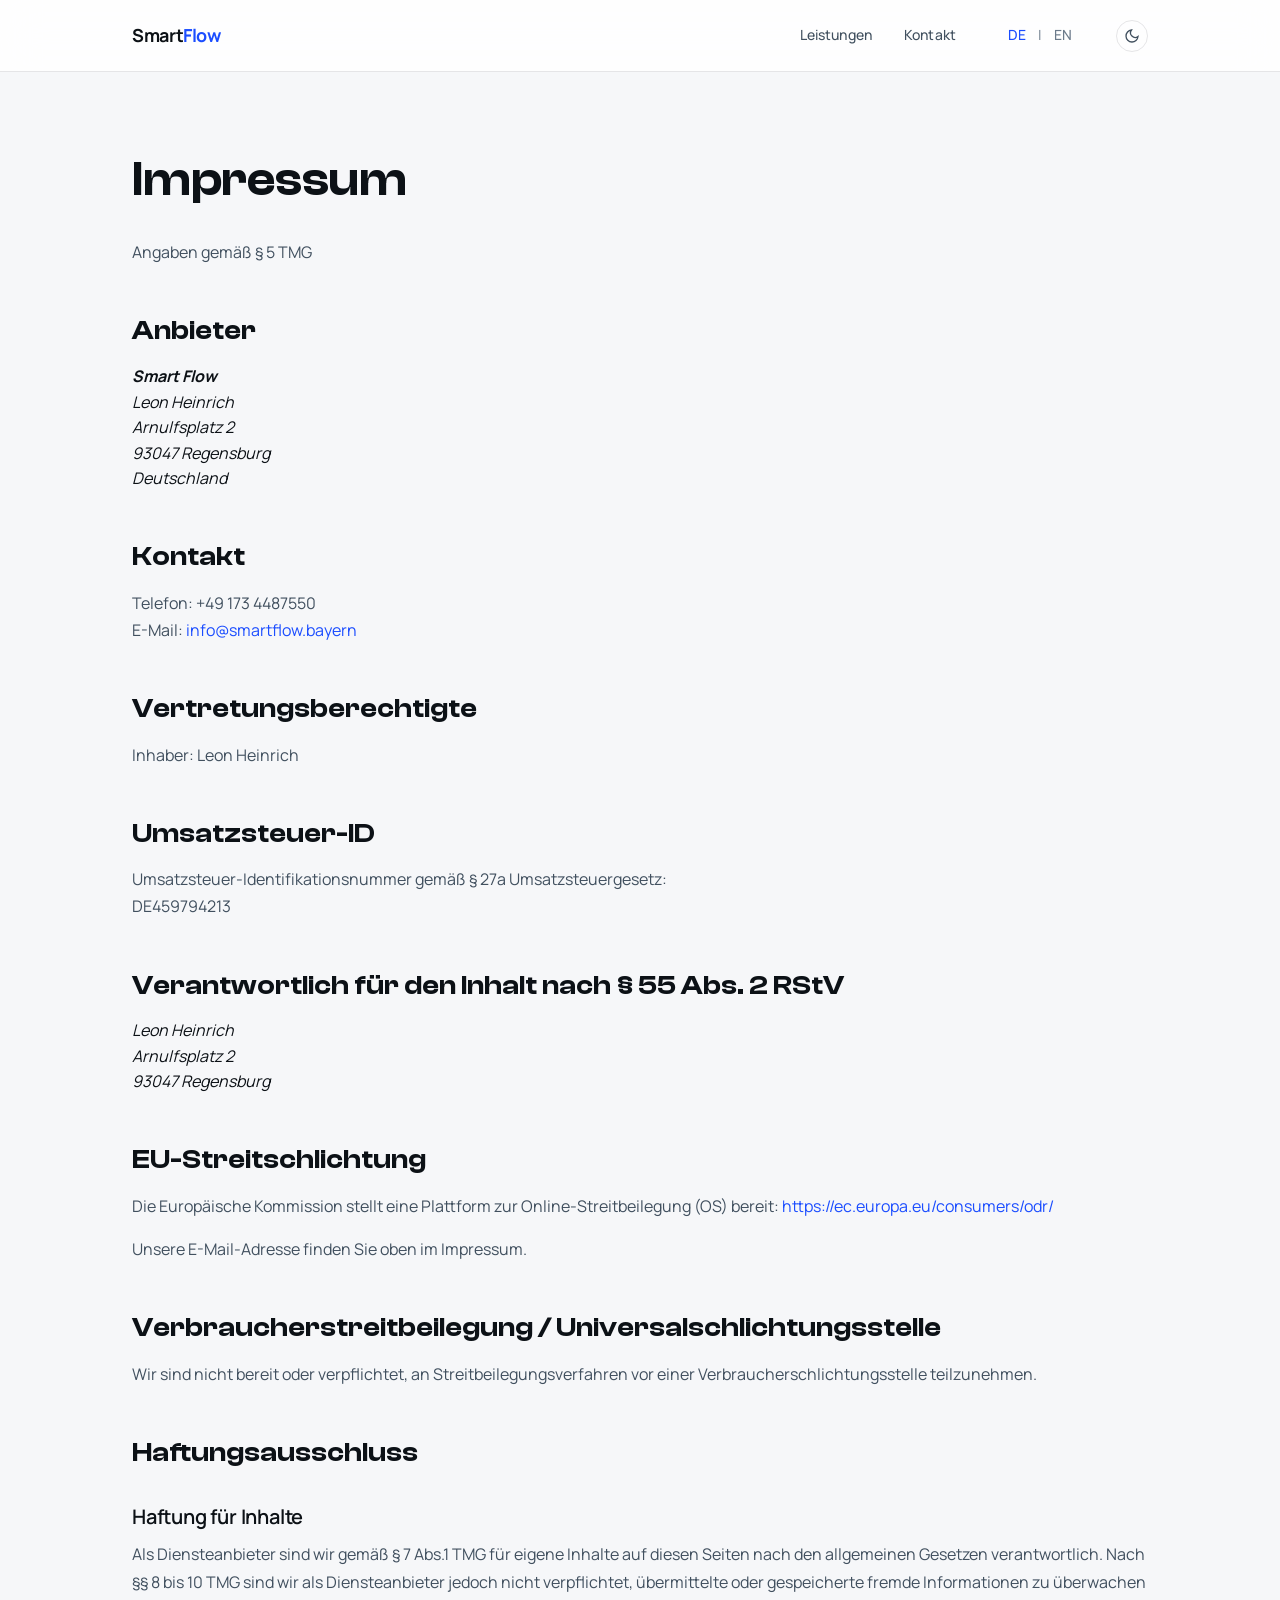
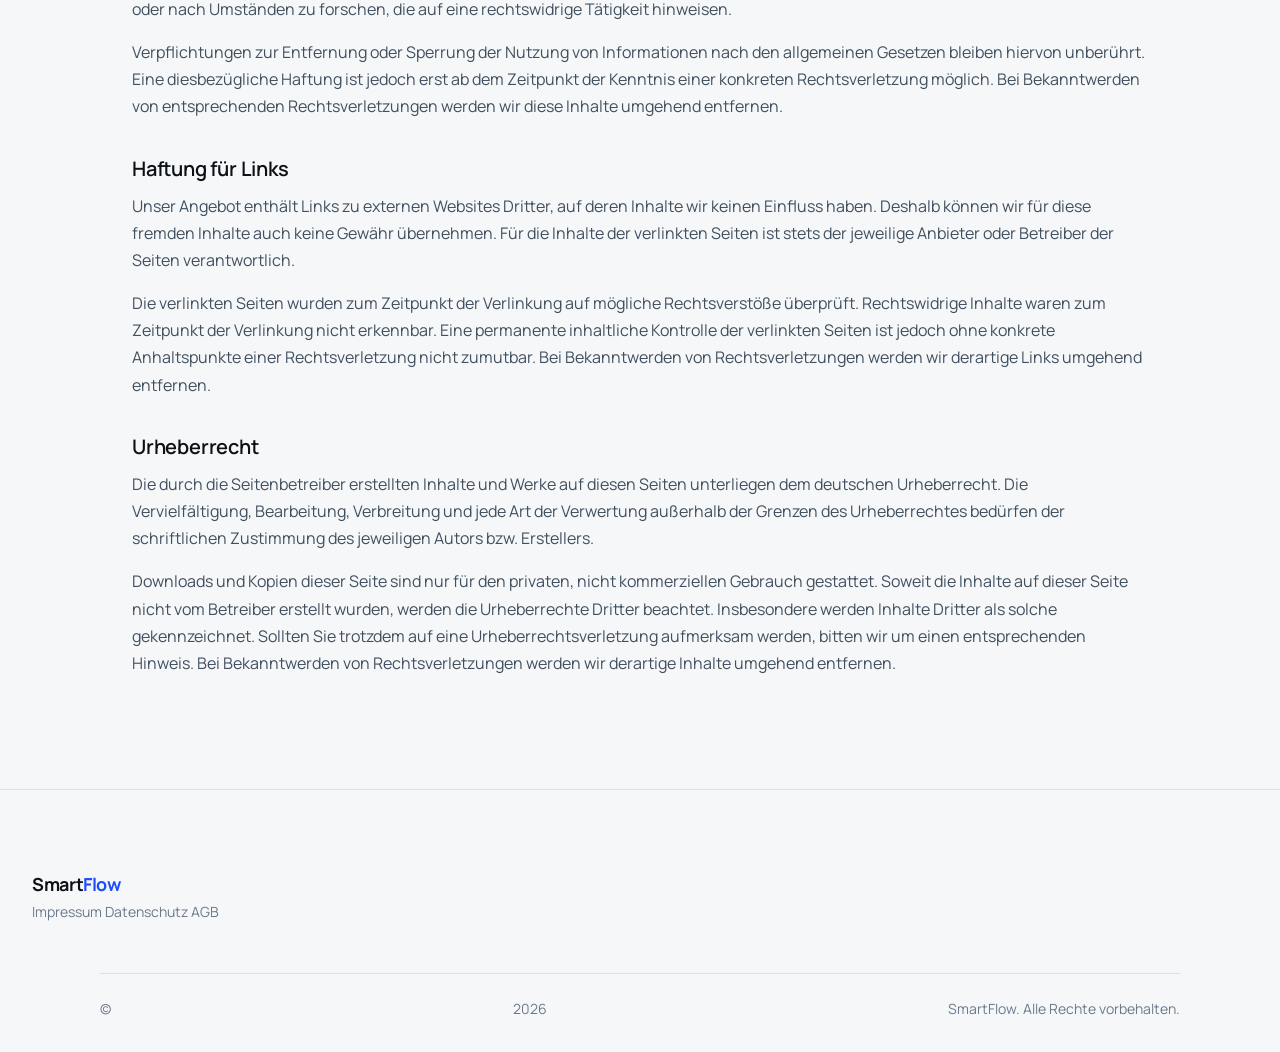
<file: impressum.html>
<!DOCTYPE html>
<html lang="de">
<head>
  <meta charset="UTF-8">
  <meta name="viewport" content="width=device-width, initial-scale=1.0">
  <meta name="description" content="Impressum - SmartFlow Prozessoptimierung, Digitalisierung und Automatisierung">
  <meta name="robots" content="noindex, follow">
  <title>Impressum | SmartFlow</title>

  <!-- Favicon -->
  <link rel="icon" type="image/svg+xml" href="favicon.svg">

  <!-- Open Graph / Social Media -->
  <meta property="og:type" content="website">
  <meta property="og:url" content="https://smartflow.bayern/impressum.html">
  <meta property="og:title" content="Impressum | SmartFlow">
  <meta property="og:description" content="Impressum - SmartFlow Prozessoptimierung, Digitalisierung und Automatisierung">
  <meta property="og:image" content="https://smartflow.bayern/assets/og-image.jpg">

  <!-- Language Alternates -->
  <link rel="alternate" hreflang="de" href="https://smartflow.bayern/impressum.html">
  <link rel="alternate" hreflang="en" href="https://smartflow.bayern/en/legal-notice.html">
  <link rel="alternate" hreflang="x-default" href="https://smartflow.bayern/impressum.html">

  <!-- Canonical -->
  <link rel="canonical" href="https://smartflow.bayern/impressum.html">

  <!-- Styles -->
  <link rel="stylesheet" href="css/styles.min.css">
</head>
<body>

  <!-- ================================================
       HEADER / NAVIGATION
       ================================================ -->
  <header class="header" id="header">
    <nav class="nav">
      <a href="/" class="logo-text">Smart<span class="accent">Flow</span></a>

      <div class="nav-links">
        <a href="/#services" class="nav-link">Leistungen</a>
        <a href="/#contact" class="nav-link">Kontakt</a>

        <div class="lang-toggle">
          <span class="lang-btn current" aria-current="true">DE</span>
          <span class="lang-separator">|</span>
          <a href="en/legal-notice.html" class="lang-btn">EN</a>
        </div>

        <button class="theme-toggle" id="theme-toggle" aria-label="Farbschema wechseln">
          <svg class="icon-sun" width="16" height="16" viewBox="0 0 24 24" fill="none" stroke="currentColor" stroke-width="2"><circle cx="12" cy="12" r="5"/><path d="M12 1v2M12 21v2M4.22 4.22l1.42 1.42M18.36 18.36l1.42 1.42M1 12h2M21 12h2M4.22 19.78l1.42-1.42M18.36 5.64l1.42-1.42"/></svg>
          <svg class="icon-moon" width="16" height="16" viewBox="0 0 24 24" fill="none" stroke="currentColor" stroke-width="2"><path d="M21 12.79A9 9 0 1 1 11.21 3 7 7 0 0 0 21 12.79z"/></svg>
        </button>
      </div>

      <button class="nav-hamburger" id="hamburger" aria-label="Menü öffnen" aria-expanded="false" aria-controls="mobile-menu">
        <span></span>
        <span></span>
        <span></span>
      </button>
    </nav>
  </header>

  <!-- Mobile Menu -->
  <div class="mobile-menu" id="mobile-menu" aria-hidden="true">
    <a href="/#services" class="nav-link">Leistungen</a>
    <a href="/#contact" class="nav-link">Kontakt</a>
    <div class="lang-toggle">
      <span class="lang-btn current" aria-current="true">DE</span>
      <span class="lang-separator">|</span>
      <a href="en/legal-notice.html" class="lang-btn">EN</a>
    </div>
  </div>

  <!-- Legal Content -->
  <main class="legal-page">
    <div class="legal-container">
      <h1>Impressum</h1>
      <p class="legal-meta">Angaben gemäß § 5 TMG</p>

      <div class="legal-content">
        <section class="legal-section">
          <h2>Anbieter</h2>
          <address>
            <strong>Smart Flow</strong><br>
            Leon Heinrich<br>
            Arnulfsplatz 2<br>
            93047 Regensburg<br>
            Deutschland
          </address>
        </section>

        <section class="legal-section">
          <h2>Kontakt</h2>
          <p>
            Telefon: +49 173 4487550<br>
            E-Mail: <a href="mailto:info@smartflow.bayern">info@smartflow.bayern</a>
          </p>
        </section>

        <section class="legal-section">
          <h2>Vertretungsberechtigte</h2>
          <p>
            Inhaber: Leon Heinrich
          </p>
        </section>

        <section class="legal-section">
          <h2>Umsatzsteuer-ID</h2>
          <p>
            Umsatzsteuer-Identifikationsnummer gemäß § 27a Umsatzsteuergesetz:<br>
            DE459794213
          </p>
        </section>

        <section class="legal-section">
          <h2>Verantwortlich für den Inhalt nach § 55 Abs. 2 RStV</h2>
          <address>
            Leon Heinrich<br>
            Arnulfsplatz 2<br>
            93047 Regensburg
          </address>
        </section>

        <section class="legal-section">
          <h2>EU-Streitschlichtung</h2>
          <p>
            Die Europäische Kommission stellt eine Plattform zur Online-Streitbeilegung (OS) bereit:
            <a href="https://ec.europa.eu/consumers/odr/" target="_blank" rel="noopener noreferrer">https://ec.europa.eu/consumers/odr/</a>
          </p>
          <p>
            Unsere E-Mail-Adresse finden Sie oben im Impressum.
          </p>
        </section>

        <section class="legal-section">
          <h2>Verbraucherstreitbeilegung / Universalschlichtungsstelle</h2>
          <p>
            Wir sind nicht bereit oder verpflichtet, an Streitbeilegungsverfahren vor einer Verbraucherschlichtungsstelle teilzunehmen.
          </p>
        </section>

        <section class="legal-section">
          <h2>Haftungsausschluss</h2>

          <h3>Haftung für Inhalte</h3>
          <p>
            Als Diensteanbieter sind wir gemäß § 7 Abs.1 TMG für eigene Inhalte auf diesen Seiten nach den allgemeinen Gesetzen verantwortlich. Nach §§ 8 bis 10 TMG sind wir als Diensteanbieter jedoch nicht verpflichtet, übermittelte oder gespeicherte fremde Informationen zu überwachen oder nach Umständen zu forschen, die auf eine rechtswidrige Tätigkeit hinweisen.
          </p>
          <p>
            Verpflichtungen zur Entfernung oder Sperrung der Nutzung von Informationen nach den allgemeinen Gesetzen bleiben hiervon unberührt. Eine diesbezügliche Haftung ist jedoch erst ab dem Zeitpunkt der Kenntnis einer konkreten Rechtsverletzung möglich. Bei Bekanntwerden von entsprechenden Rechtsverletzungen werden wir diese Inhalte umgehend entfernen.
          </p>

          <h3>Haftung für Links</h3>
          <p>
            Unser Angebot enthält Links zu externen Websites Dritter, auf deren Inhalte wir keinen Einfluss haben. Deshalb können wir für diese fremden Inhalte auch keine Gewähr übernehmen. Für die Inhalte der verlinkten Seiten ist stets der jeweilige Anbieter oder Betreiber der Seiten verantwortlich.
          </p>
          <p>
            Die verlinkten Seiten wurden zum Zeitpunkt der Verlinkung auf mögliche Rechtsverstöße überprüft. Rechtswidrige Inhalte waren zum Zeitpunkt der Verlinkung nicht erkennbar. Eine permanente inhaltliche Kontrolle der verlinkten Seiten ist jedoch ohne konkrete Anhaltspunkte einer Rechtsverletzung nicht zumutbar. Bei Bekanntwerden von Rechtsverletzungen werden wir derartige Links umgehend entfernen.
          </p>

          <h3>Urheberrecht</h3>
          <p>
            Die durch die Seitenbetreiber erstellten Inhalte und Werke auf diesen Seiten unterliegen dem deutschen Urheberrecht. Die Vervielfältigung, Bearbeitung, Verbreitung und jede Art der Verwertung außerhalb der Grenzen des Urheberrechtes bedürfen der schriftlichen Zustimmung des jeweiligen Autors bzw. Erstellers.
          </p>
          <p>
            Downloads und Kopien dieser Seite sind nur für den privaten, nicht kommerziellen Gebrauch gestattet. Soweit die Inhalte auf dieser Seite nicht vom Betreiber erstellt wurden, werden die Urheberrechte Dritter beachtet. Insbesondere werden Inhalte Dritter als solche gekennzeichnet. Sollten Sie trotzdem auf eine Urheberrechtsverletzung aufmerksam werden, bitten wir um einen entsprechenden Hinweis. Bei Bekanntwerden von Rechtsverletzungen werden wir derartige Inhalte umgehend entfernen.
          </p>
        </section>
      </div>
    </div>
  </main>

  <!-- ================================================
       FOOTER
       ================================================ -->
  <footer class="footer">
    <div class="footer-inner">
      <span class="footer-logo">Smart<span class="accent">Flow</span></span>
      <nav class="footer-links" aria-label="Rechtliche Links">
        <a href="impressum.html" class="footer-link">Impressum</a>
        <a href="datenschutz.html" class="footer-link">Datenschutz</a>
        <a href="agb.html" class="footer-link">AGB</a>
      </nav>
    </div>
    <p class="footer-copy">&copy; <span id="footer-year">2026</span> SmartFlow. Alle Rechte vorbehalten.</p>
  </footer>

  <!-- JavaScript -->
  <script src="js/main.min.js"></script>
</body>
</html>
</file>
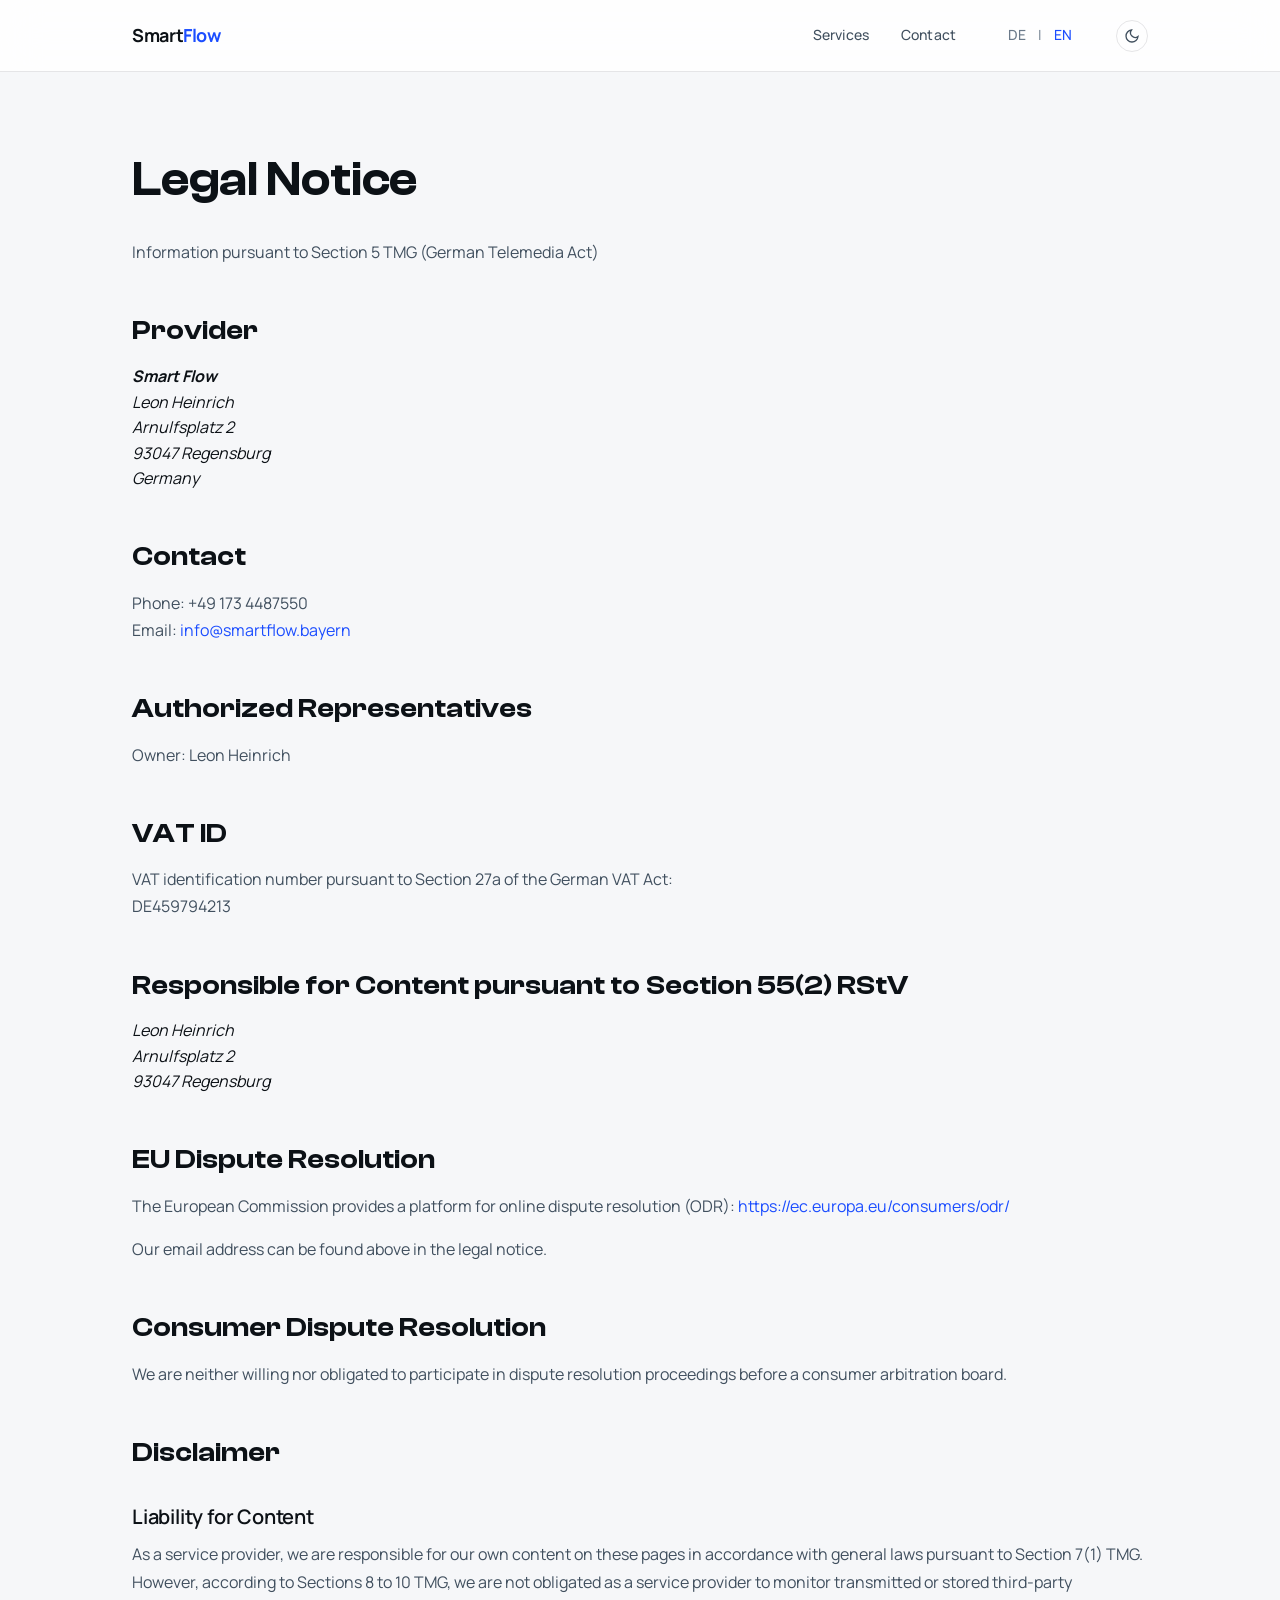
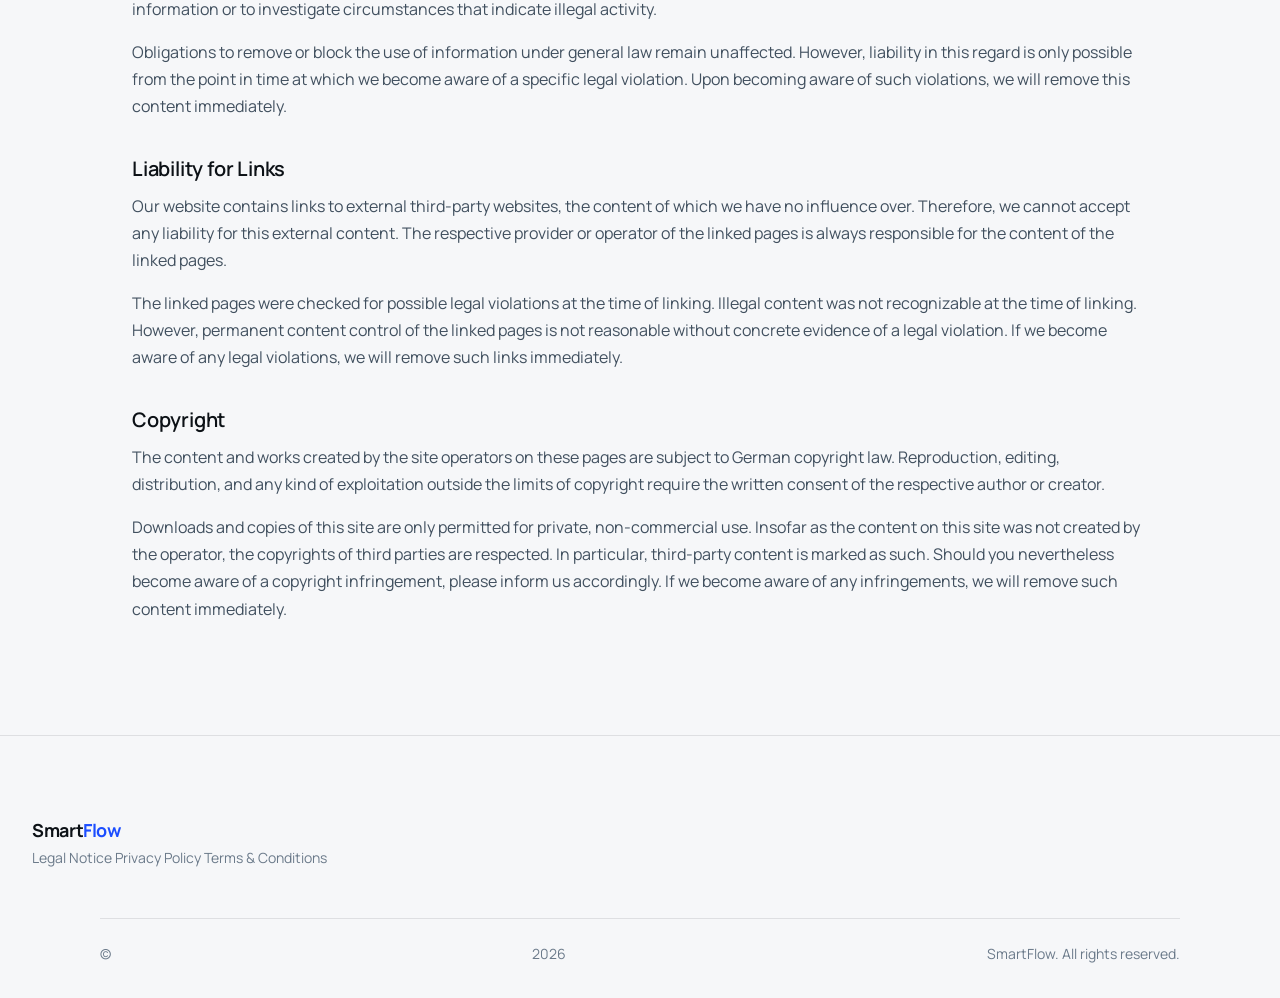
<file: en/legal-notice.html>
<!DOCTYPE html>
<html lang="en">
<head>
  <meta charset="UTF-8">
  <meta name="viewport" content="width=device-width, initial-scale=1.0">
  <meta name="description" content="Legal Notice - SmartFlow Process Optimization, Digitalization and Automation">
  <meta name="robots" content="noindex, follow">
  <title>Legal Notice | SmartFlow</title>

  <!-- Favicon -->
  <link rel="icon" type="image/svg+xml" href="../favicon.svg">

  <!-- Open Graph / Social Media -->
  <meta property="og:type" content="website">
  <meta property="og:url" content="https://smartflow.bayern/en/legal-notice.html">
  <meta property="og:title" content="Legal Notice | SmartFlow">
  <meta property="og:description" content="Legal Notice - SmartFlow Process Optimization, Digitalization and Automation">
  <meta property="og:image" content="https://smartflow.bayern/assets/og-image.jpg">

  <!-- Language Alternates -->
  <link rel="alternate" hreflang="de" href="https://smartflow.bayern/impressum.html">
  <link rel="alternate" hreflang="en" href="https://smartflow.bayern/en/legal-notice.html">
  <link rel="alternate" hreflang="x-default" href="https://smartflow.bayern/impressum.html">

  <!-- Canonical -->
  <link rel="canonical" href="https://smartflow.bayern/en/legal-notice.html">

  <!-- Styles -->
  <link rel="stylesheet" href="../css/styles.min.css">
</head>
<body>

  <!-- ================================================
       HEADER / NAVIGATION
       ================================================ -->
  <header class="header" id="header">
    <nav class="nav">
      <a href="/en/" class="logo-text">Smart<span class="accent">Flow</span></a>

      <div class="nav-links">
        <a href="/en/#services" class="nav-link">Services</a>
        <a href="/en/#contact" class="nav-link">Contact</a>

        <div class="lang-toggle">
          <a href="../impressum.html" class="lang-btn">DE</a>
          <span class="lang-separator">|</span>
          <span class="lang-btn current" aria-current="true">EN</span>
        </div>

        <button class="theme-toggle" id="theme-toggle" aria-label="Toggle color scheme">
          <svg class="icon-sun" width="16" height="16" viewBox="0 0 24 24" fill="none" stroke="currentColor" stroke-width="2"><circle cx="12" cy="12" r="5"/><path d="M12 1v2M12 21v2M4.22 4.22l1.42 1.42M18.36 18.36l1.42 1.42M1 12h2M21 12h2M4.22 19.78l1.42-1.42M18.36 5.64l1.42-1.42"/></svg>
          <svg class="icon-moon" width="16" height="16" viewBox="0 0 24 24" fill="none" stroke="currentColor" stroke-width="2"><path d="M21 12.79A9 9 0 1 1 11.21 3 7 7 0 0 0 21 12.79z"/></svg>
        </button>
      </div>

      <button class="nav-hamburger" id="hamburger" aria-label="Open menu" aria-expanded="false" aria-controls="mobile-menu">
        <span></span>
        <span></span>
        <span></span>
      </button>
    </nav>
  </header>

  <!-- Mobile Menu -->
  <div class="mobile-menu" id="mobile-menu" aria-hidden="true">
    <a href="/en/#services" class="nav-link">Services</a>
    <a href="/en/#contact" class="nav-link">Contact</a>
    <div class="lang-toggle">
      <a href="../impressum.html" class="lang-btn">DE</a>
      <span class="lang-separator">|</span>
      <span class="lang-btn current" aria-current="true">EN</span>
    </div>
  </div>

  <!-- Legal Content -->
  <main class="legal-page">
    <div class="legal-container">
      <h1>Legal Notice</h1>
      <p class="legal-meta">Information pursuant to Section 5 TMG (German Telemedia Act)</p>

      <div class="legal-content">
        <section class="legal-section">
          <h2>Provider</h2>
          <address>
            <strong>Smart Flow</strong><br>
            Leon Heinrich<br>
            Arnulfsplatz 2<br>
            93047 Regensburg<br>
            Germany
          </address>
        </section>

        <section class="legal-section">
          <h2>Contact</h2>
          <p>
            Phone: +49 173 4487550<br>
            Email: <a href="mailto:info@smartflow.bayern">info@smartflow.bayern</a>
          </p>
        </section>

        <section class="legal-section">
          <h2>Authorized Representatives</h2>
          <p>
            Owner: Leon Heinrich
          </p>
        </section>

        <section class="legal-section">
          <h2>VAT ID</h2>
          <p>
            VAT identification number pursuant to Section 27a of the German VAT Act:<br>
            DE459794213
          </p>
        </section>

        <section class="legal-section">
          <h2>Responsible for Content pursuant to Section 55(2) RStV</h2>
          <address>
            Leon Heinrich<br>
            Arnulfsplatz 2<br>
            93047 Regensburg
          </address>
        </section>

        <section class="legal-section">
          <h2>EU Dispute Resolution</h2>
          <p>
            The European Commission provides a platform for online dispute resolution (ODR):
            <a href="https://ec.europa.eu/consumers/odr/" target="_blank" rel="noopener noreferrer">https://ec.europa.eu/consumers/odr/</a>
          </p>
          <p>
            Our email address can be found above in the legal notice.
          </p>
        </section>

        <section class="legal-section">
          <h2>Consumer Dispute Resolution</h2>
          <p>
            We are neither willing nor obligated to participate in dispute resolution proceedings before a consumer arbitration board.
          </p>
        </section>

        <section class="legal-section">
          <h2>Disclaimer</h2>

          <h3>Liability for Content</h3>
          <p>
            As a service provider, we are responsible for our own content on these pages in accordance with general laws pursuant to Section 7(1) TMG. However, according to Sections 8 to 10 TMG, we are not obligated as a service provider to monitor transmitted or stored third-party information or to investigate circumstances that indicate illegal activity.
          </p>
          <p>
            Obligations to remove or block the use of information under general law remain unaffected. However, liability in this regard is only possible from the point in time at which we become aware of a specific legal violation. Upon becoming aware of such violations, we will remove this content immediately.
          </p>

          <h3>Liability for Links</h3>
          <p>
            Our website contains links to external third-party websites, the content of which we have no influence over. Therefore, we cannot accept any liability for this external content. The respective provider or operator of the linked pages is always responsible for the content of the linked pages.
          </p>
          <p>
            The linked pages were checked for possible legal violations at the time of linking. Illegal content was not recognizable at the time of linking. However, permanent content control of the linked pages is not reasonable without concrete evidence of a legal violation. If we become aware of any legal violations, we will remove such links immediately.
          </p>

          <h3>Copyright</h3>
          <p>
            The content and works created by the site operators on these pages are subject to German copyright law. Reproduction, editing, distribution, and any kind of exploitation outside the limits of copyright require the written consent of the respective author or creator.
          </p>
          <p>
            Downloads and copies of this site are only permitted for private, non-commercial use. Insofar as the content on this site was not created by the operator, the copyrights of third parties are respected. In particular, third-party content is marked as such. Should you nevertheless become aware of a copyright infringement, please inform us accordingly. If we become aware of any infringements, we will remove such content immediately.
          </p>
        </section>
      </div>
    </div>
  </main>

  <!-- ================================================
       FOOTER
       ================================================ -->
  <footer class="footer">
    <div class="footer-inner">
      <span class="footer-logo">Smart<span class="accent">Flow</span></span>
      <nav class="footer-links" aria-label="Legal links">
        <a href="legal-notice.html" class="footer-link">Legal Notice</a>
        <a href="privacy-policy.html" class="footer-link">Privacy Policy</a>
        <a href="terms.html" class="footer-link">Terms &amp; Conditions</a>
      </nav>
    </div>
    <p class="footer-copy">&copy; <span id="footer-year">2026</span> SmartFlow. All rights reserved.</p>
  </footer>

  <!-- JavaScript -->
  <script src="../js/main.min.js"></script>
</body>
</html>
</file>
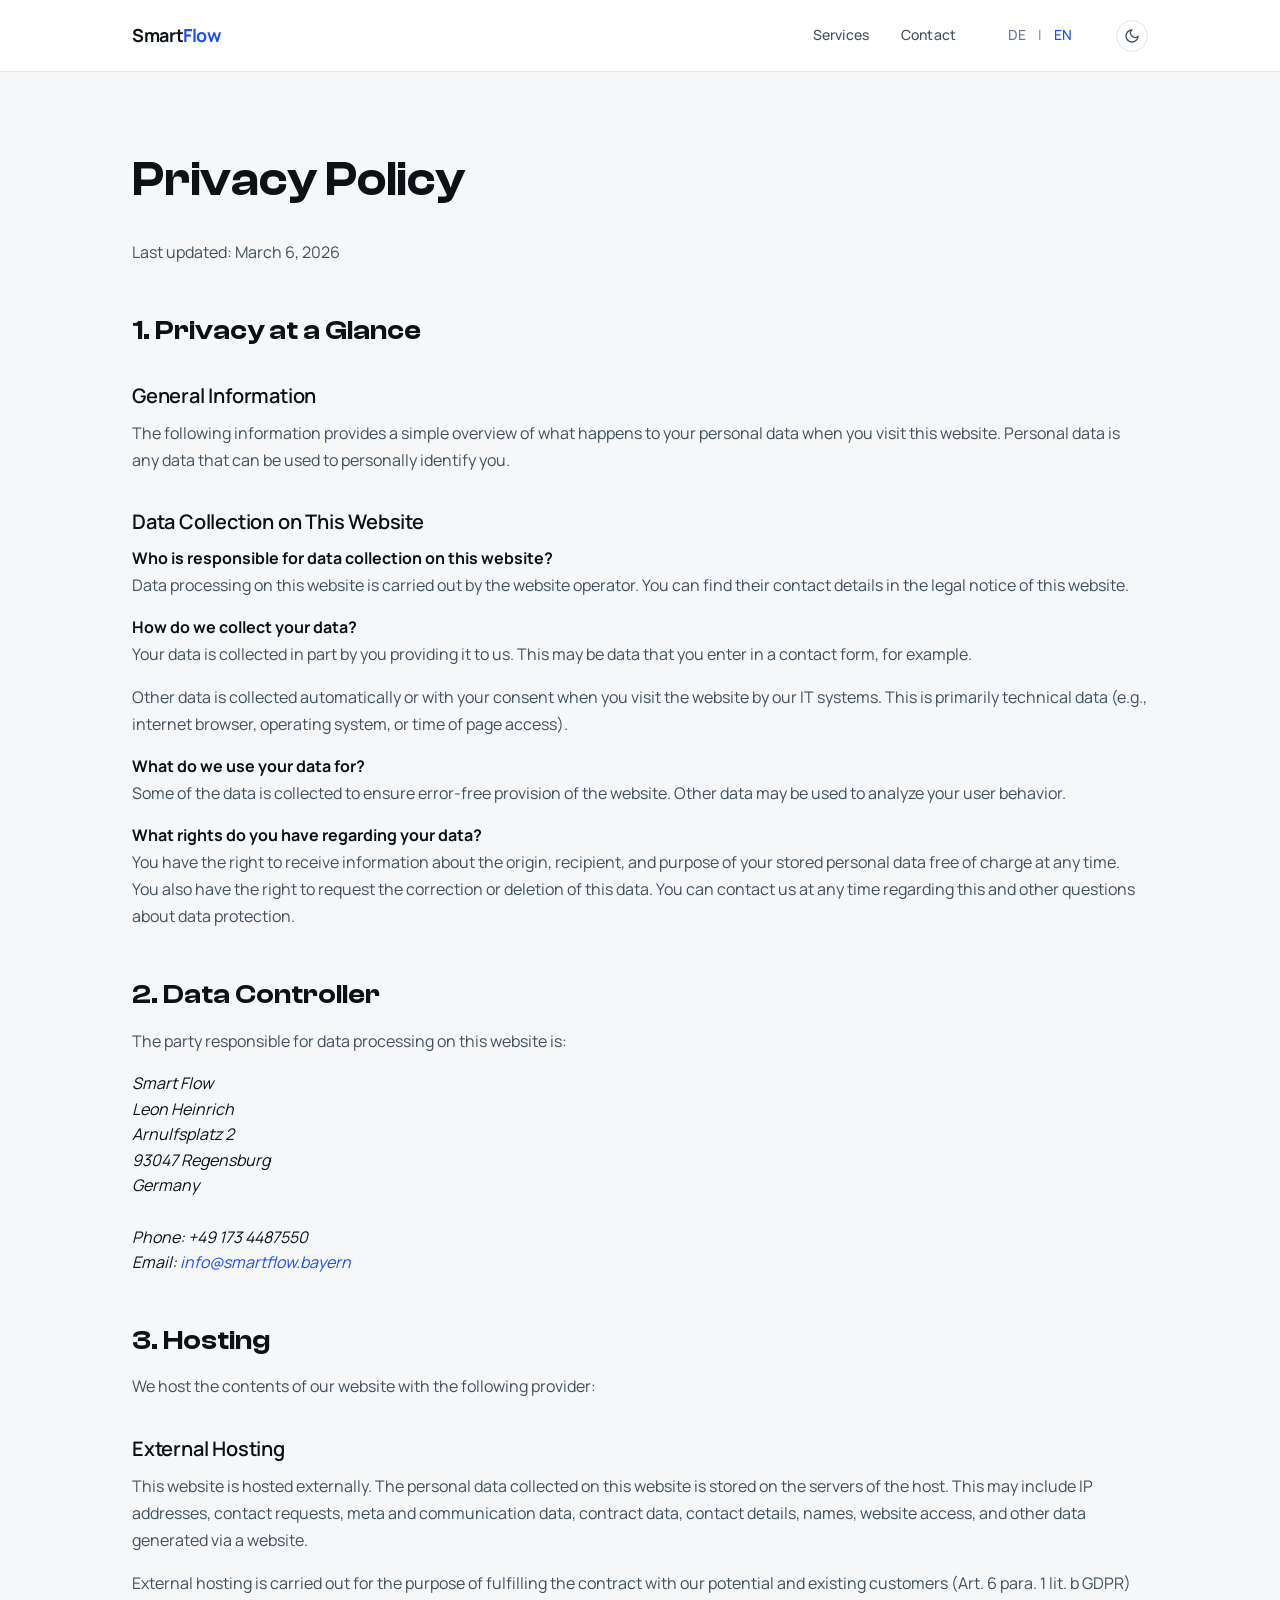
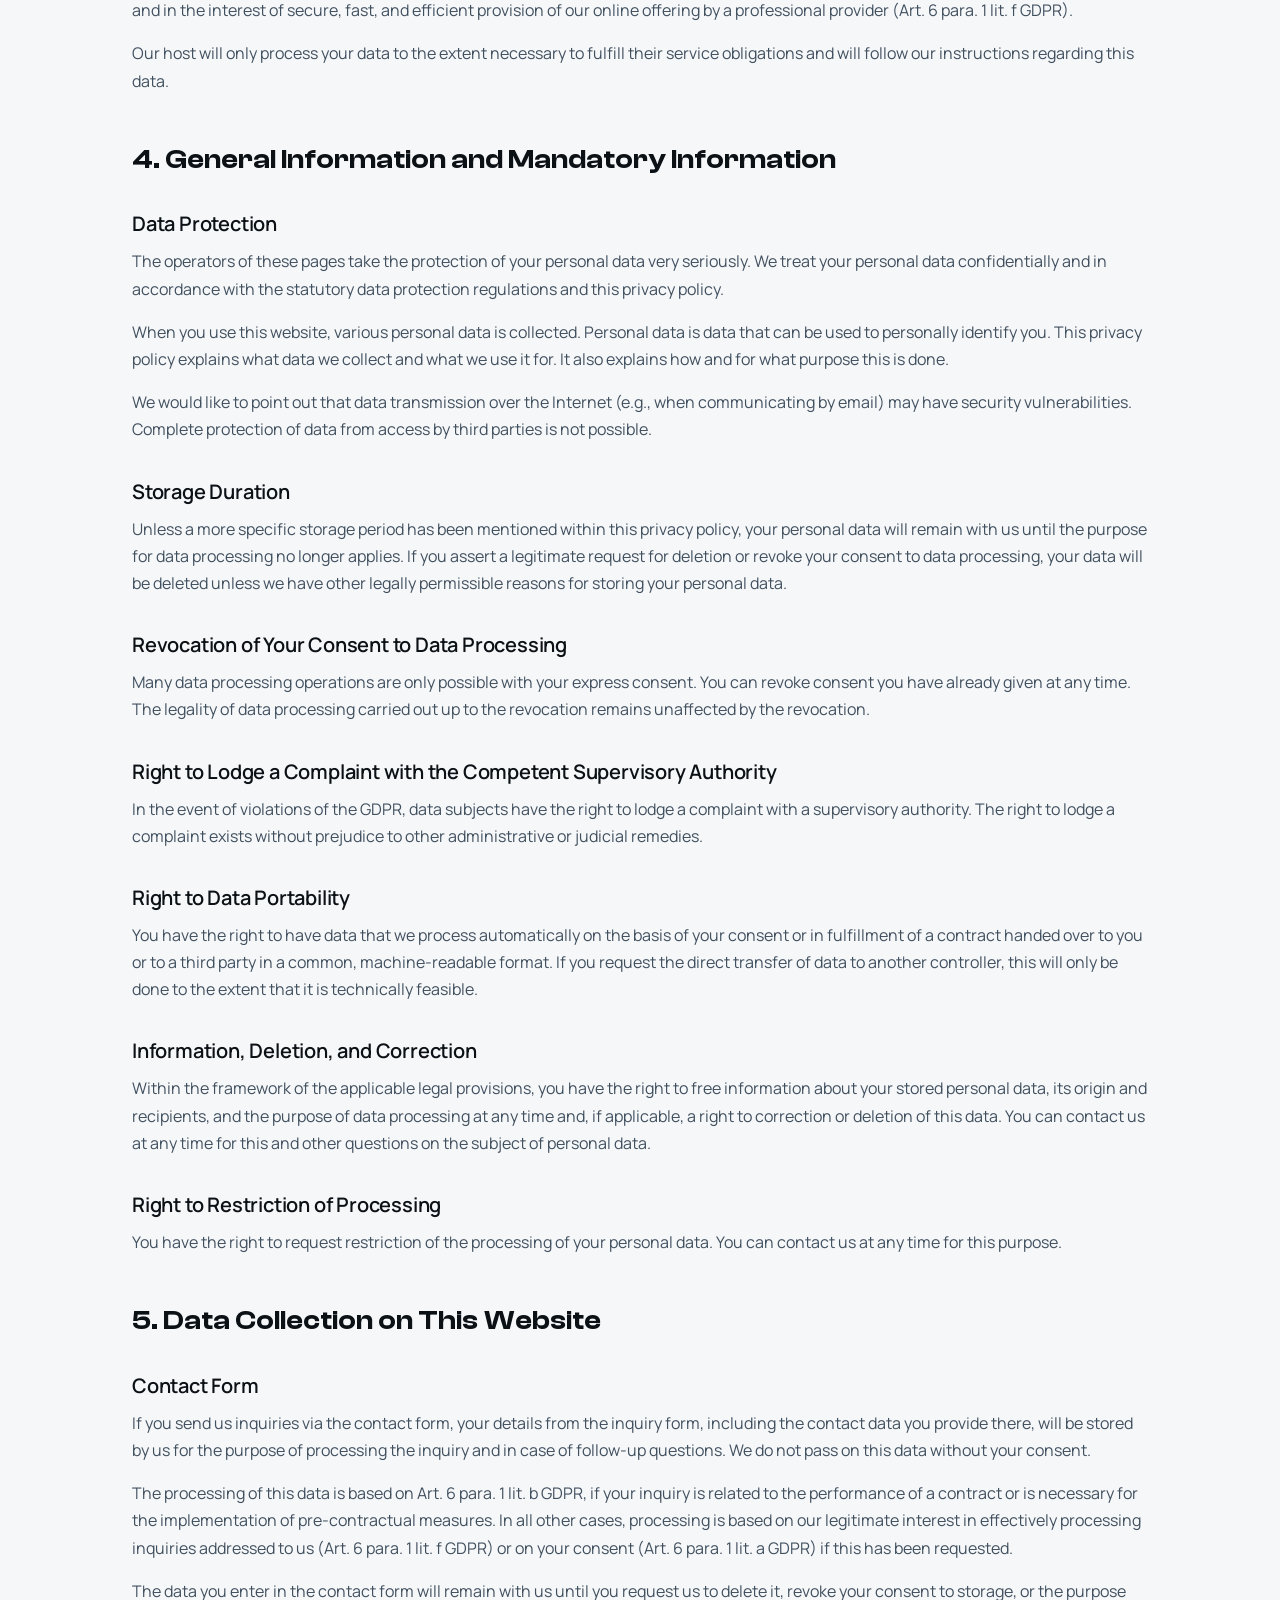
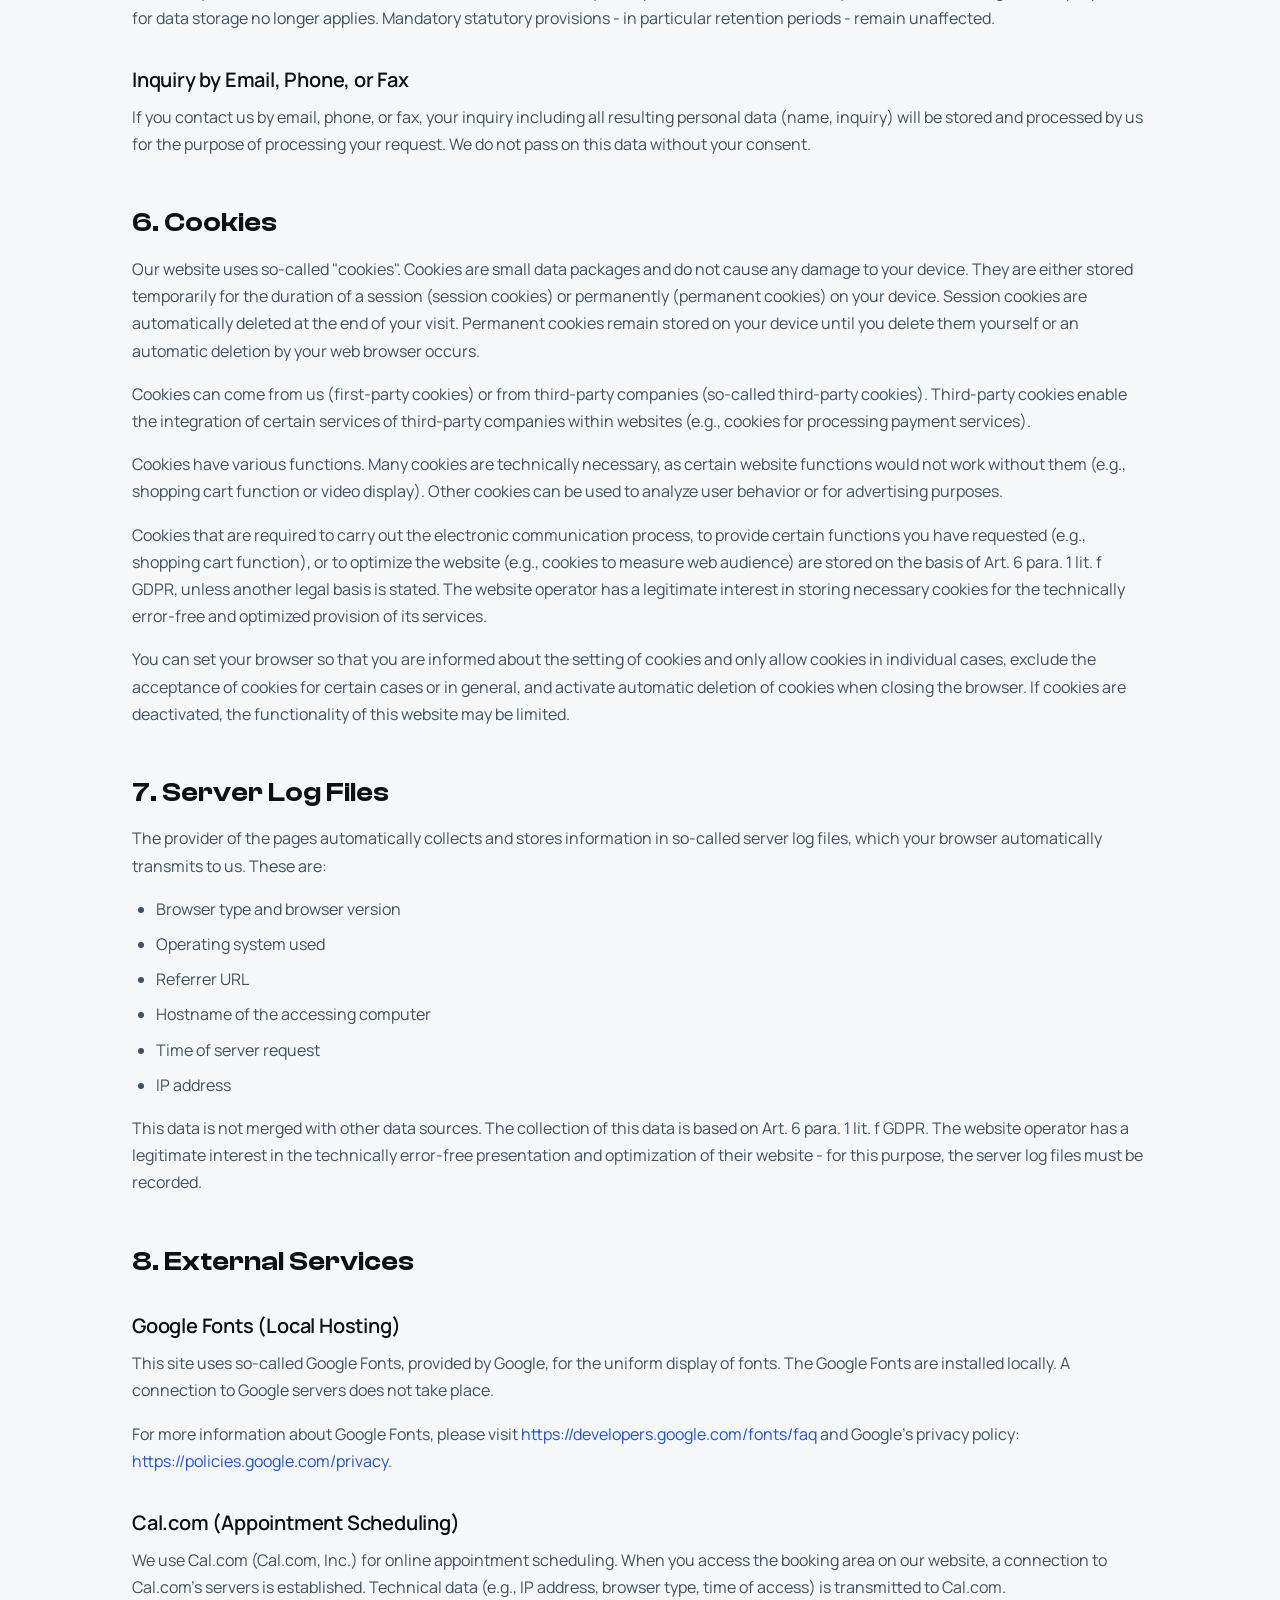
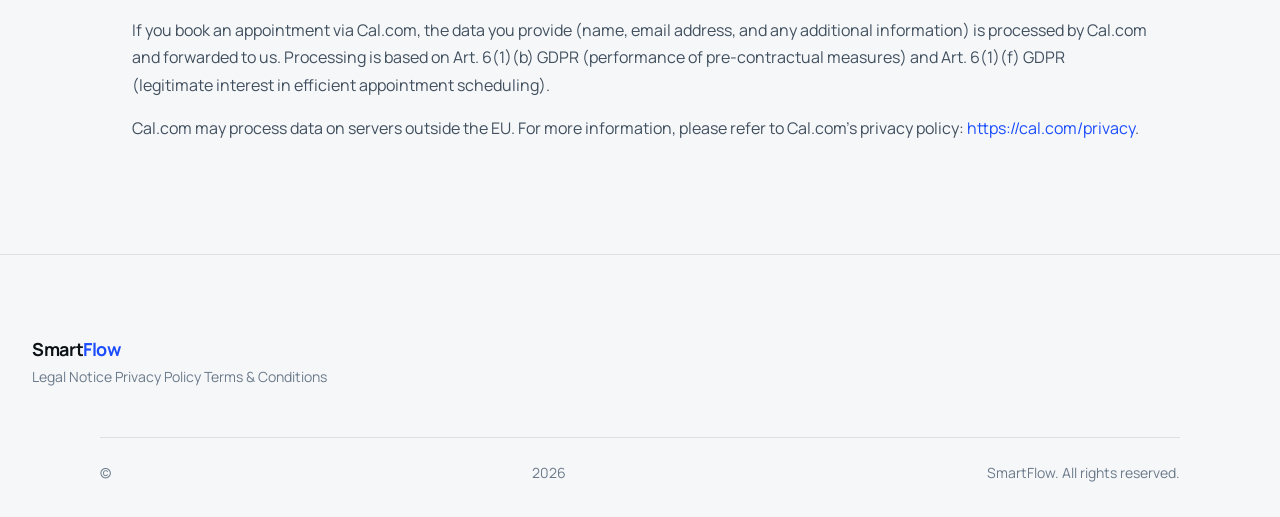
<file: en/privacy-policy.html>
<!DOCTYPE html>
<html lang="en">
<head>
  <meta charset="UTF-8">
  <meta name="viewport" content="width=device-width, initial-scale=1.0">
  <meta name="description" content="Privacy Policy - SmartFlow Process Optimization, Digitalization and Automation">
  <meta name="robots" content="noindex, follow">
  <title>Privacy Policy | SmartFlow</title>

  <!-- Favicon -->
  <link rel="icon" type="image/svg+xml" href="../favicon.svg">

  <!-- Open Graph / Social Media -->
  <meta property="og:type" content="website">
  <meta property="og:url" content="https://smartflow.bayern/en/privacy-policy.html">
  <meta property="og:title" content="Privacy Policy | SmartFlow">
  <meta property="og:description" content="Privacy Policy - SmartFlow Process Optimization, Digitalization and Automation">
  <meta property="og:image" content="https://smartflow.bayern/assets/og-image.jpg">

  <!-- Language Alternates -->
  <link rel="alternate" hreflang="de" href="https://smartflow.bayern/datenschutz.html">
  <link rel="alternate" hreflang="en" href="https://smartflow.bayern/en/privacy-policy.html">
  <link rel="alternate" hreflang="x-default" href="https://smartflow.bayern/datenschutz.html">

  <!-- Canonical -->
  <link rel="canonical" href="https://smartflow.bayern/en/privacy-policy.html">

  <!-- Styles -->
  <link rel="stylesheet" href="../css/styles.min.css">
</head>
<body>

  <!-- ================================================
       HEADER / NAVIGATION
       ================================================ -->
  <header class="header" id="header">
    <nav class="nav">
      <a href="/en/" class="logo-text">Smart<span class="accent">Flow</span></a>

      <div class="nav-links">
        <a href="/en/#services" class="nav-link">Services</a>
        <a href="/en/#contact" class="nav-link">Contact</a>

        <div class="lang-toggle">
          <a href="../datenschutz.html" class="lang-btn">DE</a>
          <span class="lang-separator">|</span>
          <span class="lang-btn current" aria-current="true">EN</span>
        </div>

        <button class="theme-toggle" id="theme-toggle" aria-label="Toggle color scheme">
          <svg class="icon-sun" width="16" height="16" viewBox="0 0 24 24" fill="none" stroke="currentColor" stroke-width="2"><circle cx="12" cy="12" r="5"/><path d="M12 1v2M12 21v2M4.22 4.22l1.42 1.42M18.36 18.36l1.42 1.42M1 12h2M21 12h2M4.22 19.78l1.42-1.42M18.36 5.64l1.42-1.42"/></svg>
          <svg class="icon-moon" width="16" height="16" viewBox="0 0 24 24" fill="none" stroke="currentColor" stroke-width="2"><path d="M21 12.79A9 9 0 1 1 11.21 3 7 7 0 0 0 21 12.79z"/></svg>
        </button>
      </div>

      <button class="nav-hamburger" id="hamburger" aria-label="Open menu" aria-expanded="false" aria-controls="mobile-menu">
        <span></span>
        <span></span>
        <span></span>
      </button>
    </nav>
  </header>

  <!-- Mobile Menu -->
  <div class="mobile-menu" id="mobile-menu" aria-hidden="true">
    <a href="/en/#services" class="nav-link">Services</a>
    <a href="/en/#contact" class="nav-link">Contact</a>
    <div class="lang-toggle">
      <a href="../datenschutz.html" class="lang-btn">DE</a>
      <span class="lang-separator">|</span>
      <span class="lang-btn current" aria-current="true">EN</span>
    </div>
  </div>

  <!-- Legal Content -->
  <main class="legal-page">
    <div class="legal-container">
      <h1>Privacy Policy</h1>
      <p class="legal-meta">Last updated: March 6, 2026</p>

      <div class="legal-content">
        <section class="legal-section">
          <h2>1. Privacy at a Glance</h2>

          <h3>General Information</h3>
          <p>
            The following information provides a simple overview of what happens to your personal data when you visit this website. Personal data is any data that can be used to personally identify you.
          </p>

          <h3>Data Collection on This Website</h3>
          <h4>Who is responsible for data collection on this website?</h4>
          <p>
            Data processing on this website is carried out by the website operator. You can find their contact details in the legal notice of this website.
          </p>

          <h4>How do we collect your data?</h4>
          <p>
            Your data is collected in part by you providing it to us. This may be data that you enter in a contact form, for example.
          </p>
          <p>
            Other data is collected automatically or with your consent when you visit the website by our IT systems. This is primarily technical data (e.g., internet browser, operating system, or time of page access).
          </p>

          <h4>What do we use your data for?</h4>
          <p>
            Some of the data is collected to ensure error-free provision of the website. Other data may be used to analyze your user behavior.
          </p>

          <h4>What rights do you have regarding your data?</h4>
          <p>
            You have the right to receive information about the origin, recipient, and purpose of your stored personal data free of charge at any time. You also have the right to request the correction or deletion of this data. You can contact us at any time regarding this and other questions about data protection.
          </p>
        </section>

        <section class="legal-section">
          <h2>2. Data Controller</h2>
          <p>The party responsible for data processing on this website is:</p>
          <address>
            Smart Flow<br>
            Leon Heinrich<br>
            Arnulfsplatz 2<br>
            93047 Regensburg<br>
            Germany<br>
            <br>
            Phone: +49 173 4487550<br>
            Email: <a href="mailto:info@smartflow.bayern">info@smartflow.bayern</a>
          </address>
        </section>

        <section class="legal-section">
          <h2>3. Hosting</h2>
          <p>
            We host the contents of our website with the following provider:
          </p>

          <h3>External Hosting</h3>
          <p>
            This website is hosted externally. The personal data collected on this website is stored on the servers of the host. This may include IP addresses, contact requests, meta and communication data, contract data, contact details, names, website access, and other data generated via a website.
          </p>
          <p>
            External hosting is carried out for the purpose of fulfilling the contract with our potential and existing customers (Art. 6 para. 1 lit. b GDPR) and in the interest of secure, fast, and efficient provision of our online offering by a professional provider (Art. 6 para. 1 lit. f GDPR).
          </p>
          <p>
            Our host will only process your data to the extent necessary to fulfill their service obligations and will follow our instructions regarding this data.
          </p>
        </section>

        <section class="legal-section">
          <h2>4. General Information and Mandatory Information</h2>

          <h3>Data Protection</h3>
          <p>
            The operators of these pages take the protection of your personal data very seriously. We treat your personal data confidentially and in accordance with the statutory data protection regulations and this privacy policy.
          </p>
          <p>
            When you use this website, various personal data is collected. Personal data is data that can be used to personally identify you. This privacy policy explains what data we collect and what we use it for. It also explains how and for what purpose this is done.
          </p>
          <p>
            We would like to point out that data transmission over the Internet (e.g., when communicating by email) may have security vulnerabilities. Complete protection of data from access by third parties is not possible.
          </p>

          <h3>Storage Duration</h3>
          <p>
            Unless a more specific storage period has been mentioned within this privacy policy, your personal data will remain with us until the purpose for data processing no longer applies. If you assert a legitimate request for deletion or revoke your consent to data processing, your data will be deleted unless we have other legally permissible reasons for storing your personal data.
          </p>

          <h3>Revocation of Your Consent to Data Processing</h3>
          <p>
            Many data processing operations are only possible with your express consent. You can revoke consent you have already given at any time. The legality of data processing carried out up to the revocation remains unaffected by the revocation.
          </p>

          <h3>Right to Lodge a Complaint with the Competent Supervisory Authority</h3>
          <p>
            In the event of violations of the GDPR, data subjects have the right to lodge a complaint with a supervisory authority. The right to lodge a complaint exists without prejudice to other administrative or judicial remedies.
          </p>

          <h3>Right to Data Portability</h3>
          <p>
            You have the right to have data that we process automatically on the basis of your consent or in fulfillment of a contract handed over to you or to a third party in a common, machine-readable format. If you request the direct transfer of data to another controller, this will only be done to the extent that it is technically feasible.
          </p>

          <h3>Information, Deletion, and Correction</h3>
          <p>
            Within the framework of the applicable legal provisions, you have the right to free information about your stored personal data, its origin and recipients, and the purpose of data processing at any time and, if applicable, a right to correction or deletion of this data. You can contact us at any time for this and other questions on the subject of personal data.
          </p>

          <h3>Right to Restriction of Processing</h3>
          <p>
            You have the right to request restriction of the processing of your personal data. You can contact us at any time for this purpose.
          </p>
        </section>

        <section class="legal-section">
          <h2>5. Data Collection on This Website</h2>

          <h3>Contact Form</h3>
          <p>
            If you send us inquiries via the contact form, your details from the inquiry form, including the contact data you provide there, will be stored by us for the purpose of processing the inquiry and in case of follow-up questions. We do not pass on this data without your consent.
          </p>
          <p>
            The processing of this data is based on Art. 6 para. 1 lit. b GDPR, if your inquiry is related to the performance of a contract or is necessary for the implementation of pre-contractual measures. In all other cases, processing is based on our legitimate interest in effectively processing inquiries addressed to us (Art. 6 para. 1 lit. f GDPR) or on your consent (Art. 6 para. 1 lit. a GDPR) if this has been requested.
          </p>
          <p>
            The data you enter in the contact form will remain with us until you request us to delete it, revoke your consent to storage, or the purpose for data storage no longer applies. Mandatory statutory provisions - in particular retention periods - remain unaffected.
          </p>

          <h3>Inquiry by Email, Phone, or Fax</h3>
          <p>
            If you contact us by email, phone, or fax, your inquiry including all resulting personal data (name, inquiry) will be stored and processed by us for the purpose of processing your request. We do not pass on this data without your consent.
          </p>
        </section>

        <section class="legal-section">
          <h2>6. Cookies</h2>
          <p>
            Our website uses so-called "cookies". Cookies are small data packages and do not cause any damage to your device. They are either stored temporarily for the duration of a session (session cookies) or permanently (permanent cookies) on your device. Session cookies are automatically deleted at the end of your visit. Permanent cookies remain stored on your device until you delete them yourself or an automatic deletion by your web browser occurs.
          </p>
          <p>
            Cookies can come from us (first-party cookies) or from third-party companies (so-called third-party cookies). Third-party cookies enable the integration of certain services of third-party companies within websites (e.g., cookies for processing payment services).
          </p>
          <p>
            Cookies have various functions. Many cookies are technically necessary, as certain website functions would not work without them (e.g., shopping cart function or video display). Other cookies can be used to analyze user behavior or for advertising purposes.
          </p>
          <p>
            Cookies that are required to carry out the electronic communication process, to provide certain functions you have requested (e.g., shopping cart function), or to optimize the website (e.g., cookies to measure web audience) are stored on the basis of Art. 6 para. 1 lit. f GDPR, unless another legal basis is stated. The website operator has a legitimate interest in storing necessary cookies for the technically error-free and optimized provision of its services.
          </p>
          <p>
            You can set your browser so that you are informed about the setting of cookies and only allow cookies in individual cases, exclude the acceptance of cookies for certain cases or in general, and activate automatic deletion of cookies when closing the browser. If cookies are deactivated, the functionality of this website may be limited.
          </p>
        </section>

        <section class="legal-section">
          <h2>7. Server Log Files</h2>
          <p>
            The provider of the pages automatically collects and stores information in so-called server log files, which your browser automatically transmits to us. These are:
          </p>
          <ul>
            <li>Browser type and browser version</li>
            <li>Operating system used</li>
            <li>Referrer URL</li>
            <li>Hostname of the accessing computer</li>
            <li>Time of server request</li>
            <li>IP address</li>
          </ul>
          <p>
            This data is not merged with other data sources. The collection of this data is based on Art. 6 para. 1 lit. f GDPR. The website operator has a legitimate interest in the technically error-free presentation and optimization of their website - for this purpose, the server log files must be recorded.
          </p>
        </section>

        <section class="legal-section">
          <h2>8. External Services</h2>

          <h3>Google Fonts (Local Hosting)</h3>
          <p>
            This site uses so-called Google Fonts, provided by Google, for the uniform display of fonts. The Google Fonts are installed locally. A connection to Google servers does not take place.
          </p>
          <p>
            For more information about Google Fonts, please visit
            <a href="https://developers.google.com/fonts/faq" target="_blank" rel="noopener noreferrer">https://developers.google.com/fonts/faq</a>
            and Google's privacy policy:
            <a href="https://policies.google.com/privacy" target="_blank" rel="noopener noreferrer">https://policies.google.com/privacy</a>.
          </p>

          <h3>Cal.com (Appointment Scheduling)</h3>
          <p>
            We use Cal.com (Cal.com, Inc.) for online appointment scheduling. When you access the booking area on our website, a connection to Cal.com's servers is established. Technical data (e.g., IP address, browser type, time of access) is transmitted to Cal.com.
          </p>
          <p>
            If you book an appointment via Cal.com, the data you provide (name, email address, and any additional information) is processed by Cal.com and forwarded to us. Processing is based on Art. 6(1)(b) GDPR (performance of pre-contractual measures) and Art. 6(1)(f) GDPR (legitimate interest in efficient appointment scheduling).
          </p>
          <p>
            Cal.com may process data on servers outside the EU. For more information, please refer to Cal.com's privacy policy:
            <a href="https://cal.com/privacy" target="_blank" rel="noopener noreferrer">https://cal.com/privacy</a>.
          </p>
        </section>
      </div>
    </div>
  </main>

  <!-- ================================================
       FOOTER
       ================================================ -->
  <footer class="footer">
    <div class="footer-inner">
      <span class="footer-logo">Smart<span class="accent">Flow</span></span>
      <nav class="footer-links" aria-label="Legal links">
        <a href="legal-notice.html" class="footer-link">Legal Notice</a>
        <a href="privacy-policy.html" class="footer-link">Privacy Policy</a>
        <a href="terms.html" class="footer-link">Terms &amp; Conditions</a>
      </nav>
    </div>
    <p class="footer-copy">&copy; <span id="footer-year">2026</span> SmartFlow. All rights reserved.</p>
  </footer>

  <!-- JavaScript -->
  <script src="../js/main.min.js"></script>
</body>
</html>
</file>
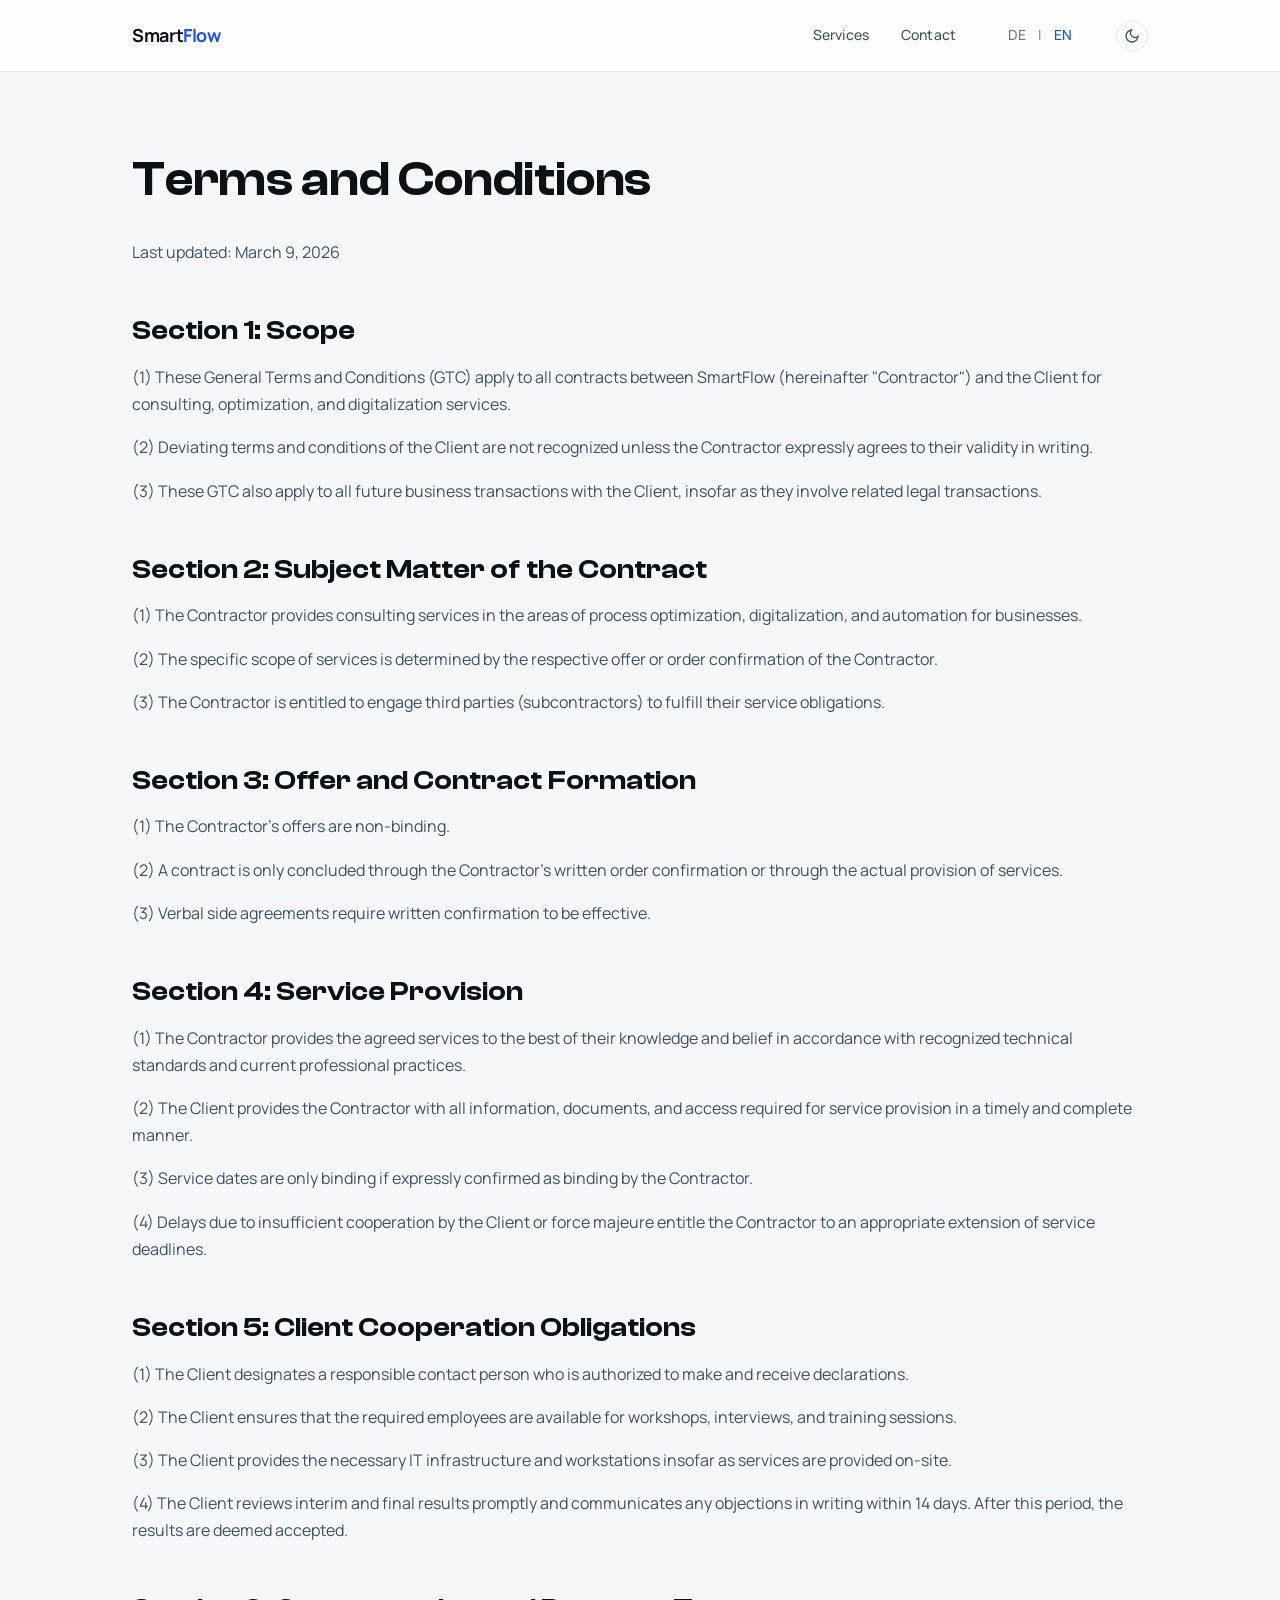
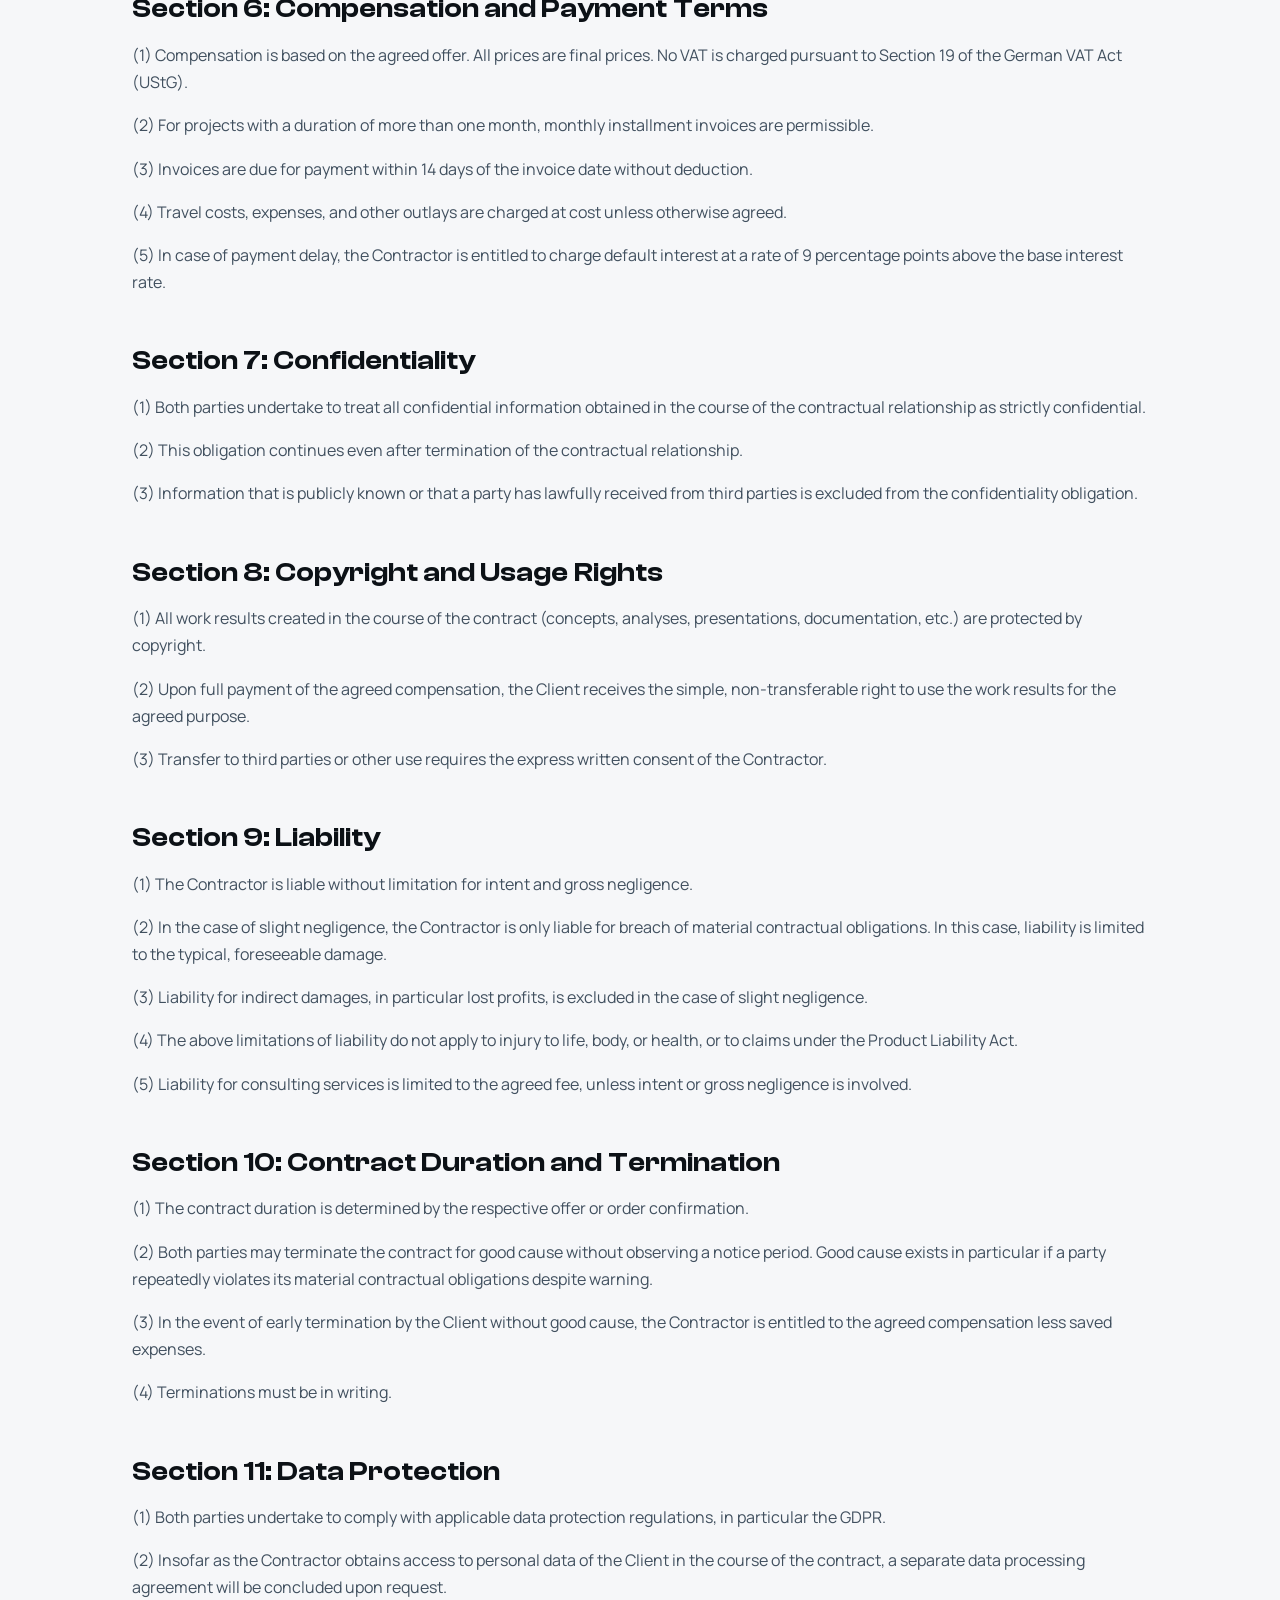
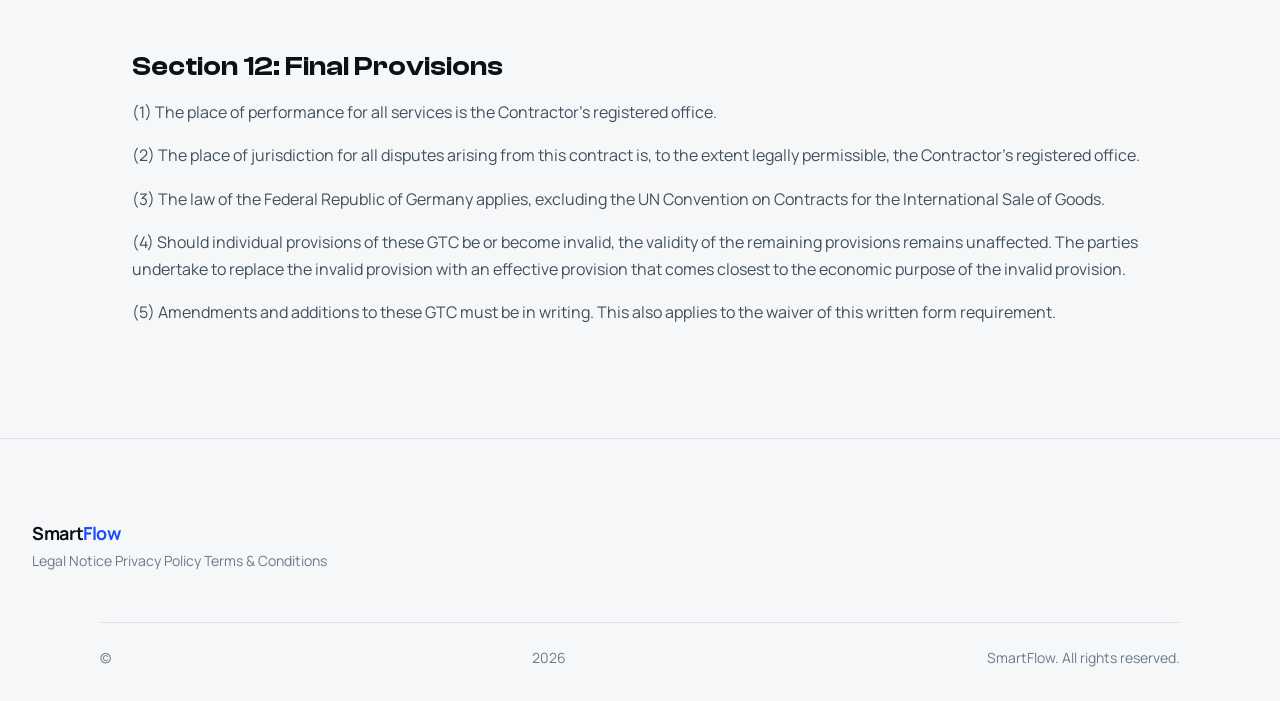
<file: en/terms.html>
<!DOCTYPE html>
<html lang="en">
<head>
  <meta charset="UTF-8">
  <meta name="viewport" content="width=device-width, initial-scale=1.0">
  <meta name="description" content="Terms and Conditions - SmartFlow Process Optimization, Digitalization and Automation">
  <meta name="robots" content="noindex, follow">
  <title>Terms & Conditions | SmartFlow</title>

  <!-- Favicon -->
  <link rel="icon" type="image/svg+xml" href="../favicon.svg">

  <!-- Open Graph / Social Media -->
  <meta property="og:type" content="website">
  <meta property="og:url" content="https://smartflow.bayern/en/terms.html">
  <meta property="og:title" content="Terms & Conditions | SmartFlow">
  <meta property="og:description" content="Terms and Conditions - SmartFlow Process Optimization, Digitalization and Automation">
  <meta property="og:image" content="https://smartflow.bayern/assets/og-image.jpg">

  <!-- Language Alternates -->
  <link rel="alternate" hreflang="de" href="https://smartflow.bayern/agb.html">
  <link rel="alternate" hreflang="en" href="https://smartflow.bayern/en/terms.html">
  <link rel="alternate" hreflang="x-default" href="https://smartflow.bayern/agb.html">

  <!-- Canonical -->
  <link rel="canonical" href="https://smartflow.bayern/en/terms.html">

  <!-- Styles -->
  <link rel="stylesheet" href="../css/styles.min.css">
</head>
<body>

  <!-- ================================================
       HEADER / NAVIGATION
       ================================================ -->
  <header class="header" id="header">
    <nav class="nav">
      <a href="/en/" class="logo-text">Smart<span class="accent">Flow</span></a>

      <div class="nav-links">
        <a href="/en/#services" class="nav-link">Services</a>
        <a href="/en/#contact" class="nav-link">Contact</a>

        <div class="lang-toggle">
          <a href="../agb.html" class="lang-btn">DE</a>
          <span class="lang-separator">|</span>
          <span class="lang-btn current" aria-current="true">EN</span>
        </div>

        <button class="theme-toggle" id="theme-toggle" aria-label="Toggle color scheme">
          <svg class="icon-sun" width="16" height="16" viewBox="0 0 24 24" fill="none" stroke="currentColor" stroke-width="2"><circle cx="12" cy="12" r="5"/><path d="M12 1v2M12 21v2M4.22 4.22l1.42 1.42M18.36 18.36l1.42 1.42M1 12h2M21 12h2M4.22 19.78l1.42-1.42M18.36 5.64l1.42-1.42"/></svg>
          <svg class="icon-moon" width="16" height="16" viewBox="0 0 24 24" fill="none" stroke="currentColor" stroke-width="2"><path d="M21 12.79A9 9 0 1 1 11.21 3 7 7 0 0 0 21 12.79z"/></svg>
        </button>
      </div>

      <button class="nav-hamburger" id="hamburger" aria-label="Open menu" aria-expanded="false" aria-controls="mobile-menu">
        <span></span>
        <span></span>
        <span></span>
      </button>
    </nav>
  </header>

  <!-- Mobile Menu -->
  <div class="mobile-menu" id="mobile-menu" aria-hidden="true">
    <a href="/en/#services" class="nav-link">Services</a>
    <a href="/en/#contact" class="nav-link">Contact</a>
    <div class="lang-toggle">
      <a href="../agb.html" class="lang-btn">DE</a>
      <span class="lang-separator">|</span>
      <span class="lang-btn current" aria-current="true">EN</span>
    </div>
  </div>

  <!-- Legal Content -->
  <main class="legal-page">
    <div class="legal-container">
      <h1>Terms and Conditions</h1>
      <p class="legal-meta">Last updated: March 9, 2026</p>

      <div class="legal-content">
        <section class="legal-section">
          <h2>Section 1: Scope</h2>
          <p>
            (1) These General Terms and Conditions (GTC) apply to all contracts between SmartFlow (hereinafter "Contractor") and the Client for consulting, optimization, and digitalization services.
          </p>
          <p>
            (2) Deviating terms and conditions of the Client are not recognized unless the Contractor expressly agrees to their validity in writing.
          </p>
          <p>
            (3) These GTC also apply to all future business transactions with the Client, insofar as they involve related legal transactions.
          </p>
        </section>

        <section class="legal-section">
          <h2>Section 2: Subject Matter of the Contract</h2>
          <p>
            (1) The Contractor provides consulting services in the areas of process optimization, digitalization, and automation for businesses.
          </p>
          <p>
            (2) The specific scope of services is determined by the respective offer or order confirmation of the Contractor.
          </p>
          <p>
            (3) The Contractor is entitled to engage third parties (subcontractors) to fulfill their service obligations.
          </p>
        </section>

        <section class="legal-section">
          <h2>Section 3: Offer and Contract Formation</h2>
          <p>
            (1) The Contractor's offers are non-binding.
          </p>
          <p>
            (2) A contract is only concluded through the Contractor's written order confirmation or through the actual provision of services.
          </p>
          <p>
            (3) Verbal side agreements require written confirmation to be effective.
          </p>
        </section>

        <section class="legal-section">
          <h2>Section 4: Service Provision</h2>
          <p>
            (1) The Contractor provides the agreed services to the best of their knowledge and belief in accordance with recognized technical standards and current professional practices.
          </p>
          <p>
            (2) The Client provides the Contractor with all information, documents, and access required for service provision in a timely and complete manner.
          </p>
          <p>
            (3) Service dates are only binding if expressly confirmed as binding by the Contractor.
          </p>
          <p>
            (4) Delays due to insufficient cooperation by the Client or force majeure entitle the Contractor to an appropriate extension of service deadlines.
          </p>
        </section>

        <section class="legal-section">
          <h2>Section 5: Client Cooperation Obligations</h2>
          <p>
            (1) The Client designates a responsible contact person who is authorized to make and receive declarations.
          </p>
          <p>
            (2) The Client ensures that the required employees are available for workshops, interviews, and training sessions.
          </p>
          <p>
            (3) The Client provides the necessary IT infrastructure and workstations insofar as services are provided on-site.
          </p>
          <p>
            (4) The Client reviews interim and final results promptly and communicates any objections in writing within 14 days. After this period, the results are deemed accepted.
          </p>
        </section>

        <section class="legal-section">
          <h2>Section 6: Compensation and Payment Terms</h2>
          <p>
            (1) Compensation is based on the agreed offer. All prices are final prices. No VAT is charged pursuant to Section 19 of the German VAT Act (UStG).
          </p>
          <p>
            (2) For projects with a duration of more than one month, monthly installment invoices are permissible.
          </p>
          <p>
            (3) Invoices are due for payment within 14 days of the invoice date without deduction.
          </p>
          <p>
            (4) Travel costs, expenses, and other outlays are charged at cost unless otherwise agreed.
          </p>
          <p>
            (5) In case of payment delay, the Contractor is entitled to charge default interest at a rate of 9 percentage points above the base interest rate.
          </p>
        </section>

        <section class="legal-section">
          <h2>Section 7: Confidentiality</h2>
          <p>
            (1) Both parties undertake to treat all confidential information obtained in the course of the contractual relationship as strictly confidential.
          </p>
          <p>
            (2) This obligation continues even after termination of the contractual relationship.
          </p>
          <p>
            (3) Information that is publicly known or that a party has lawfully received from third parties is excluded from the confidentiality obligation.
          </p>
        </section>

        <section class="legal-section">
          <h2>Section 8: Copyright and Usage Rights</h2>
          <p>
            (1) All work results created in the course of the contract (concepts, analyses, presentations, documentation, etc.) are protected by copyright.
          </p>
          <p>
            (2) Upon full payment of the agreed compensation, the Client receives the simple, non-transferable right to use the work results for the agreed purpose.
          </p>
          <p>
            (3) Transfer to third parties or other use requires the express written consent of the Contractor.
          </p>
        </section>

        <section class="legal-section">
          <h2>Section 9: Liability</h2>
          <p>
            (1) The Contractor is liable without limitation for intent and gross negligence.
          </p>
          <p>
            (2) In the case of slight negligence, the Contractor is only liable for breach of material contractual obligations. In this case, liability is limited to the typical, foreseeable damage.
          </p>
          <p>
            (3) Liability for indirect damages, in particular lost profits, is excluded in the case of slight negligence.
          </p>
          <p>
            (4) The above limitations of liability do not apply to injury to life, body, or health, or to claims under the Product Liability Act.
          </p>
          <p>
            (5) Liability for consulting services is limited to the agreed fee, unless intent or gross negligence is involved.
          </p>
        </section>

        <section class="legal-section">
          <h2>Section 10: Contract Duration and Termination</h2>
          <p>
            (1) The contract duration is determined by the respective offer or order confirmation.
          </p>
          <p>
            (2) Both parties may terminate the contract for good cause without observing a notice period. Good cause exists in particular if a party repeatedly violates its material contractual obligations despite warning.
          </p>
          <p>
            (3) In the event of early termination by the Client without good cause, the Contractor is entitled to the agreed compensation less saved expenses.
          </p>
          <p>
            (4) Terminations must be in writing.
          </p>
        </section>

        <section class="legal-section">
          <h2>Section 11: Data Protection</h2>
          <p>
            (1) Both parties undertake to comply with applicable data protection regulations, in particular the GDPR.
          </p>
          <p>
            (2) Insofar as the Contractor obtains access to personal data of the Client in the course of the contract, a separate data processing agreement will be concluded upon request.
          </p>
        </section>

        <section class="legal-section">
          <h2>Section 12: Final Provisions</h2>
          <p>
            (1) The place of performance for all services is the Contractor's registered office.
          </p>
          <p>
            (2) The place of jurisdiction for all disputes arising from this contract is, to the extent legally permissible, the Contractor's registered office.
          </p>
          <p>
            (3) The law of the Federal Republic of Germany applies, excluding the UN Convention on Contracts for the International Sale of Goods.
          </p>
          <p>
            (4) Should individual provisions of these GTC be or become invalid, the validity of the remaining provisions remains unaffected. The parties undertake to replace the invalid provision with an effective provision that comes closest to the economic purpose of the invalid provision.
          </p>
          <p>
            (5) Amendments and additions to these GTC must be in writing. This also applies to the waiver of this written form requirement.
          </p>
        </section>
      </div>
    </div>
  </main>

  <!-- ================================================
       FOOTER
       ================================================ -->
  <footer class="footer">
    <div class="footer-inner">
      <span class="footer-logo">Smart<span class="accent">Flow</span></span>
      <nav class="footer-links" aria-label="Legal links">
        <a href="legal-notice.html" class="footer-link">Legal Notice</a>
        <a href="privacy-policy.html" class="footer-link">Privacy Policy</a>
        <a href="terms.html" class="footer-link">Terms &amp; Conditions</a>
      </nav>
    </div>
    <p class="footer-copy">&copy; <span id="footer-year">2026</span> SmartFlow. All rights reserved.</p>
  </footer>

  <!-- JavaScript -->
  <script src="../js/main.min.js"></script>
</body>
</html>
</file>
<file: css/styles.min.css>
@keyframes hero-rise{0%{opacity:0;transform:translateY(16px)}to{opacity:1;transform:translateY(0)}}@keyframes faq-open{0%{opacity:0;transform:translateY(-6px)}to{opacity:1;transform:translateY(0)}}@font-face{font-family:"Manrope";src:url(../assets/fonts/manrope.woff2)format("woff2");font-weight:400 700;font-style:normal;font-display:swap}@font-face{font-family:"Clash Display";src:url(../assets/fonts/clashdisplay.woff2)format("woff2");font-weight:400 700;font-style:normal;font-display:swap}@font-face{font-family:"JetBrains Mono";src:url(../assets/fonts/jetbrainsmono.woff2)format("woff2");font-weight:400 700;font-style:normal;font-display:swap}:root{--color-bg:#F6F7F9;--color-bg-alt:#EDEFF3;--color-surface:#FFFFFF;--color-text:#0C1116;--color-text-secondary:#41505F;--color-text-muted:#6B7A8A;--color-accent:#1B4DFF;--color-accent-soft:#36D2E0;--color-border:rgba(12, 17, 22, 0.10);--color-border-strong:rgba(12, 17, 22, 0.18);--color-ink:#0C1116;--color-ink-text:#F6F7F9;--color-ink-muted:#A7B4C2;--color-ink-border:rgba(255, 255, 255, 0.12);--font-display:'Clash Display', 'Manrope', -apple-system, BlinkMacSystemFont, sans-serif;--font-body:'Manrope', -apple-system, BlinkMacSystemFont, sans-serif;--font-mono:'JetBrains Mono', ui-monospace, 'SF Mono', Menlo, monospace;--text-xs:0.8125rem;--text-sm:0.875rem;--text-base:1rem;--text-lg:1.125rem;--text-xl:1.25rem;--space-xs:0.5rem;--space-sm:1rem;--space-md:1.5rem;--space-lg:2rem;--space-xl:3rem;--space-2xl:5rem;--space-3xl:8rem;--section-gap:clamp(80px, 10vh, 140px);--container-max:1080px;--header-height:72px;--radius-sm:4px;--radius-md:8px;--radius-lg:16px;--radius-full:9999px;--ease-out:cubic-bezier(0.22, 1, 0.36, 1);--transition-fast:180ms cubic-bezier(0.22, 1, 0.36, 1);--transition-normal:320ms cubic-bezier(0.22, 1, 0.36, 1);--shadow-sm:0 1px 2px rgba(12, 17, 22, 0.04), 0 2px 8px rgba(12, 17, 22, 0.04);--shadow-md:0 10px 24px rgba(12, 17, 22, 0.07);--shadow-lg:0 18px 40px rgba(12, 17, 22, 0.09);--z-sticky:200;--header-bg:rgba(255, 255, 255, 0.85);--mobile-menu-bg:#f0f0f0;--btn-cta-bg:#0C1116;--btn-cta-color:#ffffff}[data-theme=dark]{--color-bg:#0C1116;--color-bg-alt:#131A22;--color-surface:#1A232E;--color-text:#F6F7F9;--color-text-secondary:#A7B4C2;--color-text-muted:#7E8C9B;--color-accent:#5B7BFF;--color-accent-soft:#36D2E0;--color-border:rgba(255, 255, 255, 0.12);--color-border-strong:rgba(255, 255, 255, 0.22);--color-ink:#F6F7F9;--color-ink-text:#0C1116;--color-ink-muted:#41505F;--color-ink-border:rgba(12, 17, 22, 0.12);--header-bg:rgba(12, 17, 22, 0.85);--mobile-menu-bg:#0F151C;--btn-cta-bg:#F6F7F9;--btn-cta-color:#0C1116;--shadow-sm:0 1px 2px rgba(0, 0, 0, 0.30), 0 2px 8px rgba(0, 0, 0, 0.25);--shadow-md:0 10px 24px rgba(0, 0, 0, 0.38);--shadow-lg:0 18px 44px rgba(0, 0, 0, 0.50)}*,::after,::before{box-sizing:border-box;margin:0;padding:0}html{scroll-behavior:smooth;scroll-padding-top:calc(var(--header-height) + 16px);font-size:16px}body{font-family:var(--font-body);background-color:var(--color-bg);color:var(--color-text);transition:background-color var(--transition-normal),color var(--transition-normal);overflow-x:hidden;-webkit-font-smoothing:antialiased;-moz-osx-font-smoothing:grayscale;line-height:1.6}.hero-title,.section-title{font-family:var(--font-display);font-weight:600;text-wrap:balance}.section-title{word-spacing:.04em}.bento-title,.cta-panel-title,.fact-value,.outcome-title,.pain-title,.service-title,.timeline-title{font-family:var(--font-display);font-weight:600;letter-spacing:-.005em;word-spacing:.04em;text-wrap:balance}.contact-title{font-family:var(--font-display);font-weight:600;word-spacing:.04em;text-wrap:balance}.cal-placeholder-title{letter-spacing:-.005em}.cal-placeholder-title,.legal-page h1,.legal-page h2{font-family:var(--font-display);font-weight:600;word-spacing:.04em;text-wrap:balance}.about-text,.bento-text,.contact-subtitle,.cta-panel-sub,.faq-answer p,.hero-subtitle,.pain-text,.service-description,.services-intro,.timeline-text{text-wrap:pretty}.fact-label,.footer-heading,.section-label{font-family:var(--font-mono);font-feature-settings:"tnum"1;letter-spacing:.08em}img,video{max-width:100%;display:block}a{color:inherit;text-decoration:none}button{cursor:pointer;border:0;background:0 0;font-family:inherit}ol,ul{list-style:none}:focus-visible{border-radius:var(--radius-sm)}:focus-visible,a:focus-visible,button:focus-visible,summary:focus-visible{outline:2px solid var(--color-accent);outline-offset:3px}.skip-link{position:fixed;top:-100px;left:var(--space-sm);z-index:calc(var(--z-sticky) + 1);background:var(--btn-cta-bg);color:var(--btn-cta-color);font-size:var(--text-sm);font-weight:600;padding:10px 18px;border-radius:var(--radius-full)}.skip-link:focus-visible{top:var(--space-sm)}.container{max-width:var(--container-max);margin:0 auto;padding:0 var(--space-lg)}section>.container{padding-left:0;padding-right:0}.header{position:fixed;top:0;left:0;right:0;height:var(--header-height);background:var(--header-bg);backdrop-filter:blur(20px);-webkit-backdrop-filter:blur(20px);border-bottom:1px solid var(--color-border);z-index:var(--z-sticky);transition:transform var(--transition-normal)}.header--hidden{transform:translateY(-100%)}.nav{display:flex;align-items:center;justify-content:space-between;max-width:var(--container-max);margin:0 auto;padding:0 var(--space-lg);height:100%}.logo-text{font-size:var(--text-lg);font-weight:700;color:var(--color-text);letter-spacing:-.02em}.logo-text .accent{color:var(--color-accent)}.nav-links{display:flex;align-items:center;gap:var(--space-lg)}.nav-cta,.nav-link{font-size:var(--text-sm);font-weight:500;color:var(--color-text-secondary);transition:color var(--transition-fast);letter-spacing:.01em}.nav-link.active,.nav-link:hover{color:var(--color-text)}.nav-cta{display:inline-flex;align-items:center;background:var(--btn-cta-bg);color:var(--btn-cta-color);font-weight:600;padding:9px 20px;border-radius:var(--radius-full);letter-spacing:-.01em;white-space:nowrap;transition:transform var(--transition-fast),box-shadow var(--transition-fast)}.nav-cta:hover{transform:translateY(-1px);box-shadow:var(--shadow-sm)}.lang-toggle{display:flex;align-items:center;gap:var(--space-xs);margin-left:var(--space-sm)}.lang-btn{font-weight:500;transition:color var(--transition-fast);background:0 0;border:0;cursor:pointer;font-family:inherit;padding:2px 4px}.lang-btn:hover{color:var(--color-text)}.lang-btn.current{color:var(--color-accent)}.lang-btn,.lang-separator{color:var(--color-text-muted);font-size:var(--text-sm)}.theme-toggle{display:flex;align-items:center;justify-content:center;width:32px;height:32px;background:0 0;border:1px solid var(--color-border);border-radius:var(--radius-full);cursor:pointer;color:var(--color-text-secondary);transition:color var(--transition-fast),border-color var(--transition-fast);margin-left:var(--space-xs);padding:0}.theme-toggle:hover{color:var(--color-text);border-color:var(--color-text-muted)}.theme-toggle .icon-moon,.theme-toggle .icon-sun{display:none}:root .theme-toggle .icon-moon{display:block}[data-theme=dark] .theme-toggle .icon-moon{display:none}[data-theme=dark] .theme-toggle .icon-sun{display:block}.nav-hamburger{display:none;flex-direction:column;justify-content:center;gap:5px;width:44px;height:44px;cursor:pointer;background:0 0;border:0;padding:10px;margin-right:-10px}.nav-hamburger span{display:block;height:2px;background:var(--color-text);border-radius:2px;transition:transform var(--transition-normal),opacity var(--transition-normal)}.nav-hamburger.open span:nth-child(1){transform:translateY(7px) rotate(45deg)}.nav-hamburger.open span:nth-child(2){opacity:0}.nav-hamburger.open span:nth-child(3){transform:translateY(-7px) rotate(-45deg)}.mobile-menu{display:none;position:fixed;top:var(--header-height);left:0;right:0;background:var(--mobile-menu-bg);padding:var(--space-lg);z-index:calc(var(--z-sticky) - 1);flex-direction:column;gap:var(--space-sm)}.mobile-menu.open{display:flex}.mobile-menu,.mobile-menu .nav-link{border-bottom:1px solid var(--color-border)}.mobile-menu .nav-link{font-size:var(--text-base);padding:var(--space-sm)0}.mobile-menu .lang-toggle{margin-left:0;margin-top:var(--space-xs)}.mobile-menu .nav-cta{justify-content:center;margin-top:var(--space-sm);padding:14px 20px;border-bottom:none}@media (max-width:768px){.nav-links{display:none}.nav-hamburger{display:flex}}.btn-cta{display:inline-flex;align-items:center;justify-content:center;background:var(--btn-cta-bg);color:var(--btn-cta-color);font-family:inherit;font-size:var(--text-base);font-weight:600;border-radius:var(--radius-full);padding:16px 30px;transition:transform var(--transition-fast),box-shadow var(--transition-fast);border:0;cursor:pointer;letter-spacing:-.01em;white-space:nowrap}.btn-cta:hover{transform:translateY(-2px);box-shadow:var(--shadow-md)}.btn-cta,.btn-cta:active{box-shadow:var(--shadow-sm)}.btn-cta:active{transform:translateY(0) scale(.98)}.btn-arrow{display:inline-block;margin-left:.4em;transition:transform var(--transition-fast)}.btn-cta:hover .btn-arrow,.btn-secondary:hover .btn-arrow{transform:translateX(4px)}.btn-secondary{display:inline-flex;align-items:center;justify-content:center;background:0 0;color:var(--color-text);font-family:inherit;font-size:var(--text-base);font-weight:500;border-radius:var(--radius-full);padding:16px 30px;border:1px solid var(--color-border-strong);transition:color var(--transition-fast),border-color var(--transition-fast),background var(--transition-fast);cursor:pointer;letter-spacing:-.01em;white-space:nowrap}.btn-secondary:hover{border-color:var(--color-text);background:var(--color-surface)}.btn-secondary:active,.nav-cta:active{transform:scale(.98)}.hero{min-height:min(88dvh,860px);display:flex;align-items:center;padding:calc(var(--header-height) + 5vh) var(--space-lg) 7vh;background:radial-gradient(60rem 36rem at 88% 4%,color-mix(in srgb,var(--color-accent) 8%,transparent),transparent 70%)}.hero-inner{max-width:var(--container-max);margin:0 auto;width:100%;display:grid;grid-template-columns:repeat(12,minmax(0,1fr));column-gap:var(--space-md)}.hero-content{grid-column:1/span 11;display:flex;flex-direction:column;align-items:flex-start;gap:var(--space-lg);animation:hero-rise .8s var(--ease-out) both}.hero-title{font-size:clamp(2.6rem,5.6vw,4.75rem);letter-spacing:-.015em;word-spacing:.02em;line-height:1.02;color:var(--color-text);max-width:16ch}.hero-title .accent{color:var(--color-accent)}.hero-subtitle{font-size:clamp(1.05rem,1.6vw,1.3rem);color:var(--color-text-secondary);max-width:38rem;line-height:1.55}.hero-actions{display:flex;align-items:center;gap:var(--space-sm);flex-wrap:wrap;margin-top:var(--space-xs)}@media (max-width:460px){.hero{min-height:0;padding-top:calc(var(--header-height) + 2.5rem);padding-bottom:3rem}.hero-title{font-size:clamp(1.85rem,9vw,2.4rem);word-spacing:0;hyphens:manual;max-width:none}.hero-actions,.hero-actions>*{width:100%}}.facts{border-top:1px solid var(--color-border);border-bottom:1px solid var(--color-border);background:var(--color-surface)}.facts-inner{max-width:var(--container-max);margin:0 auto;padding:0 var(--space-lg);display:grid;grid-template-columns:repeat(3,1fr)}.fact{padding:var(--space-md)0;display:flex;flex-direction:column;gap:2px}.fact+.fact{padding-left:var(--space-lg);border-left:1px solid var(--color-border)}.fact-value{font-size:clamp(1.25rem,2vw,1.5rem);line-height:1.2;color:var(--color-text)}.fact-label{font-size:var(--text-xs);color:var(--color-text-muted);text-transform:uppercase}@media (max-width:720px){.facts-inner{grid-template-columns:1fr}.fact+.fact{padding-left:0;border-left:none;border-top:1px solid var(--color-border)}.fact{padding:var(--space-sm)0}}section{scroll-margin-top:var(--header-height)}.section-label{font-size:var(--text-xs);font-weight:600;text-transform:uppercase;color:var(--color-accent);margin-bottom:var(--space-sm)}.section-title{font-size:clamp(1.75rem,3.4vw,2.75rem);letter-spacing:-.01em;line-height:1.1;color:var(--color-text);max-width:22ch}.pains-section{padding:var(--section-gap) var(--space-lg);background:var(--color-bg-alt)}.pain-grid{display:grid;grid-template-columns:repeat(2,1fr);column-gap:var(--space-2xl);margin-top:var(--space-xl);border-top:1px solid var(--color-border-strong)}.pain{padding:var(--space-lg)0;border-bottom:1px solid var(--color-border);display:flex;flex-direction:column;gap:var(--space-xs)}.pain-title{font-size:clamp(1.2rem,1.8vw,1.45rem);line-height:1.2;color:var(--color-text)}.pain-text{font-size:var(--text-base);color:var(--color-text-secondary);max-width:44ch}.outcome-panel{margin-top:var(--space-xl);background:var(--color-ink);color:var(--color-ink-text);border-radius:var(--radius-lg);padding:clamp(2rem,4vw,3.5rem);display:grid;grid-template-columns:minmax(0,5fr) minmax(0,7fr);gap:var(--space-xl);align-items:start}.outcome-title{font-size:clamp(1.5rem,2.6vw,2.1rem);line-height:1.12;max-width:14ch}.outcome-list{display:flex;flex-direction:column}.outcome-list li{display:grid;grid-template-columns:20px 1fr;gap:var(--space-sm);align-items:start;padding:var(--space-sm)0;border-top:1px solid var(--color-ink-border);font-size:var(--text-lg);line-height:1.5}.outcome-list li:first-child{border-top:none;padding-top:0}.outcome-list svg{width:20px;height:20px;margin-top:4px;color:var(--color-accent-soft);flex-shrink:0}@media (max-width:768px){.outcome-panel,.pain-grid{grid-template-columns:1fr}.outcome-panel{gap:var(--space-md)}.outcome-list li{font-size:var(--text-base)}}.services-section{padding:var(--section-gap) var(--space-lg)}.services-layout{max-width:var(--container-max);margin:0 auto;display:grid;grid-template-columns:minmax(0,5fr) minmax(0,7fr);gap:var(--space-2xl);align-items:start}.services-rail{position:sticky;top:calc(var(--header-height) + var(--space-lg));display:flex;flex-direction:column}.services-intro{margin-top:var(--space-md);font-size:var(--text-lg);color:var(--color-text-secondary);max-width:34ch}.services-list{border-top:1px solid var(--color-border-strong)}.service{padding:var(--space-xl)0;border-bottom:1px solid var(--color-border);display:flex;flex-direction:column;gap:var(--space-sm)}.service-title{font-size:clamp(1.5rem,2.4vw,2rem);line-height:1.15;color:var(--color-text)}.service-description{font-size:var(--text-lg);color:var(--color-text-secondary);line-height:1.6}.service-scope{display:grid;grid-template-columns:1fr 1fr;gap:6px var(--space-lg);margin-top:var(--space-xs);font-size:var(--text-sm);color:var(--color-text-muted)}@media (max-width:860px){.services-layout{grid-template-columns:1fr;gap:var(--space-xl)}.services-rail{position:static}}@media (max-width:480px){.service-scope{grid-template-columns:1fr}}.cta-section{padding:0 var(--space-lg) var(--section-gap)}.cta-panel{max-width:var(--container-max);margin:0 auto;padding:clamp(2rem,4vw,3.5rem);border-radius:var(--radius-lg);border:1px solid var(--color-border);background:radial-gradient(38rem 20rem at 8% 40%,color-mix(in srgb,var(--color-accent) 12%,transparent),transparent 70%),var(--color-surface);display:grid;grid-template-columns:minmax(0,1fr) auto;gap:var(--space-xl);align-items:center}.cta-panel-text{display:flex;flex-direction:column;gap:var(--space-xs)}.cta-panel-title{font-size:clamp(1.4rem,2.6vw,2rem);line-height:1.15;color:var(--color-text);max-width:24ch}.cta-panel-sub{font-size:var(--text-base);color:var(--color-text-secondary)}@media (max-width:720px){.cta-panel{grid-template-columns:1fr;gap:var(--space-md)}.cta-panel .btn-cta{width:100%}}.audiences-section{padding:var(--section-gap) var(--space-lg);background:var(--color-bg-alt)}.bento{display:grid;grid-template-columns:repeat(6,minmax(0,1fr));gap:var(--space-sm);margin-top:var(--space-xl)}.bento-cell{grid-column:span 2;background:var(--color-surface);border:1px solid var(--color-border);border-radius:var(--radius-lg);padding:var(--space-lg);display:flex;flex-direction:column;gap:var(--space-xs);min-height:240px;transition:transform var(--transition-normal),box-shadow var(--transition-normal),border-color var(--transition-normal)}.bento-cell:hover{transform:translateY(-3px);box-shadow:var(--shadow-md);border-color:color-mix(in srgb,var(--color-accent) 35%,var(--color-border))}.bento-anchor{grid-column:span 4;background:var(--color-ink);color:var(--color-ink-text);border-color:transparent;justify-content:flex-end;min-height:300px}.bento-anchor .bento-text{color:var(--color-ink-muted);max-width:48ch}.bento-anchor .bento-title{font-size:clamp(1.75rem,3vw,2.4rem)}.bento-tint{background:color-mix(in srgb,var(--color-accent) 9%,var(--color-surface))}.bento-title{font-size:clamp(1.2rem,1.8vw,1.4rem);line-height:1.2}.bento-text{font-size:var(--text-base);color:var(--color-text-secondary);line-height:1.55}@media (max-width:860px){.bento{grid-template-columns:repeat(2,minmax(0,1fr))}.bento-cell{grid-column:span 1;min-height:0}.bento-anchor{grid-column:span 2;min-height:0}}@media (max-width:560px){.bento{grid-template-columns:1fr}.bento-anchor,.bento-cell{grid-column:span 1}}.process-section{padding:var(--section-gap) var(--space-lg)}.timeline{position:relative;margin-top:var(--space-xl);padding-left:44px}.timeline::before{content:"";position:absolute;left:9px;top:12px;bottom:12px;width:2px;background:linear-gradient(to bottom,var(--color-accent),var(--color-accent-soft));transform:scaleY(0);transform-origin:top;transition:transform 1.6s cubic-bezier(.65,.05,.36,1)}.timeline.is-active::before{transform:scaleY(1)}.timeline-step{position:relative;padding-bottom:var(--space-xl);display:grid;grid-template-columns:minmax(0,1fr);gap:var(--space-xs)}.timeline-step:last-child{padding-bottom:0}.timeline-node{position:absolute;left:-44px;top:6px;width:20px;height:20px;border-radius:50%;border:2px solid var(--color-accent);background:var(--color-bg);opacity:0;transform:scale(.4);transition:opacity .5s var(--ease-out),transform .5s var(--ease-out);transition-delay:calc(.3s + var(--i, 0)*.35s)}.timeline.is-active .timeline-node{opacity:1;transform:scale(1)}.timeline-title{font-size:clamp(1.35rem,2.2vw,1.75rem);line-height:1.2;color:var(--color-text)}.timeline-text{font-size:var(--text-lg);color:var(--color-text-secondary);line-height:1.6;max-width:58ch}@media (prefers-reduced-motion:reduce){.timeline::before{transform:scaleY(1);transition:none}.timeline-node{opacity:1;transform:none;transition:none}}.about-section{padding:var(--section-gap) var(--space-lg);background:var(--color-bg-alt)}.about-grid{max-width:var(--container-max);margin:0 auto;display:grid;grid-template-columns:minmax(0,5fr) minmax(0,7fr);gap:var(--space-2xl);align-items:center}.about-image{width:100%;aspect-ratio:4/5;background:var(--color-surface);border:1px solid var(--color-border);border-radius:var(--radius-lg);overflow:hidden;box-shadow:var(--shadow-md)}.about-image img{width:100%;height:100%;object-fit:cover}.about-portrait{position:relative;display:flex;align-items:center;justify-content:center;background:radial-gradient(120% 120%at 30% 20%,color-mix(in srgb,var(--color-accent) 8%,var(--color-surface)),var(--color-surface))}.about-portrait-monogram{position:relative;font-family:var(--font-display);font-weight:600;font-size:clamp(3.5rem,9vw,6rem);letter-spacing:.02em;color:var(--color-text);line-height:1}.about-body{display:flex;flex-direction:column;gap:var(--space-md)}.about-text{font-size:var(--text-lg);color:var(--color-text-secondary);line-height:1.65;max-width:52ch}.about-credentials{display:flex;flex-direction:column;border-top:1px solid var(--color-border-strong);margin-top:var(--space-xs)}.about-credentials li{font-size:var(--text-base);color:var(--color-text);padding:var(--space-sm)0;border-bottom:1px solid var(--color-border);line-height:1.5}@media (max-width:768px){.about-grid{grid-template-columns:1fr;gap:var(--space-lg)}.about-image{max-width:320px}}.faq-section{padding:var(--section-gap) var(--space-lg)}.faq-layout{max-width:var(--container-max);margin:0 auto;display:grid;grid-template-columns:minmax(0,4fr) minmax(0,8fr);gap:var(--space-2xl);align-items:start}.faq-list{border-top:1px solid var(--color-border-strong)}.faq-item{border-bottom:1px solid var(--color-border)}.faq-question{display:flex;align-items:center;justify-content:space-between;gap:var(--space-md);padding:var(--space-md)0;cursor:pointer;list-style:none;font-size:var(--text-lg);font-weight:600;color:var(--color-text);letter-spacing:-.01em;transition:color var(--transition-fast)}.faq-question::-webkit-details-marker{display:none}.contact-flow li::before,.faq-item[open] .faq-chevron,.faq-item[open] .faq-question,.faq-question:hover,.faq-question:hover .faq-chevron{color:var(--color-accent)}.faq-chevron{flex-shrink:0;color:var(--color-text-muted);transition:transform var(--transition-normal),color var(--transition-fast)}.faq-item[open] .faq-chevron{transform:rotate(180deg)}.faq-answer{padding-bottom:var(--space-md)}.faq-item[open] .faq-answer{animation:faq-open .35s var(--ease-out)}.contact-flow li,.faq-answer p{color:var(--color-text-secondary)}.faq-answer p{font-size:var(--text-base);line-height:1.7;max-width:62ch}@media (max-width:860px){.faq-layout{grid-template-columns:1fr;gap:var(--space-lg)}}.contact-section{padding:var(--section-gap) var(--space-lg);background:var(--color-bg-alt);border-top:1px solid var(--color-border)}.contact-layout{max-width:var(--container-max);margin:0 auto;display:grid;grid-template-columns:minmax(0,5fr) minmax(0,7fr);gap:var(--space-2xl);align-items:start}.contact-body{display:flex;flex-direction:column;gap:var(--space-md)}.contact-title{font-size:clamp(1.75rem,3.4vw,2.75rem);letter-spacing:-.01em;line-height:1.1;color:var(--color-text)}.contact-subtitle{font-size:var(--text-lg);color:var(--color-text-secondary);max-width:40ch}.contact-direct,.contact-flow{display:flex;flex-direction:column}.contact-flow{counter-reset:step;border-top:1px solid var(--color-border-strong);margin-top:var(--space-xs)}.contact-flow li{counter-increment:step;display:grid;grid-template-columns:2rem 1fr;gap:var(--space-sm);padding:var(--space-sm)0;border-bottom:1px solid var(--color-border);line-height:1.55}.contact-flow li::before{content:counter(step);font-family:var(--font-mono);font-size:var(--text-sm);font-weight:600;padding-top:3px}.contact-direct{font-size:var(--text-base);color:var(--color-text-secondary);gap:4px}.contact-direct a{color:var(--color-text);font-weight:600;text-decoration:underline;text-decoration-color:var(--color-border-strong);text-underline-offset:4px;transition:text-decoration-color var(--transition-fast)}.contact-direct a:hover{text-decoration-color:var(--color-accent)}.cal-embed-wrapper{width:100%;min-height:520px;background:var(--color-surface);border:1px solid var(--color-border);border-radius:var(--radius-lg);overflow:hidden;box-shadow:var(--shadow-sm)}.cal-placeholder{display:flex;align-items:center;justify-content:center;width:100%;min-height:520px;padding:var(--space-xl) var(--space-lg)}.cal-placeholder-content{display:flex;flex-direction:column;align-items:flex-start;gap:var(--space-md);max-width:420px}.cal-placeholder-title{font-size:clamp(1.25rem,2vw,1.5rem);line-height:1.2;color:var(--color-text)}.cal-placeholder-text{font-size:var(--text-sm);color:var(--color-text-secondary);line-height:1.65}.cal-placeholder-text a{color:var(--color-accent);text-decoration:underline;text-underline-offset:2px}.cal-placeholder-text a:hover,.legal-page a:hover{opacity:.75}@media (max-width:860px){.contact-layout{grid-template-columns:1fr;gap:var(--space-xl)}}@media (max-width:480px){.cal-placeholder .btn-cta{width:100%}}.footer{border-top:1px solid var(--color-border);padding:var(--space-2xl) var(--space-lg) var(--space-lg)}.footer-grid{max-width:var(--container-max);margin:0 auto;display:grid;grid-template-columns:1.5fr 1fr 1.2fr 1fr;gap:var(--space-xl)}.footer-col{display:flex;flex-direction:column;gap:var(--space-sm)}.footer-col-brand{gap:var(--space-xs)}.footer-logo{font-size:var(--text-lg);font-weight:700;color:var(--color-text);letter-spacing:-.02em}.footer-logo .accent{color:var(--color-accent)}.footer-tagline{font-size:var(--text-sm);color:var(--color-text-muted);line-height:1.6;max-width:260px}.footer-heading{font-size:var(--text-xs);font-weight:600;text-transform:uppercase;color:var(--color-text);margin:0}.footer-list{display:flex;flex-direction:column;gap:var(--space-xs)}.footer-address{font-size:var(--text-sm);color:var(--color-text-secondary);font-style:normal;line-height:1.7}.footer-copy,.footer-link{font-size:var(--text-sm);color:var(--color-text-muted)}.footer-link{transition:color var(--transition-fast);padding:4px 0}.footer-link:hover{color:var(--color-text)}.footer-copy{max-width:var(--container-max);margin:var(--space-xl) auto 0;padding-top:var(--space-md);border-top:1px solid var(--color-border);display:flex;justify-content:space-between;gap:var(--space-sm);flex-wrap:wrap}@media (max-width:768px){.footer-grid{grid-template-columns:1fr 1fr;gap:var(--space-lg)}}@media (max-width:480px){.footer-grid{grid-template-columns:1fr}}.fade-in{opacity:0;transform:translateY(20px);transition:opacity .7s var(--ease-out),transform .7s var(--ease-out);transition-delay:var(--d, 0ms)}.fade-in.visible{opacity:1;transform:translateY(0)}.stagger>.fade-in:nth-child(2){--d:80ms}.stagger>.fade-in:nth-child(3){--d:160ms}.stagger>.fade-in:nth-child(4){--d:240ms}.stagger>.fade-in:nth-child(5){--d:320ms}.stagger>.fade-in:nth-child(6){--d:400ms}.stagger>.fade-in:nth-child(7){--d:480ms}.legal-page{max-width:var(--container-max);margin:0 auto;padding:calc(var(--header-height) + var(--space-2xl)) var(--space-lg) var(--space-2xl)}.legal-page h1,.legal-page h2{font-size:clamp(1.75rem,4vw,3rem);letter-spacing:-.005em;line-height:1.15;color:var(--color-text);margin-bottom:var(--space-lg)}.legal-page h2{font-size:clamp(1.25rem,2.5vw,1.75rem);letter-spacing:0;line-height:1.2;margin-top:var(--space-xl);margin-bottom:var(--space-sm)}.legal-page h3{font-size:var(--text-xl);font-weight:600;letter-spacing:-.01em;color:var(--color-text);margin-top:var(--space-lg)}.legal-page li,.legal-page p{font-size:var(--text-base);color:var(--color-text-secondary);line-height:1.7;margin-bottom:var(--space-sm)}.legal-page a{color:var(--color-accent);transition:opacity var(--transition-fast)}.legal-page ol,.legal-page ul{margin-bottom:var(--space-sm);padding-left:var(--space-md)}.legal-page ul{list-style:disc}.legal-page ol{list-style:decimal}.legal-page h3,.legal-page li{margin-bottom:var(--space-xs)}.legal-page hr{border:0;border-top:1px solid var(--color-border);margin:var(--space-xl)0}.legal-meta{font-size:var(--text-sm);color:var(--color-text-muted);margin-bottom:var(--space-xl)}.legal-section{margin-bottom:var(--space-lg)}.sr-only{position:absolute;width:1px;height:1px;padding:0;margin:-1px;overflow:hidden;clip:rect(0,0,0,0);white-space:nowrap;border-width:0}@media (prefers-reduced-motion:reduce){html{scroll-behavior:auto}.fade-in{opacity:1;transform:none;transition:none}.faq-item[open] .faq-answer,.hero-content{animation:none}.bento-cell:hover,.btn-cta:hover,.nav-cta:hover{transform:none}}.sticky-cta{position:fixed;right:var(--space-md);bottom:calc(var(--space-md) + env(safe-area-inset-bottom,0));z-index:calc(var(--z-sticky) - 1);display:none;align-items:center;justify-content:center;background:var(--btn-cta-bg);color:var(--btn-cta-color);font-weight:600;font-size:var(--text-sm);letter-spacing:-.01em;padding:14px 22px;border-radius:var(--radius-full);box-shadow:0 12px 28px rgba(0,0,0,.18);opacity:0;pointer-events:none;transform:translateY(16px);transition:opacity 250ms ease,transform 250ms ease}.sticky-cta.visible{opacity:1;pointer-events:auto;transform:translateY(0)}@media (max-width:768px){.sticky-cta{display:inline-flex}}
</file>
